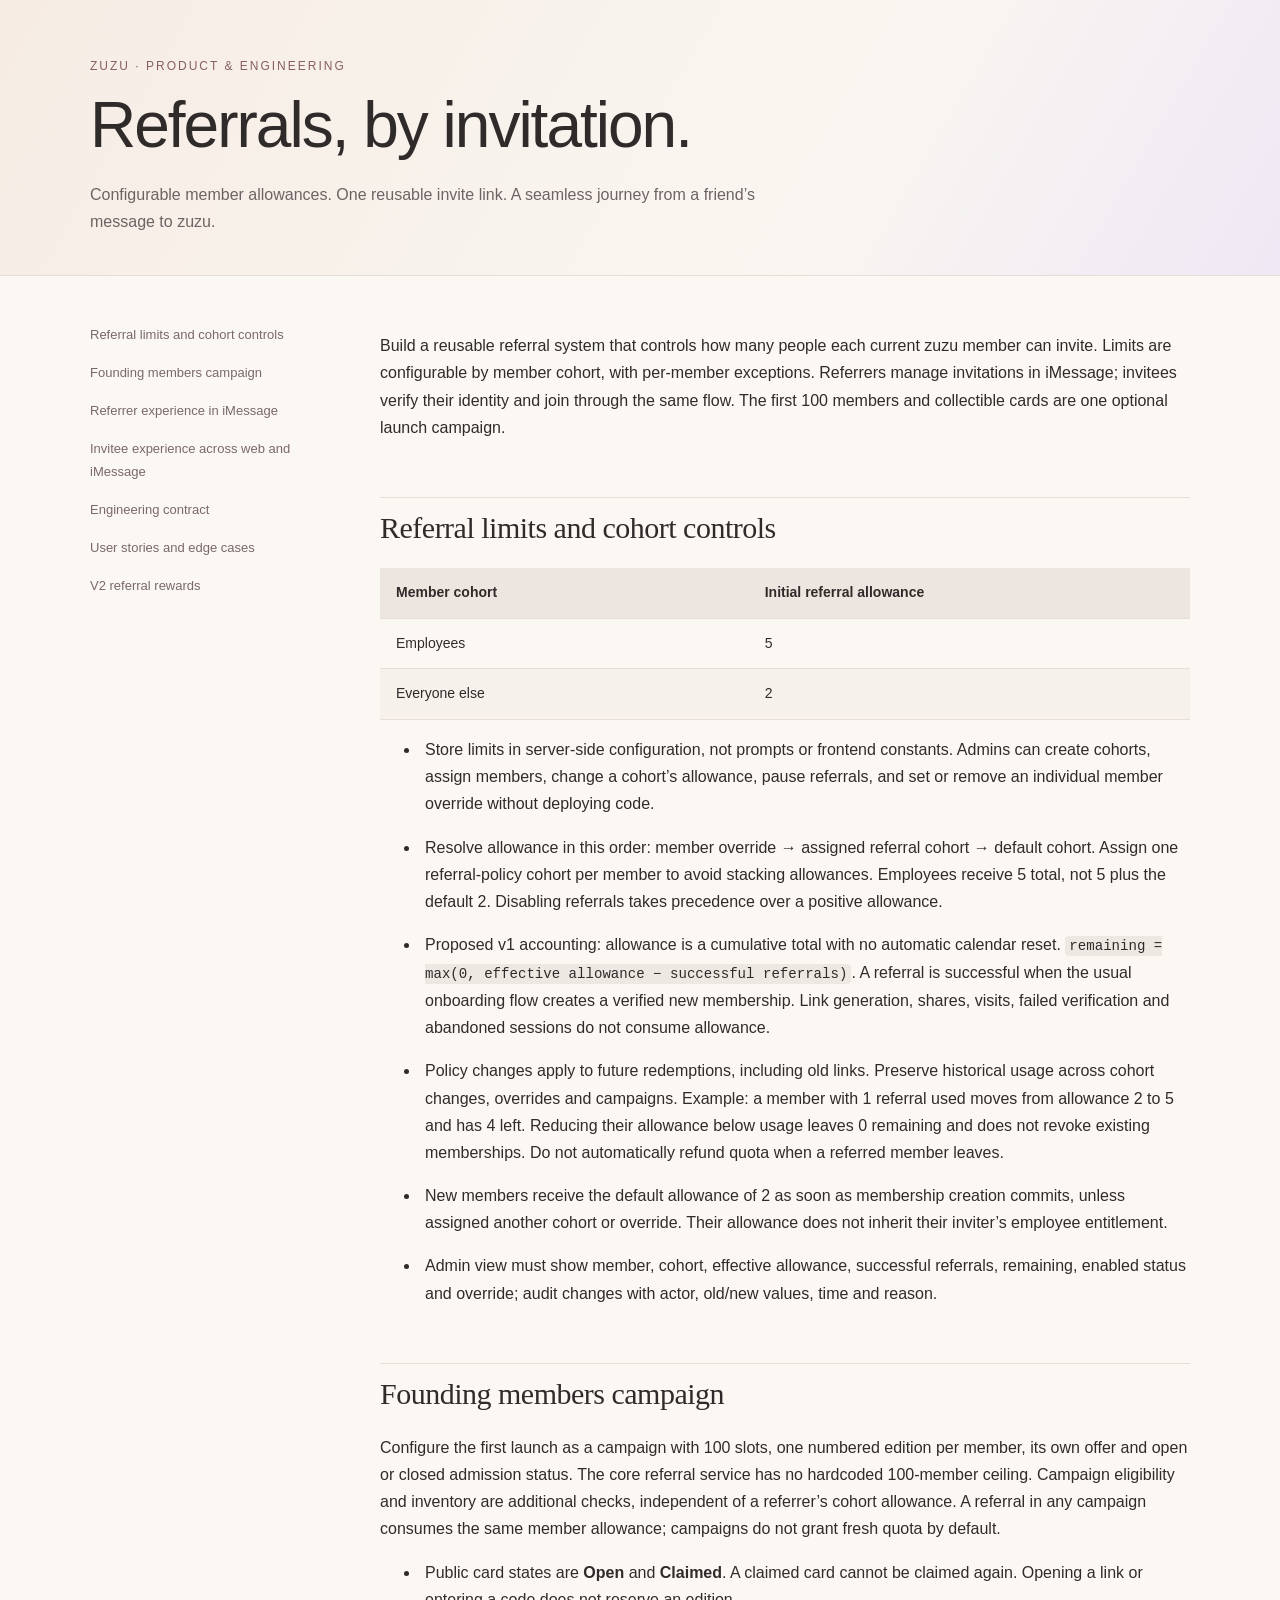
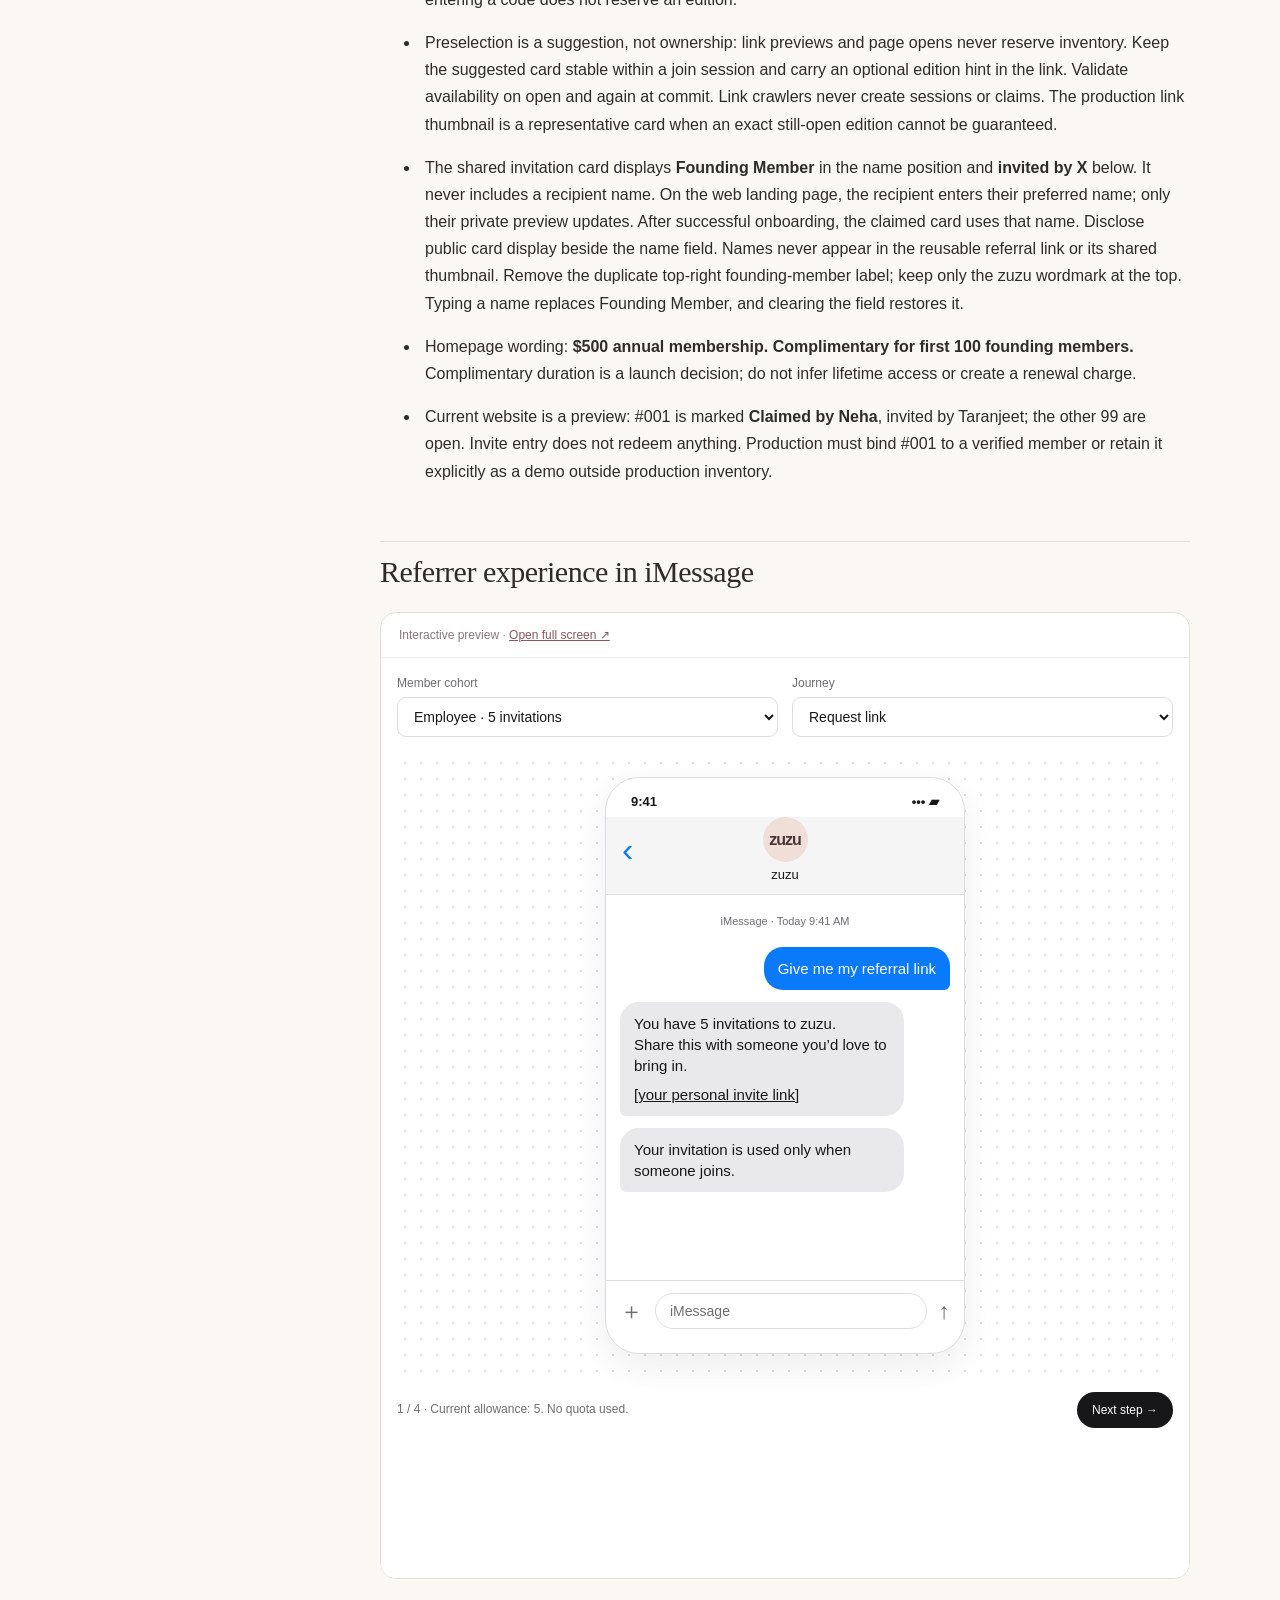
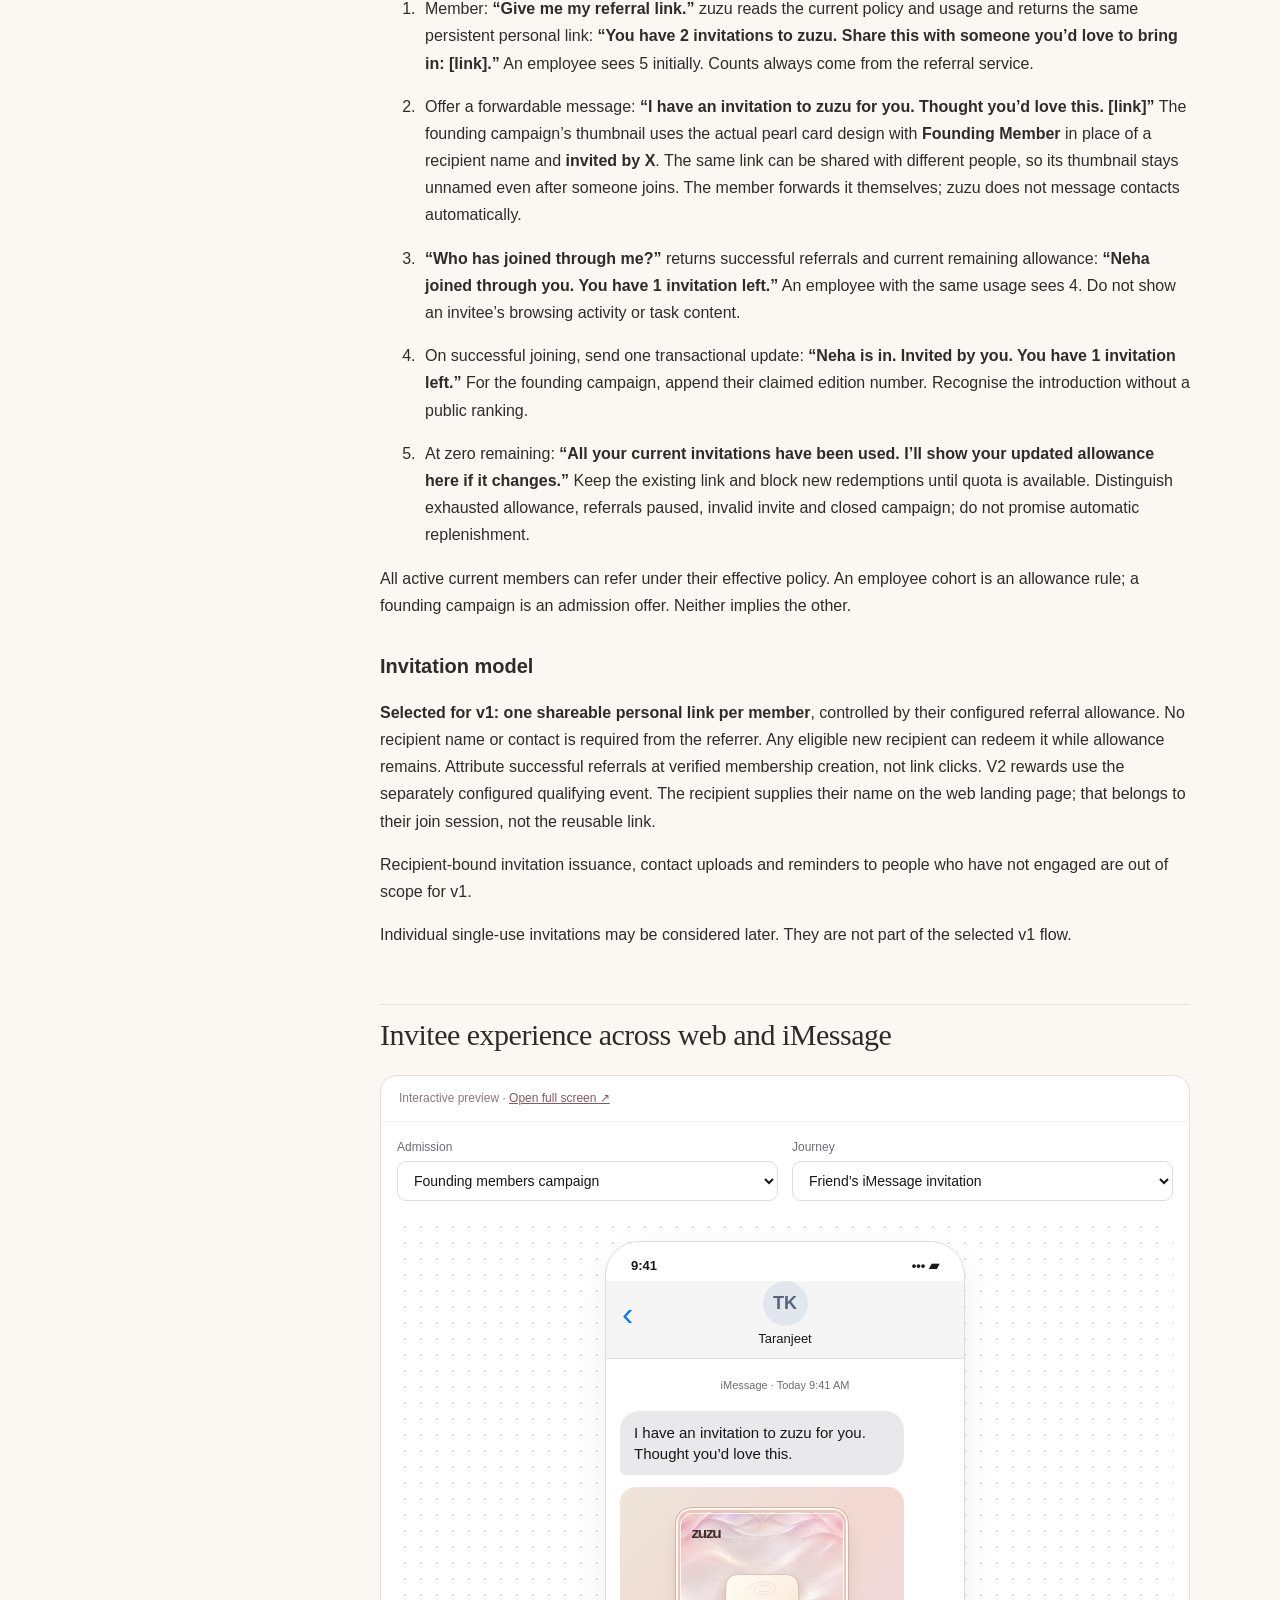
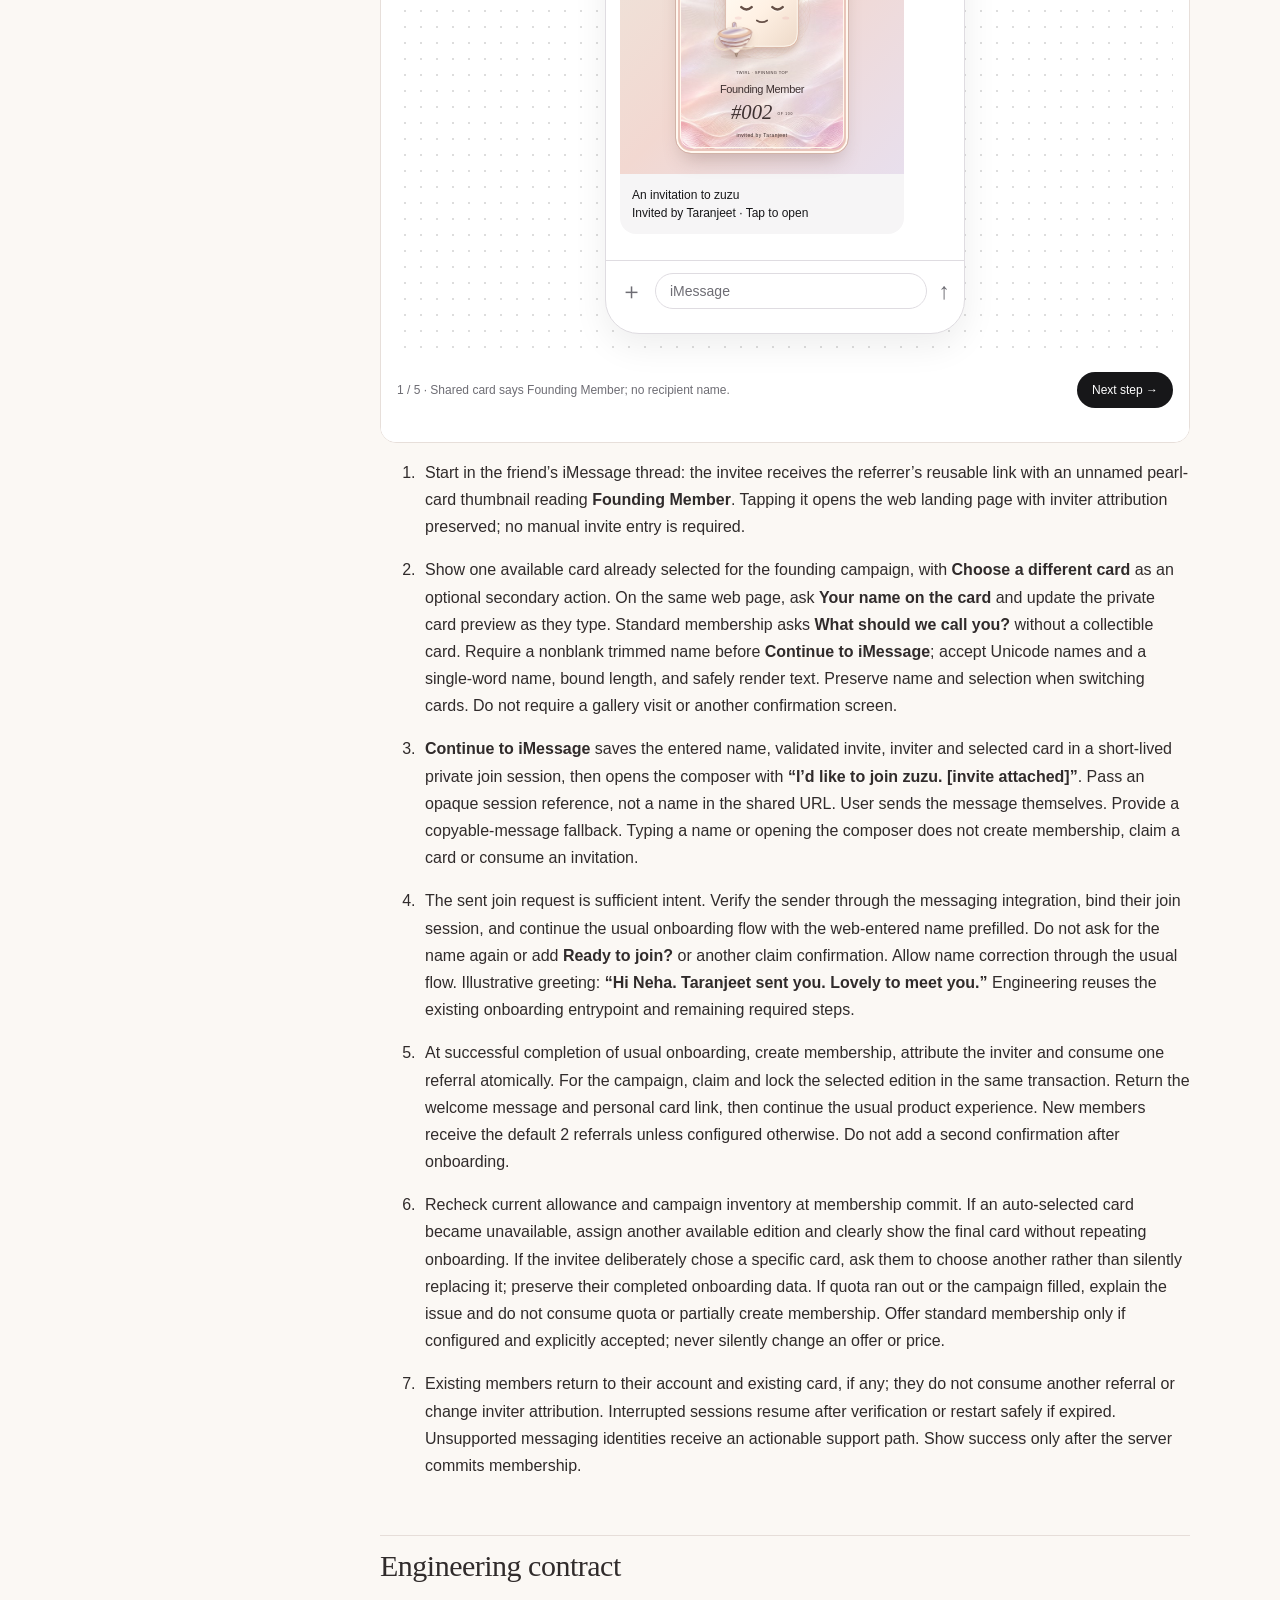
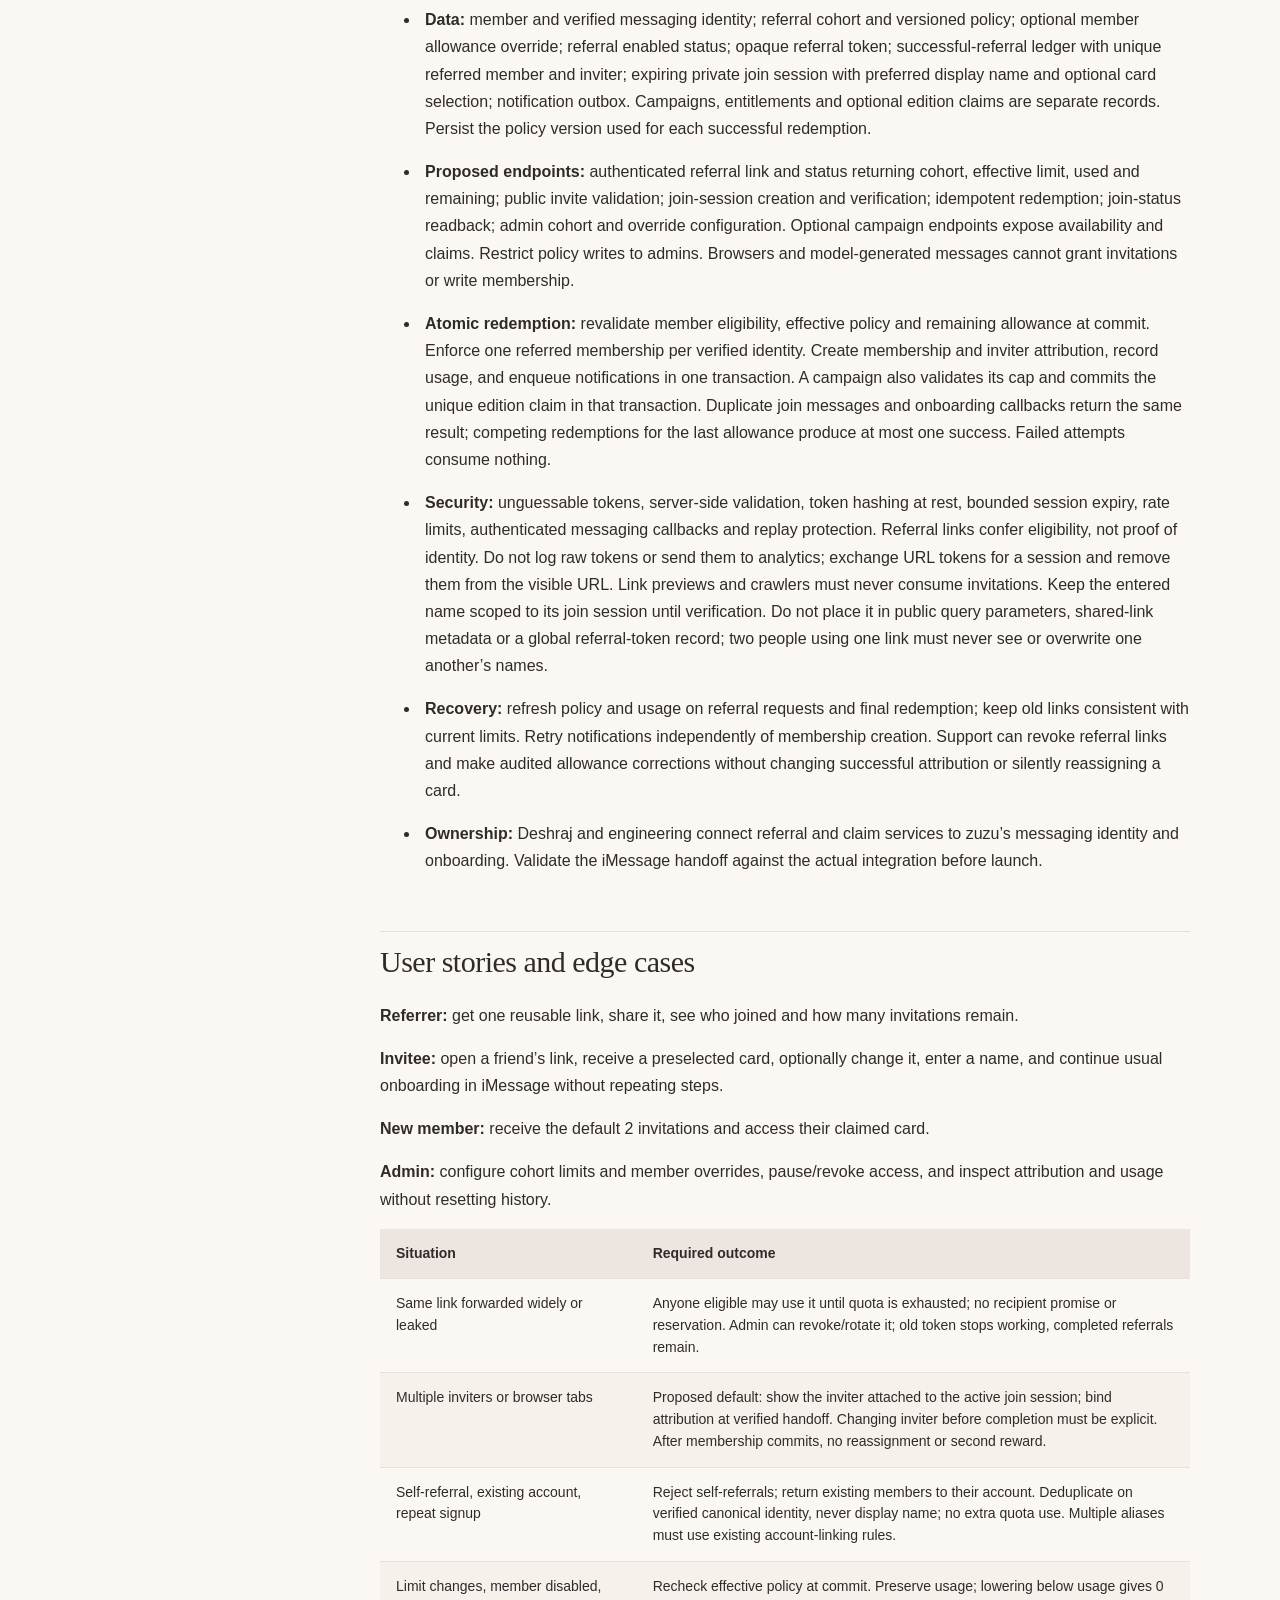
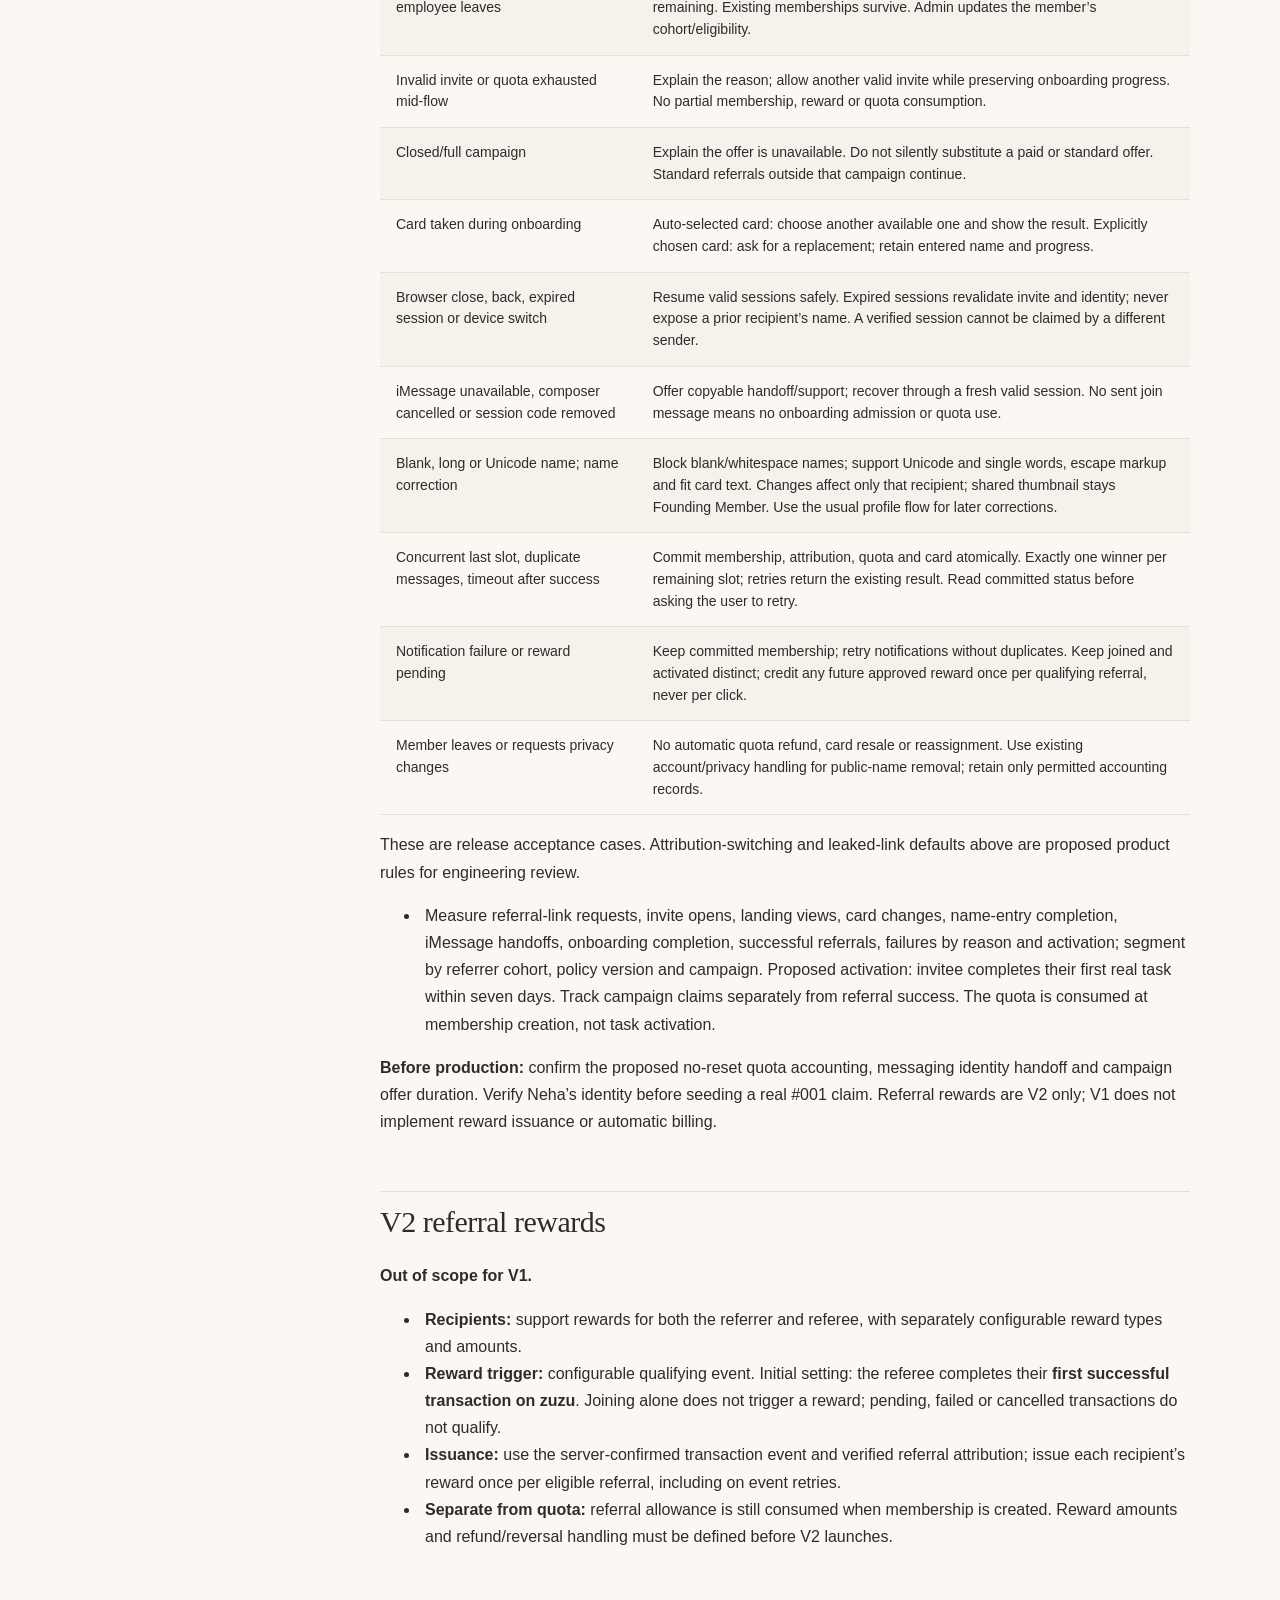
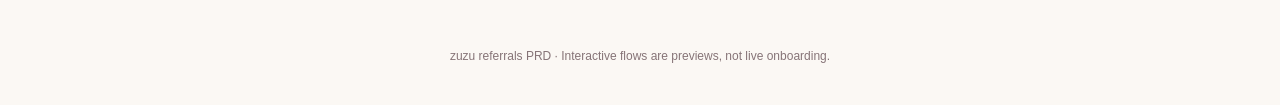
<file: index.html>
<!doctype html><html lang="en"><head><meta charset="utf-8"><meta name="viewport" content="width=device-width, initial-scale=1"><meta name="robots" content="noindex,nofollow"><title>zuzu referrals PRD</title><style>*{box-sizing:border-box}html{scroll-behavior:smooth;scroll-padding-top:35px}body{margin:0;background:#fbf8f4;color:#302b2b;font:16px/1.7 -apple-system,BlinkMacSystemFont,Segoe UI,sans-serif}header{border-bottom:1px solid #e6ded9;padding:56px max(24px,calc((100vw - 1100px)/2)) 40px;background:linear-gradient(120deg,#f6ece4,#f9f6f1 65%,#eee8f4)}.eyebrow{font-size:12px;text-transform:uppercase;letter-spacing:2px;color:#875f62}h1{font-size:clamp(36px,6vw,64px);letter-spacing:-2px;line-height:1.1;margin:14px 0 20px;font-weight:500}header p{max-width:690px;margin:0;color:#6e6364}.layout{display:grid;grid-template-columns:230px minmax(0,810px);gap:60px;max-width:1150px;padding:40px 25px;margin:auto}aside{position:sticky;top:32px;align-self:start;font-size:13px}aside a{display:block;padding:8px 0;color:#7a686b;text-decoration:none}main{min-width:0}h2{font:500 30px/1.2 Georgia,serif;letter-spacing:-.5px;margin:56px 0 22px;padding-top:12px;border-top:1px solid #e6ded9}h3{font-size:20px;margin:30px 0 15px}p,ul,ol{margin:16px 0}li{padding-left:5px}strong{font-weight:600}a{color:#86595f}code{background:#eee8e3;padding:2px 4px;border-radius:4px;font-size:.88em}.table{overflow:auto}table{border-collapse:collapse;width:100%;font-size:14px;line-height:1.55}th{text-align:left;background:#ede5df}td,th{padding:14px 16px;vertical-align:top;border-bottom:1px solid #e7dfda}td:first-child{min-width:160px}tr:nth-child(even){background:#f6f1eb}.mock{background:white;border:1px solid #e7dfda;border-radius:16px;overflow:hidden}.mock-label{padding:12px 18px;font-size:12px;color:#8c777b;border-bottom:1px solid #eee}iframe{display:block;width:100%;height:920px;border:0;background:white}footer{padding:40px;text-align:center;color:#867477;font-size:12px}@media(max-width:800px){.layout{display:block;padding:24px 18px}aside{position:static;display:flex;gap:16px;overflow:auto;border-bottom:1px solid #ddd;padding-bottom:12px}aside a{min-width:150px}iframe{height:860px}h2{font-size:28px}header{padding:36px 22px}td,th{padding:12px}}</style></head><body><header><div class="eyebrow">zuzu · Product & engineering</div><h1>Referrals, by invitation.</h1><p>Configurable member allowances. One reusable invite link. A seamless journey from a friend’s message to zuzu.</p></header><div class="layout"><aside><a href="#referral-limits-and-cohort-controls">Referral limits and cohort controls</a><a href="#founding-members-campaign">Founding members campaign</a><a href="#referrer-experience-in-imessage">Referrer experience in iMessage</a><a href="#invitee-experience-across-web-and-imessage">Invitee experience across web and iMessage</a><a href="#engineering-contract">Engineering contract</a><a href="#user-stories-and-edge-cases">User stories and edge cases</a><a href="#v2-referral-rewards">V2 referral rewards</a></aside><main><p>Build a reusable referral system that controls how many people each current zuzu member can invite. Limits are configurable by member cohort, with per-member exceptions. Referrers manage invitations in iMessage; invitees verify their identity and join through the same flow. The first 100 members and collectible cards are one optional launch campaign.</p><h2 id="referral-limits-and-cohort-controls">Referral limits and cohort controls</h2><div class="table"><table><thead><tr><th>Member cohort</th><th>Initial referral allowance</th></tr></thead><tbody><tr><td>Employees</td><td>5</td></tr><tr><td>Everyone else</td><td>2</td></tr></tbody></table></div><ul><li>Store limits in server-side configuration, not prompts or frontend constants. Admins can create cohorts, assign members, change a cohort’s allowance, pause referrals, and set or remove an individual member override without deploying code.</li></ul><ul><li>Resolve allowance in this order: member override → assigned referral cohort → default cohort. Assign one referral-policy cohort per member to avoid stacking allowances. Employees receive 5 total, not 5 plus the default 2. Disabling referrals takes precedence over a positive allowance.</li></ul><ul><li>Proposed v1 accounting: allowance is a cumulative total with no automatic calendar reset. <code>remaining = max(0, effective allowance − successful referrals)</code>. A referral is successful when the usual onboarding flow creates a verified new membership. Link generation, shares, visits, failed verification and abandoned sessions do not consume allowance.</li></ul><ul><li>Policy changes apply to future redemptions, including old links. Preserve historical usage across cohort changes, overrides and campaigns. Example: a member with 1 referral used moves from allowance 2 to 5 and has 4 left. Reducing their allowance below usage leaves 0 remaining and does not revoke existing memberships. Do not automatically refund quota when a referred member leaves.</li></ul><ul><li>New members receive the default allowance of 2 as soon as membership creation commits, unless assigned another cohort or override. Their allowance does not inherit their inviter’s employee entitlement.</li></ul><ul><li>Admin view must show member, cohort, effective allowance, successful referrals, remaining, enabled status and override; audit changes with actor, old/new values, time and reason.</li></ul><h2 id="founding-members-campaign">Founding members campaign</h2><p>Configure the first launch as a campaign with 100 slots, one numbered edition per member, its own offer and open or closed admission status. The core referral service has no hardcoded 100-member ceiling. Campaign eligibility and inventory are additional checks, independent of a referrer’s cohort allowance. A referral in any campaign consumes the same member allowance; campaigns do not grant fresh quota by default.</p><ul><li>Public card states are <strong>Open</strong> and <strong>Claimed</strong>. A claimed card cannot be claimed again. Opening a link or entering a code does not reserve an edition.</li></ul><ul><li>Preselection is a suggestion, not ownership: link previews and page opens never reserve inventory. Keep the suggested card stable within a join session and carry an optional edition hint in the link. Validate availability on open and again at commit. Link crawlers never create sessions or claims. The production link thumbnail is a representative card when an exact still-open edition cannot be guaranteed.</li></ul><ul><li>The shared invitation card displays <strong>Founding Member</strong> in the name position and <strong>invited by X</strong> below. It never includes a recipient name. On the web landing page, the recipient enters their preferred name; only their private preview updates. After successful onboarding, the claimed card uses that name. Disclose public card display beside the name field. Names never appear in the reusable referral link or its shared thumbnail. Remove the duplicate top-right founding-member label; keep only the zuzu wordmark at the top. Typing a name replaces Founding Member, and clearing the field restores it.</li></ul><ul><li>Homepage wording: <strong>$500 annual membership. Complimentary for first 100 founding members.</strong> Complimentary duration is a launch decision; do not infer lifetime access or create a renewal charge.</li></ul><ul><li>Current website is a preview: #001 is marked <strong>Claimed by Neha</strong>, invited by Taranjeet; the other 99 are open. Invite entry does not redeem anything. Production must bind #001 to a verified member or retain it explicitly as a demo outside production inventory.</li></ul><h2 id="referrer-experience-in-imessage">Referrer experience in iMessage</h2><div class="mock"><div class="mock-label">Interactive preview · <a href="referrer.html" target="_blank">Open full screen ↗</a></div><iframe title="referrer interactive journey" src="referrer.html" loading="lazy"></iframe></div><ol start="1"><li>Member: <strong>“Give me my referral link.”</strong> zuzu reads the current policy and usage and returns the same persistent personal link: <strong>“You have 2 invitations to zuzu. Share this with someone you’d love to bring in: [link].”</strong> An employee sees 5 initially. Counts always come from the referral service.</li></ol><ol start="2"><li>Offer a forwardable message: <strong>“I have an invitation to zuzu for you. Thought you’d love this. [link]”</strong> The founding campaign’s thumbnail uses the actual pearl card design with <strong>Founding Member</strong> in place of a recipient name and <strong>invited by X</strong>. The same link can be shared with different people, so its thumbnail stays unnamed even after someone joins. The member forwards it themselves; zuzu does not message contacts automatically.</li></ol><ol start="3"><li><strong>“Who has joined through me?”</strong> returns successful referrals and current remaining allowance: <strong>“Neha joined through you. You have 1 invitation left.”</strong> An employee with the same usage sees 4. Do not show an invitee’s browsing activity or task content.</li></ol><ol start="4"><li>On successful joining, send one transactional update: <strong>“Neha is in. Invited by you. You have 1 invitation left.”</strong> For the founding campaign, append their claimed edition number. Recognise the introduction without a public ranking.</li></ol><ol start="5"><li>At zero remaining: <strong>“All your current invitations have been used. I’ll show your updated allowance here if it changes.”</strong> Keep the existing link and block new redemptions until quota is available. Distinguish exhausted allowance, referrals paused, invalid invite and closed campaign; do not promise automatic replenishment.</li></ol><p>All active current members can refer under their effective policy. An employee cohort is an allowance rule; a founding campaign is an admission offer. Neither implies the other.</p><h3 id="invitation-model">Invitation model</h3><p><strong>Selected for v1: one shareable personal link per member</strong>, controlled by their configured referral allowance. No recipient name or contact is required from the referrer. Any eligible new recipient can redeem it while allowance remains. Attribute successful referrals at verified membership creation, not link clicks. V2 rewards use the separately configured qualifying event. The recipient supplies their name on the web landing page; that belongs to their join session, not the reusable link.</p><p>Recipient-bound invitation issuance, contact uploads and reminders to people who have not engaged are out of scope for v1.</p><p>Individual single-use invitations may be considered later. They are not part of the selected v1 flow.</p><h2 id="invitee-experience-across-web-and-imessage">Invitee experience across web and iMessage</h2><div class="mock"><div class="mock-label">Interactive preview · <a href="invitee.html" target="_blank">Open full screen ↗</a></div><iframe title="invitee interactive journey" src="invitee.html" loading="lazy"></iframe></div><ol start="1"><li>Start in the friend’s iMessage thread: the invitee receives the referrer’s reusable link with an unnamed pearl-card thumbnail reading <strong>Founding Member</strong>. Tapping it opens the web landing page with inviter attribution preserved; no manual invite entry is required.</li></ol><ol start="2"><li>Show one available card already selected for the founding campaign, with <strong>Choose a different card</strong> as an optional secondary action. On the same web page, ask <strong>Your name on the card</strong> and update the private card preview as they type. Standard membership asks <strong>What should we call you?</strong> without a collectible card. Require a nonblank trimmed name before <strong>Continue to iMessage</strong>; accept Unicode names and a single-word name, bound length, and safely render text. Preserve name and selection when switching cards. Do not require a gallery visit or another confirmation screen.</li></ol><ol start="3"><li><strong>Continue to iMessage</strong> saves the entered name, validated invite, inviter and selected card in a short-lived private join session, then opens the composer with <strong>“I’d like to join zuzu. [invite attached]”</strong>. Pass an opaque session reference, not a name in the shared URL. User sends the message themselves. Provide a copyable-message fallback. Typing a name or opening the composer does not create membership, claim a card or consume an invitation.</li></ol><ol start="4"><li>The sent join request is sufficient intent. Verify the sender through the messaging integration, bind their join session, and continue the usual onboarding flow with the web-entered name prefilled. Do not ask for the name again or add <strong>Ready to join?</strong> or another claim confirmation. Allow name correction through the usual flow. Illustrative greeting: <strong>“Hi Neha. Taranjeet sent you. Lovely to meet you.”</strong> Engineering reuses the existing onboarding entrypoint and remaining required steps.</li></ol><ol start="5"><li>At successful completion of usual onboarding, create membership, attribute the inviter and consume one referral atomically. For the campaign, claim and lock the selected edition in the same transaction. Return the welcome message and personal card link, then continue the usual product experience. New members receive the default 2 referrals unless configured otherwise. Do not add a second confirmation after onboarding.</li></ol><ol start="6"><li>Recheck current allowance and campaign inventory at membership commit. If an auto-selected card became unavailable, assign another available edition and clearly show the final card without repeating onboarding. If the invitee deliberately chose a specific card, ask them to choose another rather than silently replacing it; preserve their completed onboarding data. If quota ran out or the campaign filled, explain the issue and do not consume quota or partially create membership. Offer standard membership only if configured and explicitly accepted; never silently change an offer or price.</li></ol><ol start="7"><li>Existing members return to their account and existing card, if any; they do not consume another referral or change inviter attribution. Interrupted sessions resume after verification or restart safely if expired. Unsupported messaging identities receive an actionable support path. Show success only after the server commits membership.</li></ol><h2 id="engineering-contract">Engineering contract</h2><ul><li><strong>Data:</strong> member and verified messaging identity; referral cohort and versioned policy; optional member allowance override; referral enabled status; opaque referral token; successful-referral ledger with unique referred member and inviter; expiring private join session with preferred display name and optional card selection; notification outbox. Campaigns, entitlements and optional edition claims are separate records. Persist the policy version used for each successful redemption.</li></ul><ul><li><strong>Proposed endpoints:</strong> authenticated referral link and status returning cohort, effective limit, used and remaining; public invite validation; join-session creation and verification; idempotent redemption; join-status readback; admin cohort and override configuration. Optional campaign endpoints expose availability and claims. Restrict policy writes to admins. Browsers and model-generated messages cannot grant invitations or write membership.</li></ul><ul><li><strong>Atomic redemption:</strong> revalidate member eligibility, effective policy and remaining allowance at commit. Enforce one referred membership per verified identity. Create membership and inviter attribution, record usage, and enqueue notifications in one transaction. A campaign also validates its cap and commits the unique edition claim in that transaction. Duplicate join messages and onboarding callbacks return the same result; competing redemptions for the last allowance produce at most one success. Failed attempts consume nothing.</li></ul><ul><li><strong>Security:</strong> unguessable tokens, server-side validation, token hashing at rest, bounded session expiry, rate limits, authenticated messaging callbacks and replay protection. Referral links confer eligibility, not proof of identity. Do not log raw tokens or send them to analytics; exchange URL tokens for a session and remove them from the visible URL. Link previews and crawlers must never consume invitations. Keep the entered name scoped to its join session until verification. Do not place it in public query parameters, shared-link metadata or a global referral-token record; two people using one link must never see or overwrite one another’s names.</li></ul><ul><li><strong>Recovery:</strong> refresh policy and usage on referral requests and final redemption; keep old links consistent with current limits. Retry notifications independently of membership creation. Support can revoke referral links and make audited allowance corrections without changing successful attribution or silently reassigning a card.</li></ul><ul><li><strong>Ownership:</strong> Deshraj and engineering connect referral and claim services to zuzu’s messaging identity and onboarding. Validate the iMessage handoff against the actual integration before launch.</li></ul><h2 id="user-stories-and-edge-cases">User stories and edge cases</h2><p><strong>Referrer:</strong> get one reusable link, share it, see who joined and how many invitations remain.</p><p><strong>Invitee:</strong> open a friend’s link, receive a preselected card, optionally change it, enter a name, and continue usual onboarding in iMessage without repeating steps.</p><p><strong>New member:</strong> receive the default 2 invitations and access their claimed card.</p><p><strong>Admin:</strong> configure cohort limits and member overrides, pause/revoke access, and inspect attribution and usage without resetting history.</p><div class="table"><table><thead><tr><th>Situation</th><th>Required outcome</th></tr></thead><tbody><tr><td>Same link forwarded widely or leaked</td><td>Anyone eligible may use it until quota is exhausted; no recipient promise or reservation. Admin can revoke/rotate it; old token stops working, completed referrals remain.</td></tr><tr><td>Multiple inviters or browser tabs</td><td>Proposed default: show the inviter attached to the active join session; bind attribution at verified handoff. Changing inviter before completion must be explicit. After membership commits, no reassignment or second reward.</td></tr><tr><td>Self-referral, existing account, repeat signup</td><td>Reject self-referrals; return existing members to their account. Deduplicate on verified canonical identity, never display name; no extra quota use. Multiple aliases must use existing account-linking rules.</td></tr><tr><td>Limit changes, member disabled, employee leaves</td><td>Recheck effective policy at commit. Preserve usage; lowering below usage gives 0 remaining. Existing memberships survive. Admin updates the member’s cohort/eligibility.</td></tr><tr><td>Invalid invite or quota exhausted mid-flow</td><td>Explain the reason; allow another valid invite while preserving onboarding progress. No partial membership, reward or quota consumption.</td></tr><tr><td>Closed/full campaign</td><td>Explain the offer is unavailable. Do not silently substitute a paid or standard offer. Standard referrals outside that campaign continue.</td></tr><tr><td>Card taken during onboarding</td><td>Auto-selected card: choose another available one and show the result. Explicitly chosen card: ask for a replacement; retain entered name and progress.</td></tr><tr><td>Browser close, back, expired session or device switch</td><td>Resume valid sessions safely. Expired sessions revalidate invite and identity; never expose a prior recipient’s name. A verified session cannot be claimed by a different sender.</td></tr><tr><td>iMessage unavailable, composer cancelled or session code removed</td><td>Offer copyable handoff/support; recover through a fresh valid session. No sent join message means no onboarding admission or quota use.</td></tr><tr><td>Blank, long or Unicode name; name correction</td><td>Block blank/whitespace names; support Unicode and single words, escape markup and fit card text. Changes affect only that recipient; shared thumbnail stays Founding Member. Use the usual profile flow for later corrections.</td></tr><tr><td>Concurrent last slot, duplicate messages, timeout after success</td><td>Commit membership, attribution, quota and card atomically. Exactly one winner per remaining slot; retries return the existing result. Read committed status before asking the user to retry.</td></tr><tr><td>Notification failure or reward pending</td><td>Keep committed membership; retry notifications without duplicates. Keep joined and activated distinct; credit any future approved reward once per qualifying referral, never per click.</td></tr><tr><td>Member leaves or requests privacy changes</td><td>No automatic quota refund, card resale or reassignment. Use existing account/privacy handling for public-name removal; retain only permitted accounting records.</td></tr></tbody></table></div><p>These are release acceptance cases. Attribution-switching and leaked-link defaults above are proposed product rules for engineering review.</p><ul><li>Measure referral-link requests, invite opens, landing views, card changes, name-entry completion, iMessage handoffs, onboarding completion, successful referrals, failures by reason and activation; segment by referrer cohort, policy version and campaign. Proposed activation: invitee completes their first real task within seven days. Track campaign claims separately from referral success. The quota is consumed at membership creation, not task activation.</li></ul><p><strong>Before production:</strong> confirm the proposed no-reset quota accounting, messaging identity handoff and campaign offer duration. Verify Neha’s identity before seeding a real #001 claim. Referral rewards are V2 only; V1 does not implement reward issuance or automatic billing.</p><h2 id="v2-referral-rewards">V2 referral rewards</h2><p><strong>Out of scope for V1.</strong></p><ul><li><strong>Recipients:</strong> support rewards for both the referrer and referee, with separately configurable reward types and amounts.</li><li><strong>Reward trigger:</strong> configurable qualifying event. Initial setting: the referee completes their <strong>first successful transaction on zuzu</strong>. Joining alone does not trigger a reward; pending, failed or cancelled transactions do not qualify.</li><li><strong>Issuance:</strong> use the server-confirmed transaction event and verified referral attribution; issue each recipient’s reward once per eligible referral, including on event retries.</li><li><strong>Separate from quota:</strong> referral allowance is still consumed when membership is created. Reward amounts and refund/reversal handling must be defined before V2 launches.</li></ul></main></div><footer>zuzu referrals PRD · Interactive flows are previews, not live onboarding.</footer></body></html>
</file>
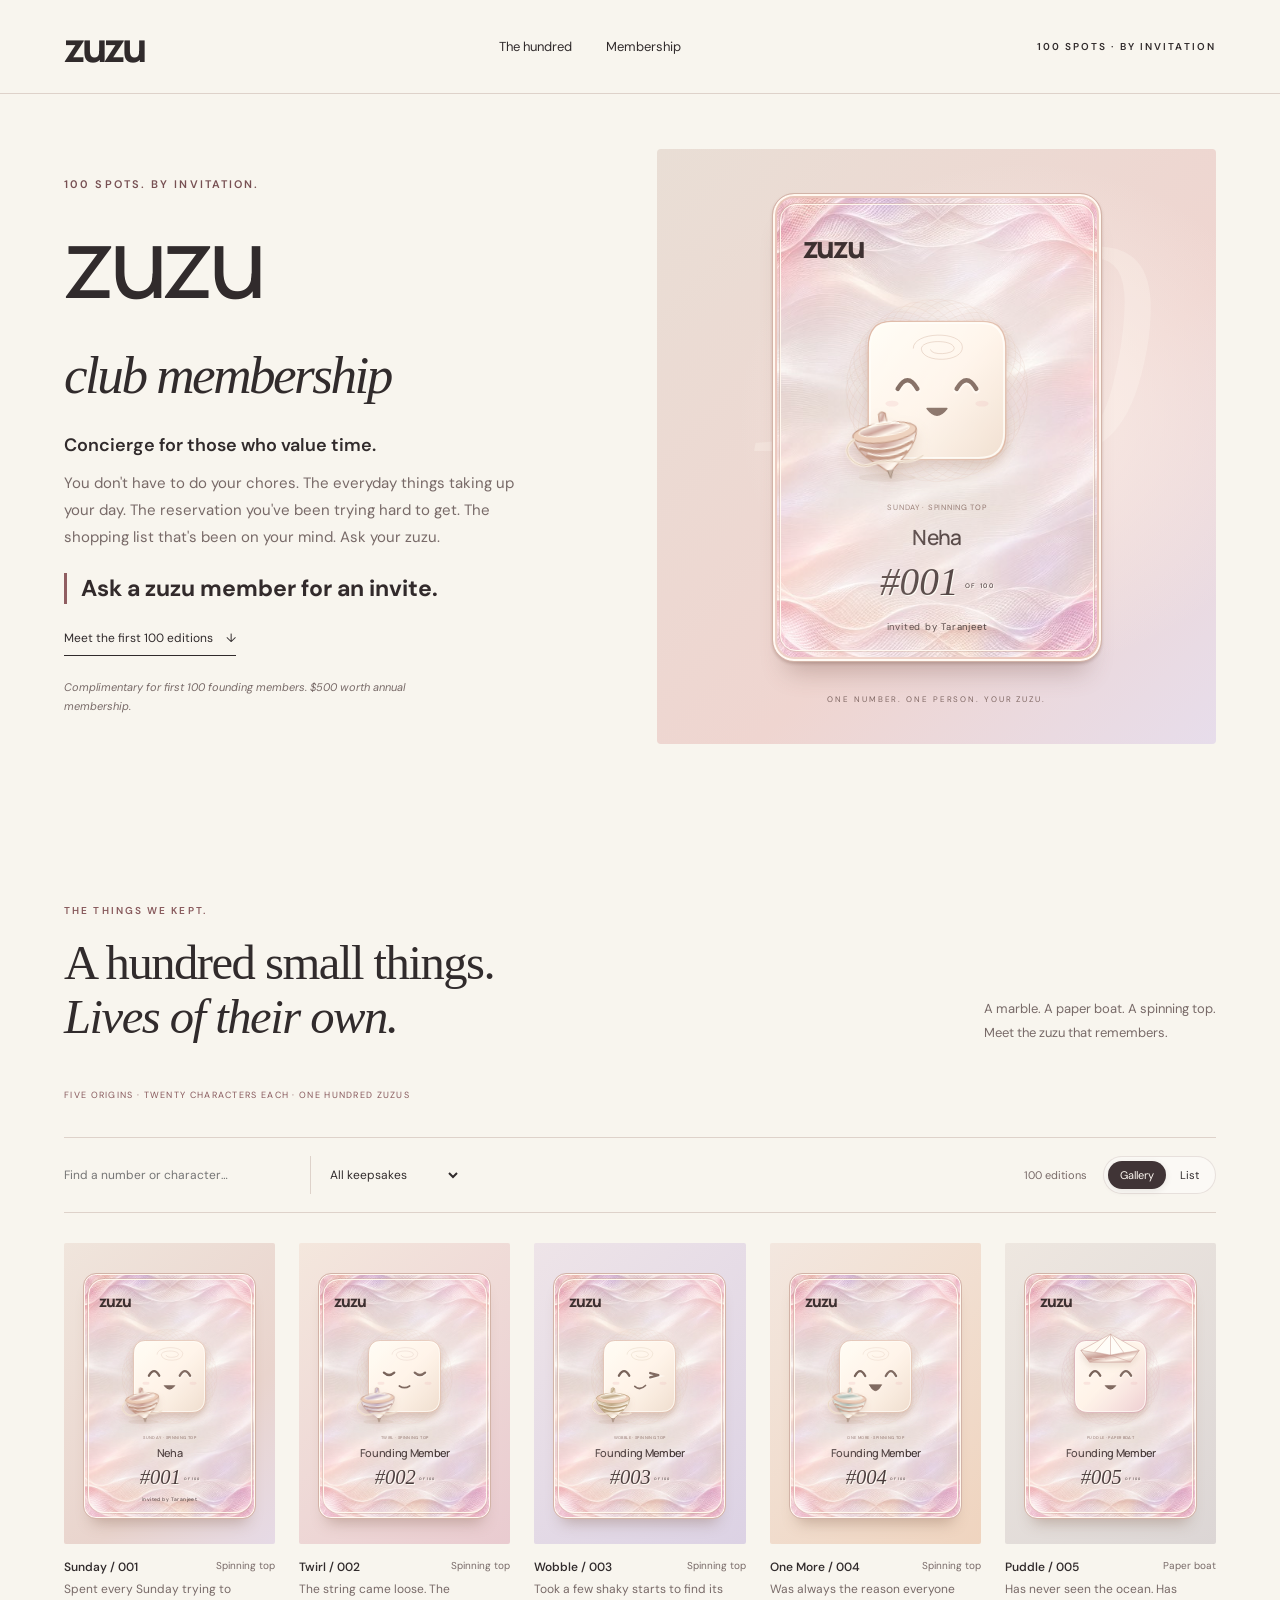
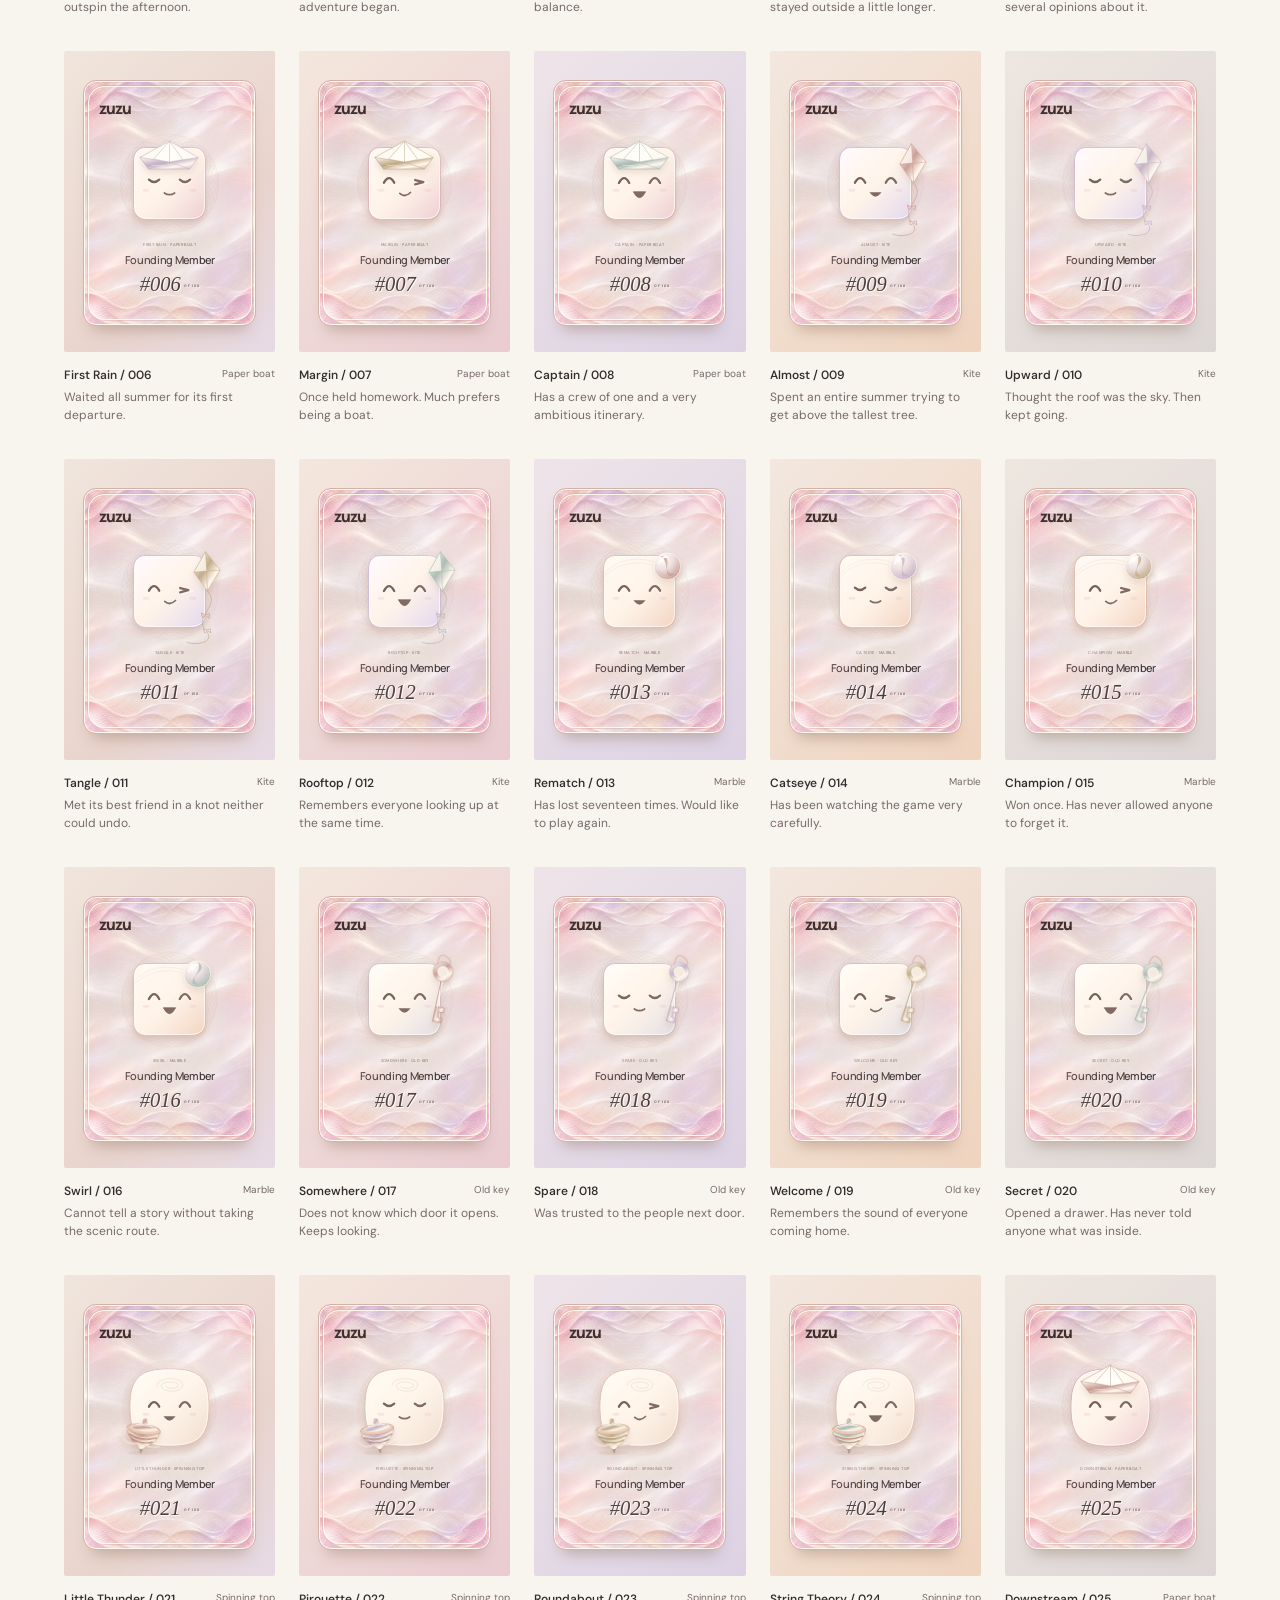
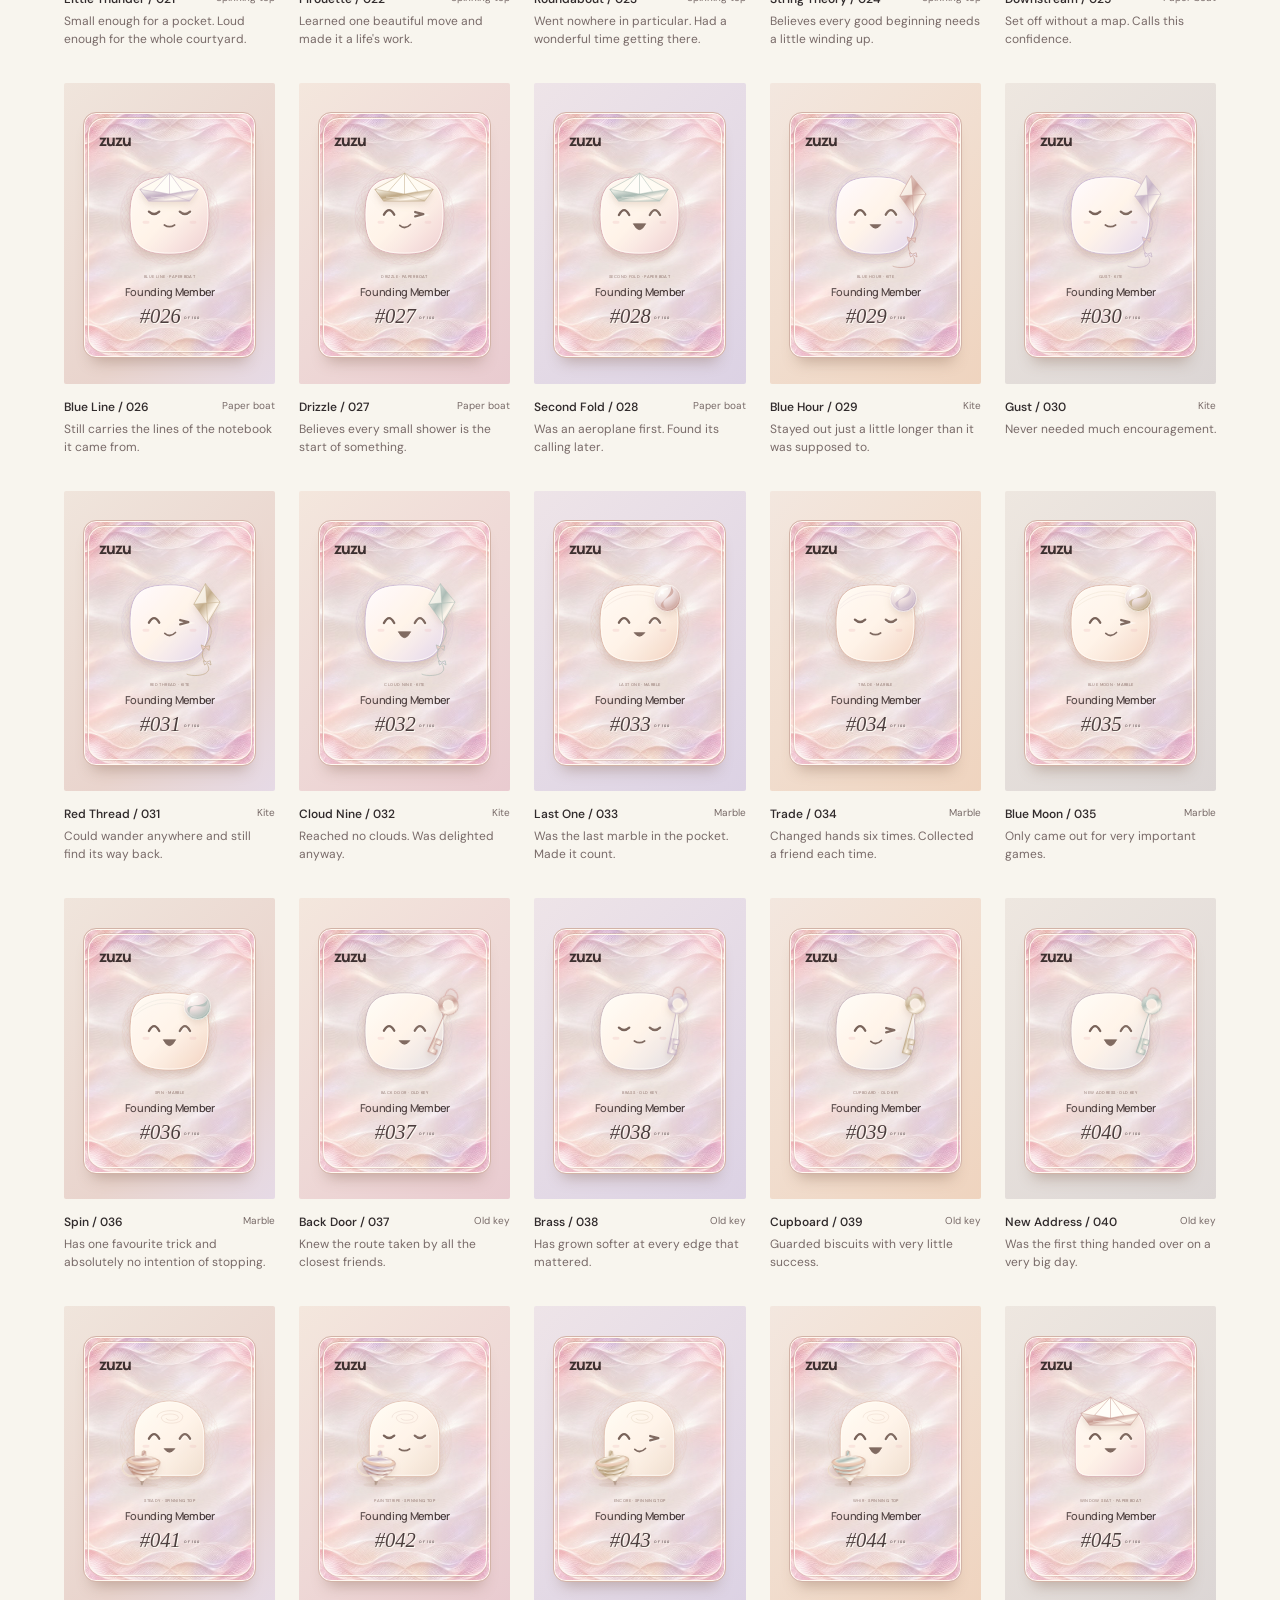
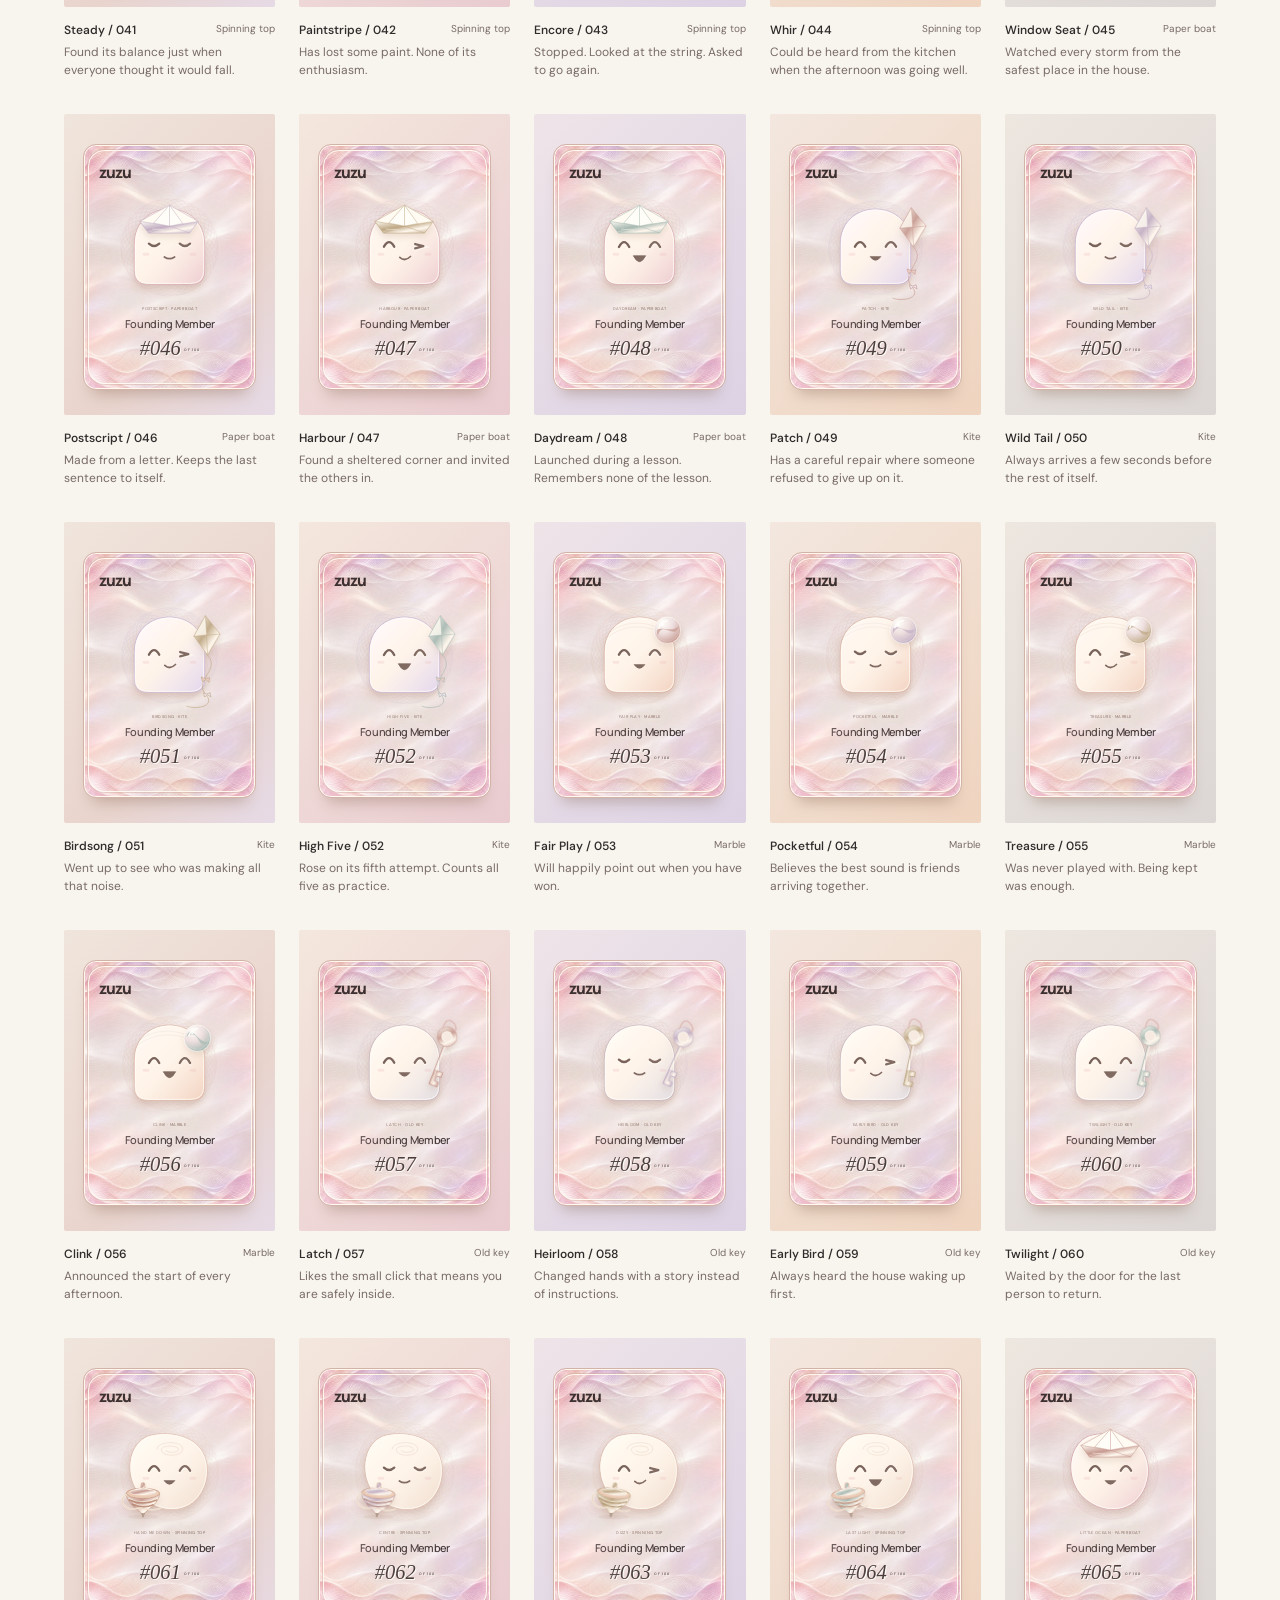
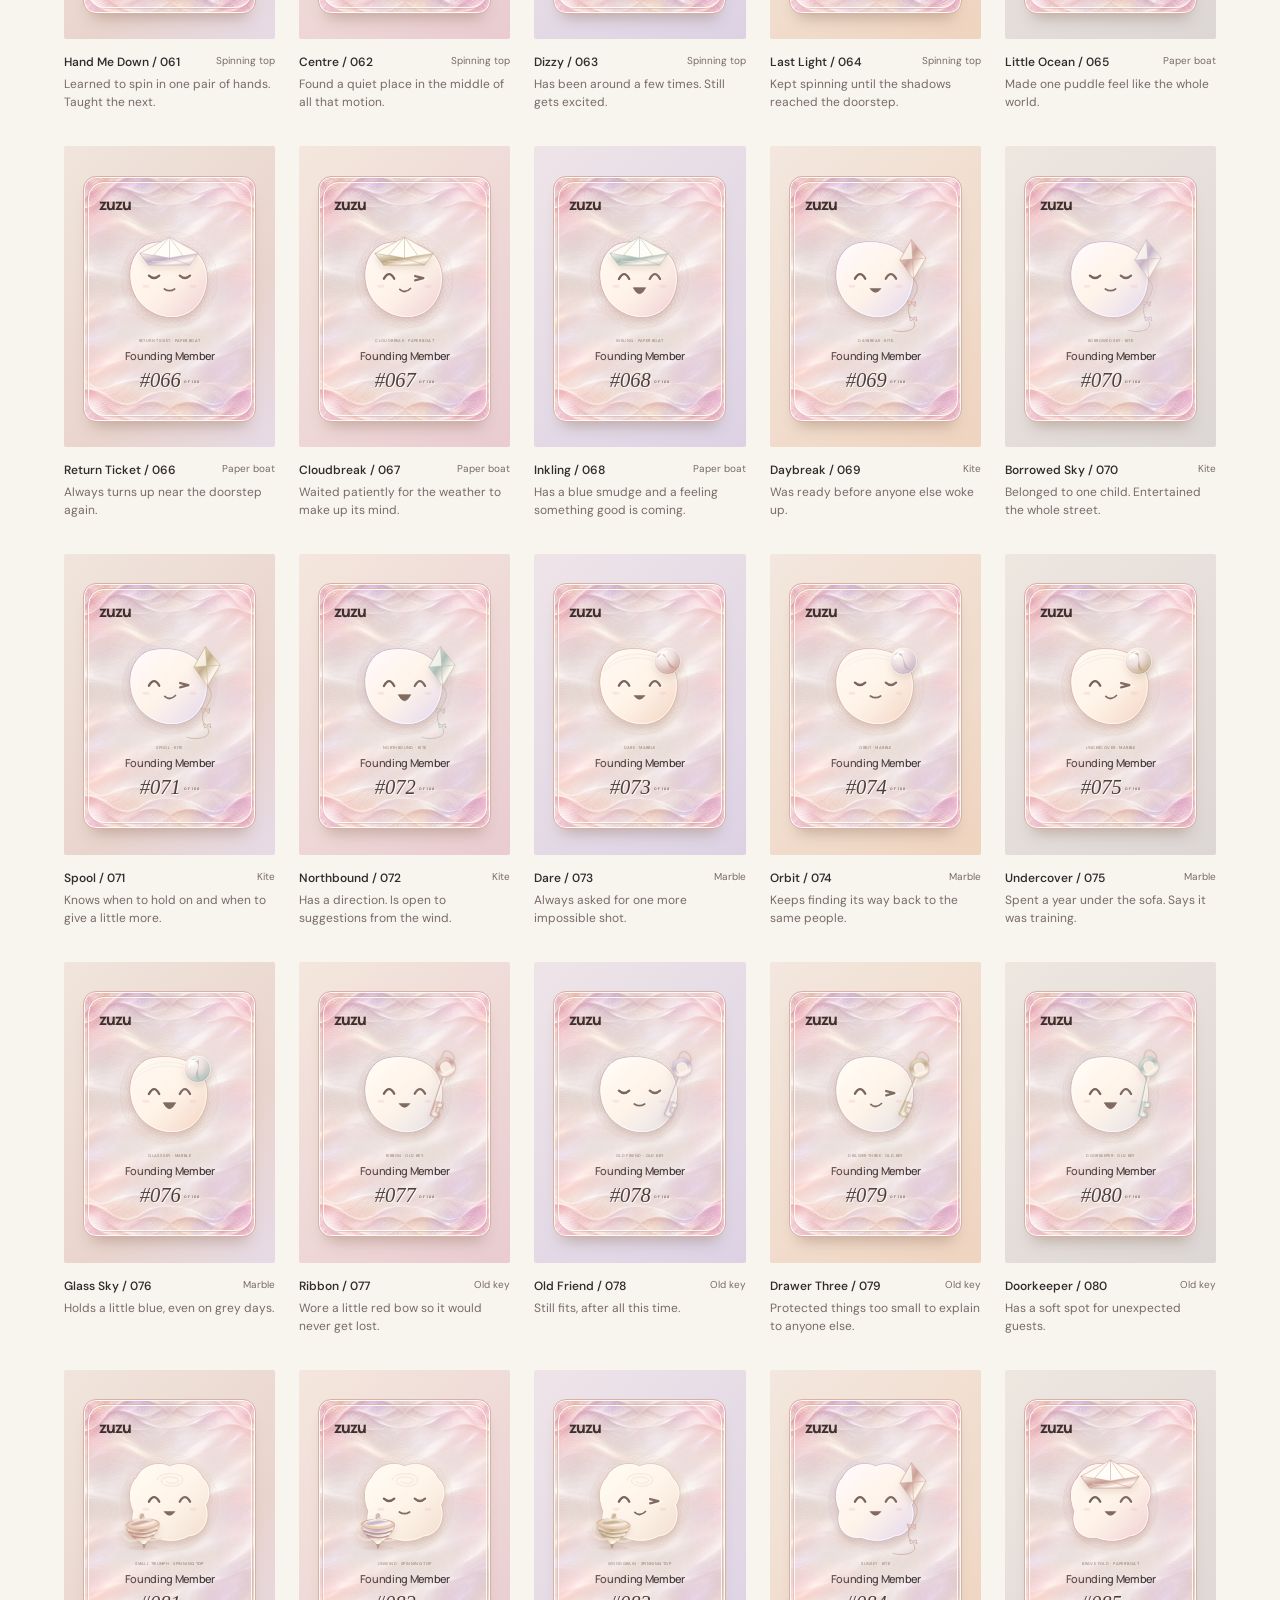
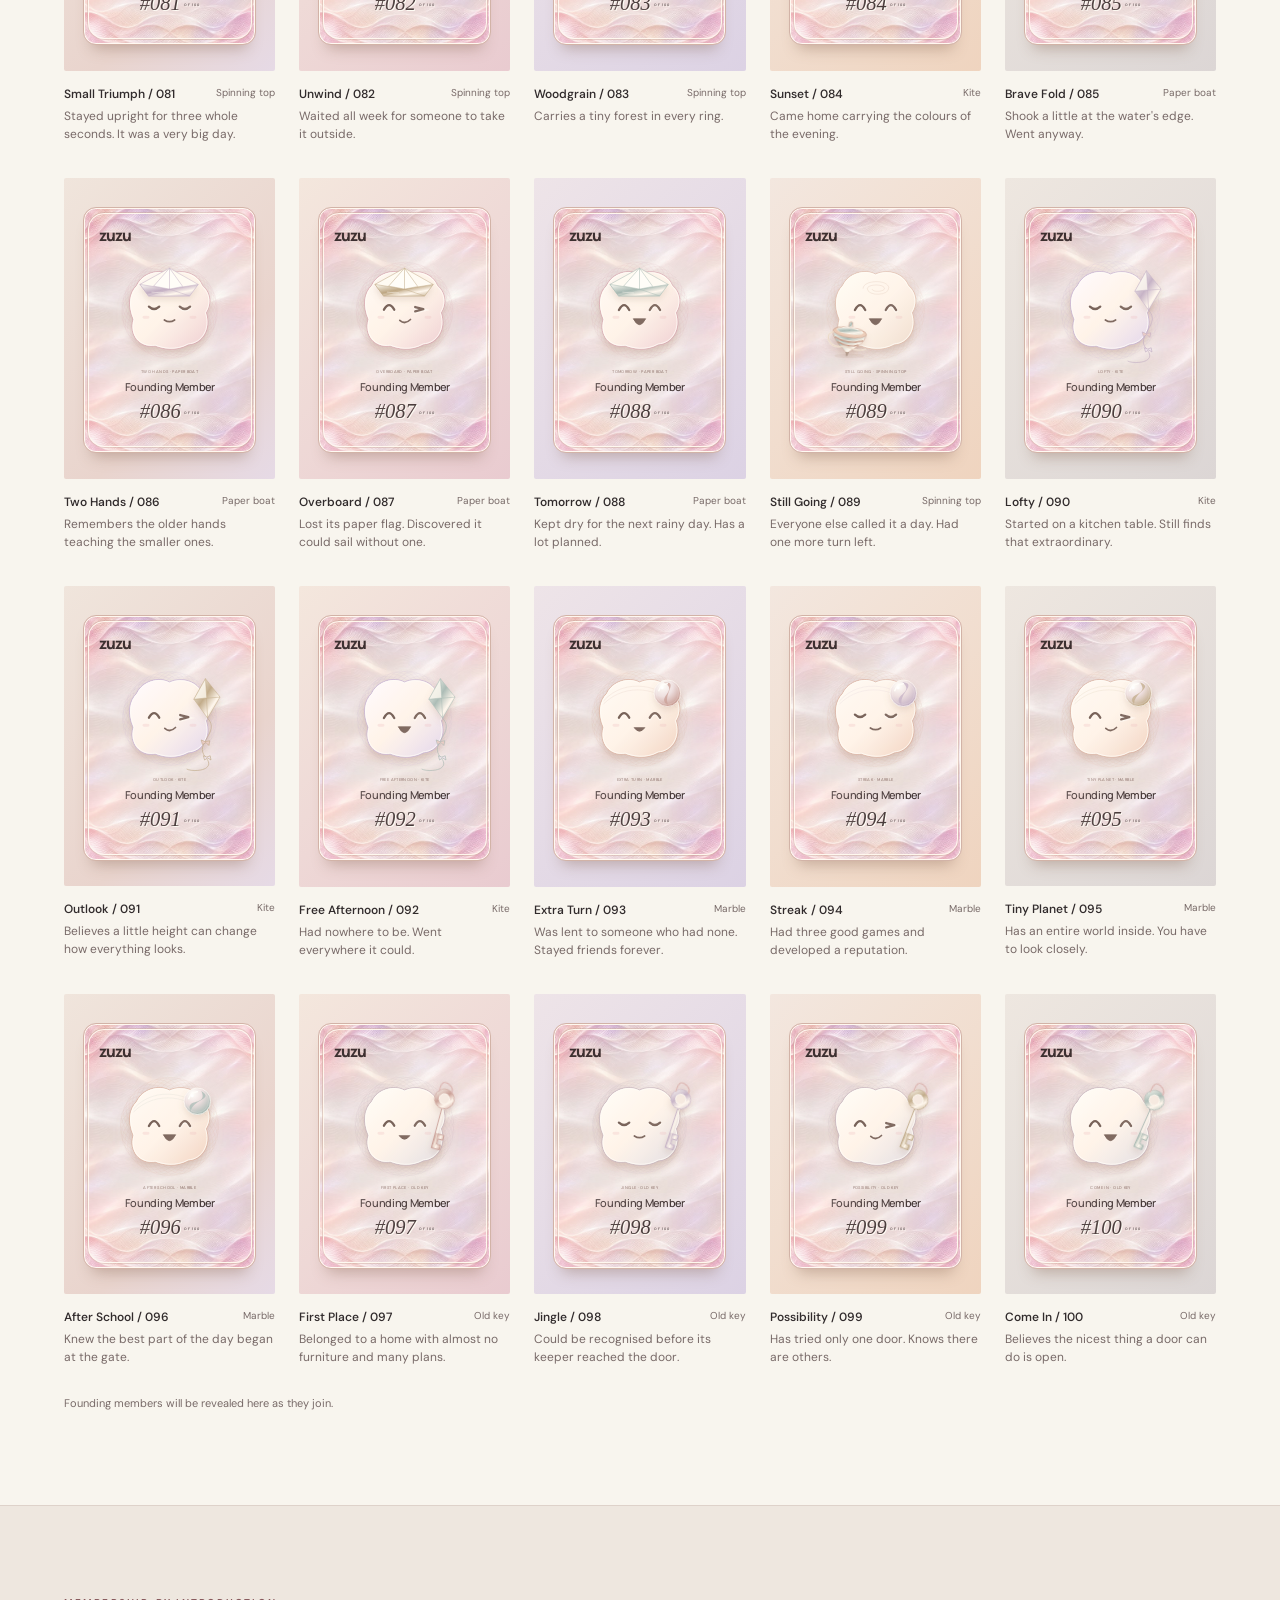
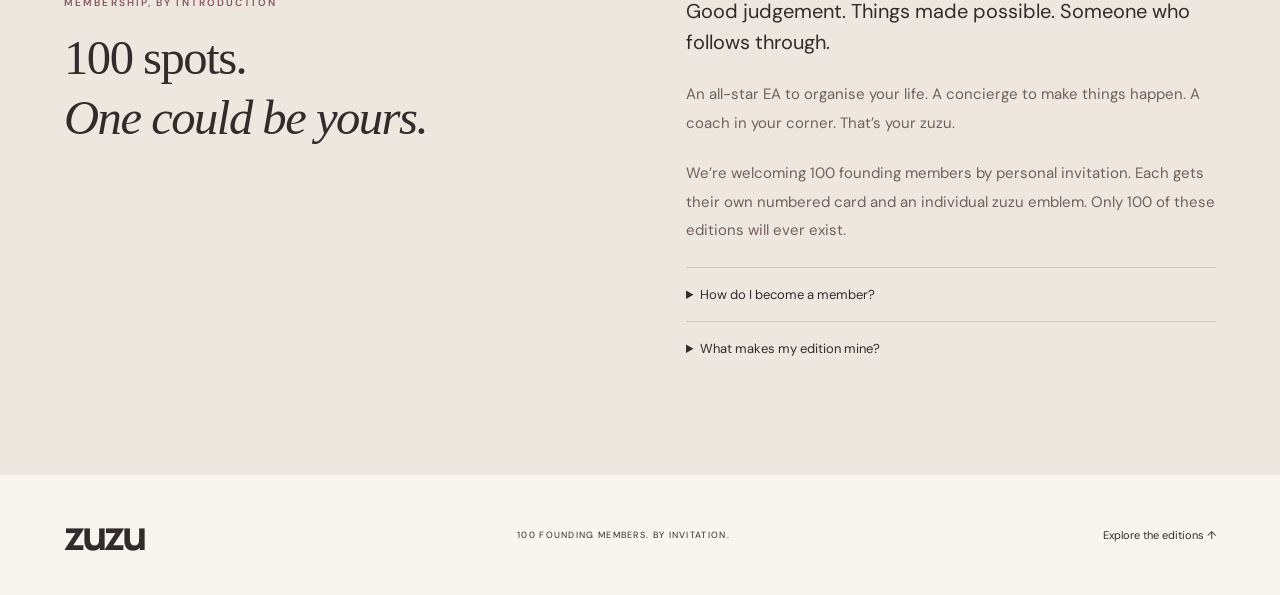
<file: founding-gallery/index.html>
<!doctype html>
<html lang="en"><head><meta charset="utf-8"><meta name="viewport" content="width=device-width,initial-scale=1"><meta name="theme-color" content="#f8f3ec"><meta name="description" content="zuzu club membership. Concierge for those who value time. 100 spots. By invitation."><meta property="og:title" content="zuzu club membership — 100 spots. By invitation."><meta property="og:description" content="Concierge for those who value time. 100 spots. By invitation."><title>zuzu club membership — 100 spots. By invitation.</title><link rel="icon" href="emblems/zuzu-001.svg" type="image/svg+xml"><link rel="stylesheet" href="style.css"><script src="gallery.js" defer></script></head>
<body><a class="skip" href="#collection">Skip to the collection</a><header><a href="#" class="wordmark" aria-label="Zuzu home">zuzu</a><nav aria-label="Main"><a href="#collection">The hundred</a><a href="#beginning">Membership</a></nav><span class="nav-edition">100 SPOTS · BY INVITATION</span></header>
<main><section class="membership-hero"><div class="intro"><p class="eyebrow">100 SPOTS. BY INVITATION.</p><h1>zuzu<br><em>club membership</em></h1><p class="hero-promise">Concierge for those who value time.</p><p class="vision">You don't have to do your chores. The everyday things taking up your day. The reservation you've been trying hard to get. The shopping list that's been on your mind. Ask your zuzu.</p><p class="invitation-copy" style="border-inline-start:3px solid #905e61;padding-inline-start:14px;color:#322a2b;font-size:clamp(18px,2vw,23px);line-height:1.35;margin:0 0 22px"><strong>Ask a zuzu member for an invite.</strong></p><a class="text-link" href="#collection">Meet the first 100 editions <span>↓</span></a><p class="membership-price"><em>Complimentary for first 100 founding members. $500 worth annual membership.</em></p></div><section class="showcase" aria-label="One of 100 founding member cards"><div class="edition-watermark" aria-hidden="true">100</div><div class="card-stage" id="card-stage"><div class="hero-wrap"><div id="portrait-card" class="tilt-shell"><div class="member-card vertical" aria-label="Founding edition 001"><div class="card-top"><span class="card-wordmark">zuzu</span></div><img class="card-art" src="emblems/zuzu-001.svg" alt="Sunday, Spinning top zuzu" loading="lazy"><div class="card-memory">Sunday · Spinning top</div><div class="card-name">Neha</div><div class="card-number">#001<small>OF 100</small></div><div class="card-by">invited by Taranjeet</div></div></div></div></div><p class="edition-caption">ONE NUMBER. ONE PERSON. YOUR ZUZU.</p></section></section>
<section class="collection section" id="collection"><div class="section-heading"><div><p class="eyebrow">THE THINGS WE KEPT.</p><h2>A hundred small things.<br><em>Lives of their own.</em></h2></div><p>A marble. A paper boat. A spinning top.<br>Meet the zuzu that remembers.</p></div><div class="collection-lore"><span>FIVE ORIGINS · TWENTY CHARACTERS EACH · ONE HUNDRED ZUZUS</span></div><div class="collection-tools"><div class="filter-wrap"><label class="sr-only" for="search">Find an edition</label><input id="search" type="search" placeholder="Find a number or character…"><label class="sr-only" for="family">Filter by keepsake</label><select id="family"><option value="all">All keepsakes</option><option value="Lattu">Lattu · spinning tops</option><option>Paper Boats</option><option>Kites</option><option>Marbles</option><option>Old Keys</option></select></div><div class="tool-right"><span id="result-count" aria-live="polite">100 editions</span><div class="segmented small" aria-label="Collection view"><button data-view="grid" aria-pressed="true">Gallery</button><button data-view="list" aria-pressed="false">List</button></div></div></div><div id="collection-grid" class="collection-grid"><article class="edition" data-number="1" data-family="Lattu" data-search="sunday spinning top neha"><div class="tile-art"><div class="member-card vertical" aria-label="Founding edition 001"><div class="card-top"><span class="card-wordmark">zuzu</span></div><img class="card-art" src="emblems/zuzu-001.svg" alt="Sunday, Spinning top zuzu" loading="lazy"><div class="card-memory">Sunday · Spinning top</div><div class="card-name">Neha</div><div class="card-number">#001<small>OF 100</small></div><div class="card-by">invited by Taranjeet</div></div></div><div class="tile-caption"><div class="tile-meta"><strong>Sunday / 001</strong><span>Spinning top</span></div><p class="tile-story">Spent every Sunday trying to outspin the afternoon.</p></div></article>
<article class="edition" data-number="2" data-family="Lattu" data-search="twirl spinning top "><div class="tile-art"><div class="member-card vertical" aria-label="Founding edition 002"><div class="card-top"><span class="card-wordmark">zuzu</span></div><img class="card-art" src="emblems/zuzu-002.svg" alt="Twirl, Spinning top zuzu" loading="lazy"><div class="card-memory">Twirl · Spinning top</div><div class="card-name">Founding Member</div><div class="card-number">#002<small>OF 100</small></div></div></div><div class="tile-caption"><div class="tile-meta"><strong>Twirl / 002</strong><span>Spinning top</span></div><p class="tile-story">The string came loose. The adventure began.</p></div></article>
<article class="edition" data-number="3" data-family="Lattu" data-search="wobble spinning top "><div class="tile-art"><div class="member-card vertical" aria-label="Founding edition 003"><div class="card-top"><span class="card-wordmark">zuzu</span></div><img class="card-art" src="emblems/zuzu-003.svg" alt="Wobble, Spinning top zuzu" loading="lazy"><div class="card-memory">Wobble · Spinning top</div><div class="card-name">Founding Member</div><div class="card-number">#003<small>OF 100</small></div></div></div><div class="tile-caption"><div class="tile-meta"><strong>Wobble / 003</strong><span>Spinning top</span></div><p class="tile-story">Took a few shaky starts to find its balance.</p></div></article>
<article class="edition" data-number="4" data-family="Lattu" data-search="one more spinning top "><div class="tile-art"><div class="member-card vertical" aria-label="Founding edition 004"><div class="card-top"><span class="card-wordmark">zuzu</span></div><img class="card-art" src="emblems/zuzu-004.svg" alt="One More, Spinning top zuzu" loading="lazy"><div class="card-memory">One More · Spinning top</div><div class="card-name">Founding Member</div><div class="card-number">#004<small>OF 100</small></div></div></div><div class="tile-caption"><div class="tile-meta"><strong>One More / 004</strong><span>Spinning top</span></div><p class="tile-story">Was always the reason everyone stayed outside a little longer.</p></div></article>
<article class="edition" data-number="5" data-family="Paper Boats" data-search="puddle paper boat "><div class="tile-art"><div class="member-card vertical" aria-label="Founding edition 005"><div class="card-top"><span class="card-wordmark">zuzu</span></div><img class="card-art" src="emblems/zuzu-005.svg" alt="Puddle, Paper boat zuzu" loading="lazy"><div class="card-memory">Puddle · Paper boat</div><div class="card-name">Founding Member</div><div class="card-number">#005<small>OF 100</small></div></div></div><div class="tile-caption"><div class="tile-meta"><strong>Puddle / 005</strong><span>Paper boat</span></div><p class="tile-story">Has never seen the ocean. Has several opinions about it.</p></div></article>
<article class="edition" data-number="6" data-family="Paper Boats" data-search="first rain paper boat "><div class="tile-art"><div class="member-card vertical" aria-label="Founding edition 006"><div class="card-top"><span class="card-wordmark">zuzu</span></div><img class="card-art" src="emblems/zuzu-006.svg" alt="First Rain, Paper boat zuzu" loading="lazy"><div class="card-memory">First Rain · Paper boat</div><div class="card-name">Founding Member</div><div class="card-number">#006<small>OF 100</small></div></div></div><div class="tile-caption"><div class="tile-meta"><strong>First Rain / 006</strong><span>Paper boat</span></div><p class="tile-story">Waited all summer for its first departure.</p></div></article>
<article class="edition" data-number="7" data-family="Paper Boats" data-search="margin paper boat "><div class="tile-art"><div class="member-card vertical" aria-label="Founding edition 007"><div class="card-top"><span class="card-wordmark">zuzu</span></div><img class="card-art" src="emblems/zuzu-007.svg" alt="Margin, Paper boat zuzu" loading="lazy"><div class="card-memory">Margin · Paper boat</div><div class="card-name">Founding Member</div><div class="card-number">#007<small>OF 100</small></div></div></div><div class="tile-caption"><div class="tile-meta"><strong>Margin / 007</strong><span>Paper boat</span></div><p class="tile-story">Once held homework. Much prefers being a boat.</p></div></article>
<article class="edition" data-number="8" data-family="Paper Boats" data-search="captain paper boat "><div class="tile-art"><div class="member-card vertical" aria-label="Founding edition 008"><div class="card-top"><span class="card-wordmark">zuzu</span></div><img class="card-art" src="emblems/zuzu-008.svg" alt="Captain, Paper boat zuzu" loading="lazy"><div class="card-memory">Captain · Paper boat</div><div class="card-name">Founding Member</div><div class="card-number">#008<small>OF 100</small></div></div></div><div class="tile-caption"><div class="tile-meta"><strong>Captain / 008</strong><span>Paper boat</span></div><p class="tile-story">Has a crew of one and a very ambitious itinerary.</p></div></article>
<article class="edition" data-number="9" data-family="Kites" data-search="almost kite "><div class="tile-art"><div class="member-card vertical" aria-label="Founding edition 009"><div class="card-top"><span class="card-wordmark">zuzu</span></div><img class="card-art" src="emblems/zuzu-009.svg" alt="Almost, Kite zuzu" loading="lazy"><div class="card-memory">Almost · Kite</div><div class="card-name">Founding Member</div><div class="card-number">#009<small>OF 100</small></div></div></div><div class="tile-caption"><div class="tile-meta"><strong>Almost / 009</strong><span>Kite</span></div><p class="tile-story">Spent an entire summer trying to get above the tallest tree.</p></div></article>
<article class="edition" data-number="10" data-family="Kites" data-search="upward kite "><div class="tile-art"><div class="member-card vertical" aria-label="Founding edition 010"><div class="card-top"><span class="card-wordmark">zuzu</span></div><img class="card-art" src="emblems/zuzu-010.svg" alt="Upward, Kite zuzu" loading="lazy"><div class="card-memory">Upward · Kite</div><div class="card-name">Founding Member</div><div class="card-number">#010<small>OF 100</small></div></div></div><div class="tile-caption"><div class="tile-meta"><strong>Upward / 010</strong><span>Kite</span></div><p class="tile-story">Thought the roof was the sky. Then kept going.</p></div></article>
<article class="edition" data-number="11" data-family="Kites" data-search="tangle kite "><div class="tile-art"><div class="member-card vertical" aria-label="Founding edition 011"><div class="card-top"><span class="card-wordmark">zuzu</span></div><img class="card-art" src="emblems/zuzu-011.svg" alt="Tangle, Kite zuzu" loading="lazy"><div class="card-memory">Tangle · Kite</div><div class="card-name">Founding Member</div><div class="card-number">#011<small>OF 100</small></div></div></div><div class="tile-caption"><div class="tile-meta"><strong>Tangle / 011</strong><span>Kite</span></div><p class="tile-story">Met its best friend in a knot neither could undo.</p></div></article>
<article class="edition" data-number="12" data-family="Kites" data-search="rooftop kite "><div class="tile-art"><div class="member-card vertical" aria-label="Founding edition 012"><div class="card-top"><span class="card-wordmark">zuzu</span></div><img class="card-art" src="emblems/zuzu-012.svg" alt="Rooftop, Kite zuzu" loading="lazy"><div class="card-memory">Rooftop · Kite</div><div class="card-name">Founding Member</div><div class="card-number">#012<small>OF 100</small></div></div></div><div class="tile-caption"><div class="tile-meta"><strong>Rooftop / 012</strong><span>Kite</span></div><p class="tile-story">Remembers everyone looking up at the same time.</p></div></article>
<article class="edition" data-number="13" data-family="Marbles" data-search="rematch marble "><div class="tile-art"><div class="member-card vertical" aria-label="Founding edition 013"><div class="card-top"><span class="card-wordmark">zuzu</span></div><img class="card-art" src="emblems/zuzu-013.svg" alt="Rematch, Marble zuzu" loading="lazy"><div class="card-memory">Rematch · Marble</div><div class="card-name">Founding Member</div><div class="card-number">#013<small>OF 100</small></div></div></div><div class="tile-caption"><div class="tile-meta"><strong>Rematch / 013</strong><span>Marble</span></div><p class="tile-story">Has lost seventeen times. Would like to play again.</p></div></article>
<article class="edition" data-number="14" data-family="Marbles" data-search="catseye marble "><div class="tile-art"><div class="member-card vertical" aria-label="Founding edition 014"><div class="card-top"><span class="card-wordmark">zuzu</span></div><img class="card-art" src="emblems/zuzu-014.svg" alt="Catseye, Marble zuzu" loading="lazy"><div class="card-memory">Catseye · Marble</div><div class="card-name">Founding Member</div><div class="card-number">#014<small>OF 100</small></div></div></div><div class="tile-caption"><div class="tile-meta"><strong>Catseye / 014</strong><span>Marble</span></div><p class="tile-story">Has been watching the game very carefully.</p></div></article>
<article class="edition" data-number="15" data-family="Marbles" data-search="champion marble "><div class="tile-art"><div class="member-card vertical" aria-label="Founding edition 015"><div class="card-top"><span class="card-wordmark">zuzu</span></div><img class="card-art" src="emblems/zuzu-015.svg" alt="Champion, Marble zuzu" loading="lazy"><div class="card-memory">Champion · Marble</div><div class="card-name">Founding Member</div><div class="card-number">#015<small>OF 100</small></div></div></div><div class="tile-caption"><div class="tile-meta"><strong>Champion / 015</strong><span>Marble</span></div><p class="tile-story">Won once. Has never allowed anyone to forget it.</p></div></article>
<article class="edition" data-number="16" data-family="Marbles" data-search="swirl marble "><div class="tile-art"><div class="member-card vertical" aria-label="Founding edition 016"><div class="card-top"><span class="card-wordmark">zuzu</span></div><img class="card-art" src="emblems/zuzu-016.svg" alt="Swirl, Marble zuzu" loading="lazy"><div class="card-memory">Swirl · Marble</div><div class="card-name">Founding Member</div><div class="card-number">#016<small>OF 100</small></div></div></div><div class="tile-caption"><div class="tile-meta"><strong>Swirl / 016</strong><span>Marble</span></div><p class="tile-story">Cannot tell a story without taking the scenic route.</p></div></article>
<article class="edition" data-number="17" data-family="Old Keys" data-search="somewhere old key "><div class="tile-art"><div class="member-card vertical" aria-label="Founding edition 017"><div class="card-top"><span class="card-wordmark">zuzu</span></div><img class="card-art" src="emblems/zuzu-017.svg" alt="Somewhere, Old key zuzu" loading="lazy"><div class="card-memory">Somewhere · Old key</div><div class="card-name">Founding Member</div><div class="card-number">#017<small>OF 100</small></div></div></div><div class="tile-caption"><div class="tile-meta"><strong>Somewhere / 017</strong><span>Old key</span></div><p class="tile-story">Does not know which door it opens. Keeps looking.</p></div></article>
<article class="edition" data-number="18" data-family="Old Keys" data-search="spare old key "><div class="tile-art"><div class="member-card vertical" aria-label="Founding edition 018"><div class="card-top"><span class="card-wordmark">zuzu</span></div><img class="card-art" src="emblems/zuzu-018.svg" alt="Spare, Old key zuzu" loading="lazy"><div class="card-memory">Spare · Old key</div><div class="card-name">Founding Member</div><div class="card-number">#018<small>OF 100</small></div></div></div><div class="tile-caption"><div class="tile-meta"><strong>Spare / 018</strong><span>Old key</span></div><p class="tile-story">Was trusted to the people next door.</p></div></article>
<article class="edition" data-number="19" data-family="Old Keys" data-search="welcome old key "><div class="tile-art"><div class="member-card vertical" aria-label="Founding edition 019"><div class="card-top"><span class="card-wordmark">zuzu</span></div><img class="card-art" src="emblems/zuzu-019.svg" alt="Welcome, Old key zuzu" loading="lazy"><div class="card-memory">Welcome · Old key</div><div class="card-name">Founding Member</div><div class="card-number">#019<small>OF 100</small></div></div></div><div class="tile-caption"><div class="tile-meta"><strong>Welcome / 019</strong><span>Old key</span></div><p class="tile-story">Remembers the sound of everyone coming home.</p></div></article>
<article class="edition" data-number="20" data-family="Old Keys" data-search="secret old key "><div class="tile-art"><div class="member-card vertical" aria-label="Founding edition 020"><div class="card-top"><span class="card-wordmark">zuzu</span></div><img class="card-art" src="emblems/zuzu-020.svg" alt="Secret, Old key zuzu" loading="lazy"><div class="card-memory">Secret · Old key</div><div class="card-name">Founding Member</div><div class="card-number">#020<small>OF 100</small></div></div></div><div class="tile-caption"><div class="tile-meta"><strong>Secret / 020</strong><span>Old key</span></div><p class="tile-story">Opened a drawer. Has never told anyone what was inside.</p></div></article>
<article class="edition" data-number="21" data-family="Lattu" data-search="little thunder spinning top "><div class="tile-art"><div class="member-card vertical" aria-label="Founding edition 021"><div class="card-top"><span class="card-wordmark">zuzu</span></div><img class="card-art" src="emblems/zuzu-021.svg" alt="Little Thunder, Spinning top zuzu" loading="lazy"><div class="card-memory">Little Thunder · Spinning top</div><div class="card-name">Founding Member</div><div class="card-number">#021<small>OF 100</small></div></div></div><div class="tile-caption"><div class="tile-meta"><strong>Little Thunder / 021</strong><span>Spinning top</span></div><p class="tile-story">Small enough for a pocket. Loud enough for the whole courtyard.</p></div></article>
<article class="edition" data-number="22" data-family="Lattu" data-search="pirouette spinning top "><div class="tile-art"><div class="member-card vertical" aria-label="Founding edition 022"><div class="card-top"><span class="card-wordmark">zuzu</span></div><img class="card-art" src="emblems/zuzu-022.svg" alt="Pirouette, Spinning top zuzu" loading="lazy"><div class="card-memory">Pirouette · Spinning top</div><div class="card-name">Founding Member</div><div class="card-number">#022<small>OF 100</small></div></div></div><div class="tile-caption"><div class="tile-meta"><strong>Pirouette / 022</strong><span>Spinning top</span></div><p class="tile-story">Learned one beautiful move and made it a life&#x27;s work.</p></div></article>
<article class="edition" data-number="23" data-family="Lattu" data-search="roundabout spinning top "><div class="tile-art"><div class="member-card vertical" aria-label="Founding edition 023"><div class="card-top"><span class="card-wordmark">zuzu</span></div><img class="card-art" src="emblems/zuzu-023.svg" alt="Roundabout, Spinning top zuzu" loading="lazy"><div class="card-memory">Roundabout · Spinning top</div><div class="card-name">Founding Member</div><div class="card-number">#023<small>OF 100</small></div></div></div><div class="tile-caption"><div class="tile-meta"><strong>Roundabout / 023</strong><span>Spinning top</span></div><p class="tile-story">Went nowhere in particular. Had a wonderful time getting there.</p></div></article>
<article class="edition" data-number="24" data-family="Lattu" data-search="string theory spinning top "><div class="tile-art"><div class="member-card vertical" aria-label="Founding edition 024"><div class="card-top"><span class="card-wordmark">zuzu</span></div><img class="card-art" src="emblems/zuzu-024.svg" alt="String Theory, Spinning top zuzu" loading="lazy"><div class="card-memory">String Theory · Spinning top</div><div class="card-name">Founding Member</div><div class="card-number">#024<small>OF 100</small></div></div></div><div class="tile-caption"><div class="tile-meta"><strong>String Theory / 024</strong><span>Spinning top</span></div><p class="tile-story">Believes every good beginning needs a little winding up.</p></div></article>
<article class="edition" data-number="25" data-family="Paper Boats" data-search="downstream paper boat "><div class="tile-art"><div class="member-card vertical" aria-label="Founding edition 025"><div class="card-top"><span class="card-wordmark">zuzu</span></div><img class="card-art" src="emblems/zuzu-025.svg" alt="Downstream, Paper boat zuzu" loading="lazy"><div class="card-memory">Downstream · Paper boat</div><div class="card-name">Founding Member</div><div class="card-number">#025<small>OF 100</small></div></div></div><div class="tile-caption"><div class="tile-meta"><strong>Downstream / 025</strong><span>Paper boat</span></div><p class="tile-story">Set off without a map. Calls this confidence.</p></div></article>
<article class="edition" data-number="26" data-family="Paper Boats" data-search="blue line paper boat "><div class="tile-art"><div class="member-card vertical" aria-label="Founding edition 026"><div class="card-top"><span class="card-wordmark">zuzu</span></div><img class="card-art" src="emblems/zuzu-026.svg" alt="Blue Line, Paper boat zuzu" loading="lazy"><div class="card-memory">Blue Line · Paper boat</div><div class="card-name">Founding Member</div><div class="card-number">#026<small>OF 100</small></div></div></div><div class="tile-caption"><div class="tile-meta"><strong>Blue Line / 026</strong><span>Paper boat</span></div><p class="tile-story">Still carries the lines of the notebook it came from.</p></div></article>
<article class="edition" data-number="27" data-family="Paper Boats" data-search="drizzle paper boat "><div class="tile-art"><div class="member-card vertical" aria-label="Founding edition 027"><div class="card-top"><span class="card-wordmark">zuzu</span></div><img class="card-art" src="emblems/zuzu-027.svg" alt="Drizzle, Paper boat zuzu" loading="lazy"><div class="card-memory">Drizzle · Paper boat</div><div class="card-name">Founding Member</div><div class="card-number">#027<small>OF 100</small></div></div></div><div class="tile-caption"><div class="tile-meta"><strong>Drizzle / 027</strong><span>Paper boat</span></div><p class="tile-story">Believes every small shower is the start of something.</p></div></article>
<article class="edition" data-number="28" data-family="Paper Boats" data-search="second fold paper boat "><div class="tile-art"><div class="member-card vertical" aria-label="Founding edition 028"><div class="card-top"><span class="card-wordmark">zuzu</span></div><img class="card-art" src="emblems/zuzu-028.svg" alt="Second Fold, Paper boat zuzu" loading="lazy"><div class="card-memory">Second Fold · Paper boat</div><div class="card-name">Founding Member</div><div class="card-number">#028<small>OF 100</small></div></div></div><div class="tile-caption"><div class="tile-meta"><strong>Second Fold / 028</strong><span>Paper boat</span></div><p class="tile-story">Was an aeroplane first. Found its calling later.</p></div></article>
<article class="edition" data-number="29" data-family="Kites" data-search="blue hour kite "><div class="tile-art"><div class="member-card vertical" aria-label="Founding edition 029"><div class="card-top"><span class="card-wordmark">zuzu</span></div><img class="card-art" src="emblems/zuzu-029.svg" alt="Blue Hour, Kite zuzu" loading="lazy"><div class="card-memory">Blue Hour · Kite</div><div class="card-name">Founding Member</div><div class="card-number">#029<small>OF 100</small></div></div></div><div class="tile-caption"><div class="tile-meta"><strong>Blue Hour / 029</strong><span>Kite</span></div><p class="tile-story">Stayed out just a little longer than it was supposed to.</p></div></article>
<article class="edition" data-number="30" data-family="Kites" data-search="gust kite "><div class="tile-art"><div class="member-card vertical" aria-label="Founding edition 030"><div class="card-top"><span class="card-wordmark">zuzu</span></div><img class="card-art" src="emblems/zuzu-030.svg" alt="Gust, Kite zuzu" loading="lazy"><div class="card-memory">Gust · Kite</div><div class="card-name">Founding Member</div><div class="card-number">#030<small>OF 100</small></div></div></div><div class="tile-caption"><div class="tile-meta"><strong>Gust / 030</strong><span>Kite</span></div><p class="tile-story">Never needed much encouragement.</p></div></article>
<article class="edition" data-number="31" data-family="Kites" data-search="red thread kite "><div class="tile-art"><div class="member-card vertical" aria-label="Founding edition 031"><div class="card-top"><span class="card-wordmark">zuzu</span></div><img class="card-art" src="emblems/zuzu-031.svg" alt="Red Thread, Kite zuzu" loading="lazy"><div class="card-memory">Red Thread · Kite</div><div class="card-name">Founding Member</div><div class="card-number">#031<small>OF 100</small></div></div></div><div class="tile-caption"><div class="tile-meta"><strong>Red Thread / 031</strong><span>Kite</span></div><p class="tile-story">Could wander anywhere and still find its way back.</p></div></article>
<article class="edition" data-number="32" data-family="Kites" data-search="cloud nine kite "><div class="tile-art"><div class="member-card vertical" aria-label="Founding edition 032"><div class="card-top"><span class="card-wordmark">zuzu</span></div><img class="card-art" src="emblems/zuzu-032.svg" alt="Cloud Nine, Kite zuzu" loading="lazy"><div class="card-memory">Cloud Nine · Kite</div><div class="card-name">Founding Member</div><div class="card-number">#032<small>OF 100</small></div></div></div><div class="tile-caption"><div class="tile-meta"><strong>Cloud Nine / 032</strong><span>Kite</span></div><p class="tile-story">Reached no clouds. Was delighted anyway.</p></div></article>
<article class="edition" data-number="33" data-family="Marbles" data-search="last one marble "><div class="tile-art"><div class="member-card vertical" aria-label="Founding edition 033"><div class="card-top"><span class="card-wordmark">zuzu</span></div><img class="card-art" src="emblems/zuzu-033.svg" alt="Last One, Marble zuzu" loading="lazy"><div class="card-memory">Last One · Marble</div><div class="card-name">Founding Member</div><div class="card-number">#033<small>OF 100</small></div></div></div><div class="tile-caption"><div class="tile-meta"><strong>Last One / 033</strong><span>Marble</span></div><p class="tile-story">Was the last marble in the pocket. Made it count.</p></div></article>
<article class="edition" data-number="34" data-family="Marbles" data-search="trade marble "><div class="tile-art"><div class="member-card vertical" aria-label="Founding edition 034"><div class="card-top"><span class="card-wordmark">zuzu</span></div><img class="card-art" src="emblems/zuzu-034.svg" alt="Trade, Marble zuzu" loading="lazy"><div class="card-memory">Trade · Marble</div><div class="card-name">Founding Member</div><div class="card-number">#034<small>OF 100</small></div></div></div><div class="tile-caption"><div class="tile-meta"><strong>Trade / 034</strong><span>Marble</span></div><p class="tile-story">Changed hands six times. Collected a friend each time.</p></div></article>
<article class="edition" data-number="35" data-family="Marbles" data-search="blue moon marble "><div class="tile-art"><div class="member-card vertical" aria-label="Founding edition 035"><div class="card-top"><span class="card-wordmark">zuzu</span></div><img class="card-art" src="emblems/zuzu-035.svg" alt="Blue Moon, Marble zuzu" loading="lazy"><div class="card-memory">Blue Moon · Marble</div><div class="card-name">Founding Member</div><div class="card-number">#035<small>OF 100</small></div></div></div><div class="tile-caption"><div class="tile-meta"><strong>Blue Moon / 035</strong><span>Marble</span></div><p class="tile-story">Only came out for very important games.</p></div></article>
<article class="edition" data-number="36" data-family="Marbles" data-search="spin marble "><div class="tile-art"><div class="member-card vertical" aria-label="Founding edition 036"><div class="card-top"><span class="card-wordmark">zuzu</span></div><img class="card-art" src="emblems/zuzu-036.svg" alt="Spin, Marble zuzu" loading="lazy"><div class="card-memory">Spin · Marble</div><div class="card-name">Founding Member</div><div class="card-number">#036<small>OF 100</small></div></div></div><div class="tile-caption"><div class="tile-meta"><strong>Spin / 036</strong><span>Marble</span></div><p class="tile-story">Has one favourite trick and absolutely no intention of stopping.</p></div></article>
<article class="edition" data-number="37" data-family="Old Keys" data-search="back door old key "><div class="tile-art"><div class="member-card vertical" aria-label="Founding edition 037"><div class="card-top"><span class="card-wordmark">zuzu</span></div><img class="card-art" src="emblems/zuzu-037.svg" alt="Back Door, Old key zuzu" loading="lazy"><div class="card-memory">Back Door · Old key</div><div class="card-name">Founding Member</div><div class="card-number">#037<small>OF 100</small></div></div></div><div class="tile-caption"><div class="tile-meta"><strong>Back Door / 037</strong><span>Old key</span></div><p class="tile-story">Knew the route taken by all the closest friends.</p></div></article>
<article class="edition" data-number="38" data-family="Old Keys" data-search="brass old key "><div class="tile-art"><div class="member-card vertical" aria-label="Founding edition 038"><div class="card-top"><span class="card-wordmark">zuzu</span></div><img class="card-art" src="emblems/zuzu-038.svg" alt="Brass, Old key zuzu" loading="lazy"><div class="card-memory">Brass · Old key</div><div class="card-name">Founding Member</div><div class="card-number">#038<small>OF 100</small></div></div></div><div class="tile-caption"><div class="tile-meta"><strong>Brass / 038</strong><span>Old key</span></div><p class="tile-story">Has grown softer at every edge that mattered.</p></div></article>
<article class="edition" data-number="39" data-family="Old Keys" data-search="cupboard old key "><div class="tile-art"><div class="member-card vertical" aria-label="Founding edition 039"><div class="card-top"><span class="card-wordmark">zuzu</span></div><img class="card-art" src="emblems/zuzu-039.svg" alt="Cupboard, Old key zuzu" loading="lazy"><div class="card-memory">Cupboard · Old key</div><div class="card-name">Founding Member</div><div class="card-number">#039<small>OF 100</small></div></div></div><div class="tile-caption"><div class="tile-meta"><strong>Cupboard / 039</strong><span>Old key</span></div><p class="tile-story">Guarded biscuits with very little success.</p></div></article>
<article class="edition" data-number="40" data-family="Old Keys" data-search="new address old key "><div class="tile-art"><div class="member-card vertical" aria-label="Founding edition 040"><div class="card-top"><span class="card-wordmark">zuzu</span></div><img class="card-art" src="emblems/zuzu-040.svg" alt="New Address, Old key zuzu" loading="lazy"><div class="card-memory">New Address · Old key</div><div class="card-name">Founding Member</div><div class="card-number">#040<small>OF 100</small></div></div></div><div class="tile-caption"><div class="tile-meta"><strong>New Address / 040</strong><span>Old key</span></div><p class="tile-story">Was the first thing handed over on a very big day.</p></div></article>
<article class="edition" data-number="41" data-family="Lattu" data-search="steady spinning top "><div class="tile-art"><div class="member-card vertical" aria-label="Founding edition 041"><div class="card-top"><span class="card-wordmark">zuzu</span></div><img class="card-art" src="emblems/zuzu-041.svg" alt="Steady, Spinning top zuzu" loading="lazy"><div class="card-memory">Steady · Spinning top</div><div class="card-name">Founding Member</div><div class="card-number">#041<small>OF 100</small></div></div></div><div class="tile-caption"><div class="tile-meta"><strong>Steady / 041</strong><span>Spinning top</span></div><p class="tile-story">Found its balance just when everyone thought it would fall.</p></div></article>
<article class="edition" data-number="42" data-family="Lattu" data-search="paintstripe spinning top "><div class="tile-art"><div class="member-card vertical" aria-label="Founding edition 042"><div class="card-top"><span class="card-wordmark">zuzu</span></div><img class="card-art" src="emblems/zuzu-042.svg" alt="Paintstripe, Spinning top zuzu" loading="lazy"><div class="card-memory">Paintstripe · Spinning top</div><div class="card-name">Founding Member</div><div class="card-number">#042<small>OF 100</small></div></div></div><div class="tile-caption"><div class="tile-meta"><strong>Paintstripe / 042</strong><span>Spinning top</span></div><p class="tile-story">Has lost some paint. None of its enthusiasm.</p></div></article>
<article class="edition" data-number="43" data-family="Lattu" data-search="encore spinning top "><div class="tile-art"><div class="member-card vertical" aria-label="Founding edition 043"><div class="card-top"><span class="card-wordmark">zuzu</span></div><img class="card-art" src="emblems/zuzu-043.svg" alt="Encore, Spinning top zuzu" loading="lazy"><div class="card-memory">Encore · Spinning top</div><div class="card-name">Founding Member</div><div class="card-number">#043<small>OF 100</small></div></div></div><div class="tile-caption"><div class="tile-meta"><strong>Encore / 043</strong><span>Spinning top</span></div><p class="tile-story">Stopped. Looked at the string. Asked to go again.</p></div></article>
<article class="edition" data-number="44" data-family="Lattu" data-search="whir spinning top "><div class="tile-art"><div class="member-card vertical" aria-label="Founding edition 044"><div class="card-top"><span class="card-wordmark">zuzu</span></div><img class="card-art" src="emblems/zuzu-044.svg" alt="Whir, Spinning top zuzu" loading="lazy"><div class="card-memory">Whir · Spinning top</div><div class="card-name">Founding Member</div><div class="card-number">#044<small>OF 100</small></div></div></div><div class="tile-caption"><div class="tile-meta"><strong>Whir / 044</strong><span>Spinning top</span></div><p class="tile-story">Could be heard from the kitchen when the afternoon was going well.</p></div></article>
<article class="edition" data-number="45" data-family="Paper Boats" data-search="window seat paper boat "><div class="tile-art"><div class="member-card vertical" aria-label="Founding edition 045"><div class="card-top"><span class="card-wordmark">zuzu</span></div><img class="card-art" src="emblems/zuzu-045.svg" alt="Window Seat, Paper boat zuzu" loading="lazy"><div class="card-memory">Window Seat · Paper boat</div><div class="card-name">Founding Member</div><div class="card-number">#045<small>OF 100</small></div></div></div><div class="tile-caption"><div class="tile-meta"><strong>Window Seat / 045</strong><span>Paper boat</span></div><p class="tile-story">Watched every storm from the safest place in the house.</p></div></article>
<article class="edition" data-number="46" data-family="Paper Boats" data-search="postscript paper boat "><div class="tile-art"><div class="member-card vertical" aria-label="Founding edition 046"><div class="card-top"><span class="card-wordmark">zuzu</span></div><img class="card-art" src="emblems/zuzu-046.svg" alt="Postscript, Paper boat zuzu" loading="lazy"><div class="card-memory">Postscript · Paper boat</div><div class="card-name">Founding Member</div><div class="card-number">#046<small>OF 100</small></div></div></div><div class="tile-caption"><div class="tile-meta"><strong>Postscript / 046</strong><span>Paper boat</span></div><p class="tile-story">Made from a letter. Keeps the last sentence to itself.</p></div></article>
<article class="edition" data-number="47" data-family="Paper Boats" data-search="harbour paper boat "><div class="tile-art"><div class="member-card vertical" aria-label="Founding edition 047"><div class="card-top"><span class="card-wordmark">zuzu</span></div><img class="card-art" src="emblems/zuzu-047.svg" alt="Harbour, Paper boat zuzu" loading="lazy"><div class="card-memory">Harbour · Paper boat</div><div class="card-name">Founding Member</div><div class="card-number">#047<small>OF 100</small></div></div></div><div class="tile-caption"><div class="tile-meta"><strong>Harbour / 047</strong><span>Paper boat</span></div><p class="tile-story">Found a sheltered corner and invited the others in.</p></div></article>
<article class="edition" data-number="48" data-family="Paper Boats" data-search="daydream paper boat "><div class="tile-art"><div class="member-card vertical" aria-label="Founding edition 048"><div class="card-top"><span class="card-wordmark">zuzu</span></div><img class="card-art" src="emblems/zuzu-048.svg" alt="Daydream, Paper boat zuzu" loading="lazy"><div class="card-memory">Daydream · Paper boat</div><div class="card-name">Founding Member</div><div class="card-number">#048<small>OF 100</small></div></div></div><div class="tile-caption"><div class="tile-meta"><strong>Daydream / 048</strong><span>Paper boat</span></div><p class="tile-story">Launched during a lesson. Remembers none of the lesson.</p></div></article>
<article class="edition" data-number="49" data-family="Kites" data-search="patch kite "><div class="tile-art"><div class="member-card vertical" aria-label="Founding edition 049"><div class="card-top"><span class="card-wordmark">zuzu</span></div><img class="card-art" src="emblems/zuzu-049.svg" alt="Patch, Kite zuzu" loading="lazy"><div class="card-memory">Patch · Kite</div><div class="card-name">Founding Member</div><div class="card-number">#049<small>OF 100</small></div></div></div><div class="tile-caption"><div class="tile-meta"><strong>Patch / 049</strong><span>Kite</span></div><p class="tile-story">Has a careful repair where someone refused to give up on it.</p></div></article>
<article class="edition" data-number="50" data-family="Kites" data-search="wild tail kite "><div class="tile-art"><div class="member-card vertical" aria-label="Founding edition 050"><div class="card-top"><span class="card-wordmark">zuzu</span></div><img class="card-art" src="emblems/zuzu-050.svg" alt="Wild Tail, Kite zuzu" loading="lazy"><div class="card-memory">Wild Tail · Kite</div><div class="card-name">Founding Member</div><div class="card-number">#050<small>OF 100</small></div></div></div><div class="tile-caption"><div class="tile-meta"><strong>Wild Tail / 050</strong><span>Kite</span></div><p class="tile-story">Always arrives a few seconds before the rest of itself.</p></div></article>
<article class="edition" data-number="51" data-family="Kites" data-search="birdsong kite "><div class="tile-art"><div class="member-card vertical" aria-label="Founding edition 051"><div class="card-top"><span class="card-wordmark">zuzu</span></div><img class="card-art" src="emblems/zuzu-051.svg" alt="Birdsong, Kite zuzu" loading="lazy"><div class="card-memory">Birdsong · Kite</div><div class="card-name">Founding Member</div><div class="card-number">#051<small>OF 100</small></div></div></div><div class="tile-caption"><div class="tile-meta"><strong>Birdsong / 051</strong><span>Kite</span></div><p class="tile-story">Went up to see who was making all that noise.</p></div></article>
<article class="edition" data-number="52" data-family="Kites" data-search="high five kite "><div class="tile-art"><div class="member-card vertical" aria-label="Founding edition 052"><div class="card-top"><span class="card-wordmark">zuzu</span></div><img class="card-art" src="emblems/zuzu-052.svg" alt="High Five, Kite zuzu" loading="lazy"><div class="card-memory">High Five · Kite</div><div class="card-name">Founding Member</div><div class="card-number">#052<small>OF 100</small></div></div></div><div class="tile-caption"><div class="tile-meta"><strong>High Five / 052</strong><span>Kite</span></div><p class="tile-story">Rose on its fifth attempt. Counts all five as practice.</p></div></article>
<article class="edition" data-number="53" data-family="Marbles" data-search="fair play marble "><div class="tile-art"><div class="member-card vertical" aria-label="Founding edition 053"><div class="card-top"><span class="card-wordmark">zuzu</span></div><img class="card-art" src="emblems/zuzu-053.svg" alt="Fair Play, Marble zuzu" loading="lazy"><div class="card-memory">Fair Play · Marble</div><div class="card-name">Founding Member</div><div class="card-number">#053<small>OF 100</small></div></div></div><div class="tile-caption"><div class="tile-meta"><strong>Fair Play / 053</strong><span>Marble</span></div><p class="tile-story">Will happily point out when you have won.</p></div></article>
<article class="edition" data-number="54" data-family="Marbles" data-search="pocketful marble "><div class="tile-art"><div class="member-card vertical" aria-label="Founding edition 054"><div class="card-top"><span class="card-wordmark">zuzu</span></div><img class="card-art" src="emblems/zuzu-054.svg" alt="Pocketful, Marble zuzu" loading="lazy"><div class="card-memory">Pocketful · Marble</div><div class="card-name">Founding Member</div><div class="card-number">#054<small>OF 100</small></div></div></div><div class="tile-caption"><div class="tile-meta"><strong>Pocketful / 054</strong><span>Marble</span></div><p class="tile-story">Believes the best sound is friends arriving together.</p></div></article>
<article class="edition" data-number="55" data-family="Marbles" data-search="treasure marble "><div class="tile-art"><div class="member-card vertical" aria-label="Founding edition 055"><div class="card-top"><span class="card-wordmark">zuzu</span></div><img class="card-art" src="emblems/zuzu-055.svg" alt="Treasure, Marble zuzu" loading="lazy"><div class="card-memory">Treasure · Marble</div><div class="card-name">Founding Member</div><div class="card-number">#055<small>OF 100</small></div></div></div><div class="tile-caption"><div class="tile-meta"><strong>Treasure / 055</strong><span>Marble</span></div><p class="tile-story">Was never played with. Being kept was enough.</p></div></article>
<article class="edition" data-number="56" data-family="Marbles" data-search="clink marble "><div class="tile-art"><div class="member-card vertical" aria-label="Founding edition 056"><div class="card-top"><span class="card-wordmark">zuzu</span></div><img class="card-art" src="emblems/zuzu-056.svg" alt="Clink, Marble zuzu" loading="lazy"><div class="card-memory">Clink · Marble</div><div class="card-name">Founding Member</div><div class="card-number">#056<small>OF 100</small></div></div></div><div class="tile-caption"><div class="tile-meta"><strong>Clink / 056</strong><span>Marble</span></div><p class="tile-story">Announced the start of every afternoon.</p></div></article>
<article class="edition" data-number="57" data-family="Old Keys" data-search="latch old key "><div class="tile-art"><div class="member-card vertical" aria-label="Founding edition 057"><div class="card-top"><span class="card-wordmark">zuzu</span></div><img class="card-art" src="emblems/zuzu-057.svg" alt="Latch, Old key zuzu" loading="lazy"><div class="card-memory">Latch · Old key</div><div class="card-name">Founding Member</div><div class="card-number">#057<small>OF 100</small></div></div></div><div class="tile-caption"><div class="tile-meta"><strong>Latch / 057</strong><span>Old key</span></div><p class="tile-story">Likes the small click that means you are safely inside.</p></div></article>
<article class="edition" data-number="58" data-family="Old Keys" data-search="heirloom old key "><div class="tile-art"><div class="member-card vertical" aria-label="Founding edition 058"><div class="card-top"><span class="card-wordmark">zuzu</span></div><img class="card-art" src="emblems/zuzu-058.svg" alt="Heirloom, Old key zuzu" loading="lazy"><div class="card-memory">Heirloom · Old key</div><div class="card-name">Founding Member</div><div class="card-number">#058<small>OF 100</small></div></div></div><div class="tile-caption"><div class="tile-meta"><strong>Heirloom / 058</strong><span>Old key</span></div><p class="tile-story">Changed hands with a story instead of instructions.</p></div></article>
<article class="edition" data-number="59" data-family="Old Keys" data-search="early bird old key "><div class="tile-art"><div class="member-card vertical" aria-label="Founding edition 059"><div class="card-top"><span class="card-wordmark">zuzu</span></div><img class="card-art" src="emblems/zuzu-059.svg" alt="Early Bird, Old key zuzu" loading="lazy"><div class="card-memory">Early Bird · Old key</div><div class="card-name">Founding Member</div><div class="card-number">#059<small>OF 100</small></div></div></div><div class="tile-caption"><div class="tile-meta"><strong>Early Bird / 059</strong><span>Old key</span></div><p class="tile-story">Always heard the house waking up first.</p></div></article>
<article class="edition" data-number="60" data-family="Old Keys" data-search="twilight old key "><div class="tile-art"><div class="member-card vertical" aria-label="Founding edition 060"><div class="card-top"><span class="card-wordmark">zuzu</span></div><img class="card-art" src="emblems/zuzu-060.svg" alt="Twilight, Old key zuzu" loading="lazy"><div class="card-memory">Twilight · Old key</div><div class="card-name">Founding Member</div><div class="card-number">#060<small>OF 100</small></div></div></div><div class="tile-caption"><div class="tile-meta"><strong>Twilight / 060</strong><span>Old key</span></div><p class="tile-story">Waited by the door for the last person to return.</p></div></article>
<article class="edition" data-number="61" data-family="Lattu" data-search="hand me down spinning top "><div class="tile-art"><div class="member-card vertical" aria-label="Founding edition 061"><div class="card-top"><span class="card-wordmark">zuzu</span></div><img class="card-art" src="emblems/zuzu-061.svg" alt="Hand Me Down, Spinning top zuzu" loading="lazy"><div class="card-memory">Hand Me Down · Spinning top</div><div class="card-name">Founding Member</div><div class="card-number">#061<small>OF 100</small></div></div></div><div class="tile-caption"><div class="tile-meta"><strong>Hand Me Down / 061</strong><span>Spinning top</span></div><p class="tile-story">Learned to spin in one pair of hands. Taught the next.</p></div></article>
<article class="edition" data-number="62" data-family="Lattu" data-search="centre spinning top "><div class="tile-art"><div class="member-card vertical" aria-label="Founding edition 062"><div class="card-top"><span class="card-wordmark">zuzu</span></div><img class="card-art" src="emblems/zuzu-062.svg" alt="Centre, Spinning top zuzu" loading="lazy"><div class="card-memory">Centre · Spinning top</div><div class="card-name">Founding Member</div><div class="card-number">#062<small>OF 100</small></div></div></div><div class="tile-caption"><div class="tile-meta"><strong>Centre / 062</strong><span>Spinning top</span></div><p class="tile-story">Found a quiet place in the middle of all that motion.</p></div></article>
<article class="edition" data-number="63" data-family="Lattu" data-search="dizzy spinning top "><div class="tile-art"><div class="member-card vertical" aria-label="Founding edition 063"><div class="card-top"><span class="card-wordmark">zuzu</span></div><img class="card-art" src="emblems/zuzu-063.svg" alt="Dizzy, Spinning top zuzu" loading="lazy"><div class="card-memory">Dizzy · Spinning top</div><div class="card-name">Founding Member</div><div class="card-number">#063<small>OF 100</small></div></div></div><div class="tile-caption"><div class="tile-meta"><strong>Dizzy / 063</strong><span>Spinning top</span></div><p class="tile-story">Has been around a few times. Still gets excited.</p></div></article>
<article class="edition" data-number="64" data-family="Lattu" data-search="last light spinning top "><div class="tile-art"><div class="member-card vertical" aria-label="Founding edition 064"><div class="card-top"><span class="card-wordmark">zuzu</span></div><img class="card-art" src="emblems/zuzu-064.svg" alt="Last Light, Spinning top zuzu" loading="lazy"><div class="card-memory">Last Light · Spinning top</div><div class="card-name">Founding Member</div><div class="card-number">#064<small>OF 100</small></div></div></div><div class="tile-caption"><div class="tile-meta"><strong>Last Light / 064</strong><span>Spinning top</span></div><p class="tile-story">Kept spinning until the shadows reached the doorstep.</p></div></article>
<article class="edition" data-number="65" data-family="Paper Boats" data-search="little ocean paper boat "><div class="tile-art"><div class="member-card vertical" aria-label="Founding edition 065"><div class="card-top"><span class="card-wordmark">zuzu</span></div><img class="card-art" src="emblems/zuzu-065.svg" alt="Little Ocean, Paper boat zuzu" loading="lazy"><div class="card-memory">Little Ocean · Paper boat</div><div class="card-name">Founding Member</div><div class="card-number">#065<small>OF 100</small></div></div></div><div class="tile-caption"><div class="tile-meta"><strong>Little Ocean / 065</strong><span>Paper boat</span></div><p class="tile-story">Made one puddle feel like the whole world.</p></div></article>
<article class="edition" data-number="66" data-family="Paper Boats" data-search="return ticket paper boat "><div class="tile-art"><div class="member-card vertical" aria-label="Founding edition 066"><div class="card-top"><span class="card-wordmark">zuzu</span></div><img class="card-art" src="emblems/zuzu-066.svg" alt="Return Ticket, Paper boat zuzu" loading="lazy"><div class="card-memory">Return Ticket · Paper boat</div><div class="card-name">Founding Member</div><div class="card-number">#066<small>OF 100</small></div></div></div><div class="tile-caption"><div class="tile-meta"><strong>Return Ticket / 066</strong><span>Paper boat</span></div><p class="tile-story">Always turns up near the doorstep again.</p></div></article>
<article class="edition" data-number="67" data-family="Paper Boats" data-search="cloudbreak paper boat "><div class="tile-art"><div class="member-card vertical" aria-label="Founding edition 067"><div class="card-top"><span class="card-wordmark">zuzu</span></div><img class="card-art" src="emblems/zuzu-067.svg" alt="Cloudbreak, Paper boat zuzu" loading="lazy"><div class="card-memory">Cloudbreak · Paper boat</div><div class="card-name">Founding Member</div><div class="card-number">#067<small>OF 100</small></div></div></div><div class="tile-caption"><div class="tile-meta"><strong>Cloudbreak / 067</strong><span>Paper boat</span></div><p class="tile-story">Waited patiently for the weather to make up its mind.</p></div></article>
<article class="edition" data-number="68" data-family="Paper Boats" data-search="inkling paper boat "><div class="tile-art"><div class="member-card vertical" aria-label="Founding edition 068"><div class="card-top"><span class="card-wordmark">zuzu</span></div><img class="card-art" src="emblems/zuzu-068.svg" alt="Inkling, Paper boat zuzu" loading="lazy"><div class="card-memory">Inkling · Paper boat</div><div class="card-name">Founding Member</div><div class="card-number">#068<small>OF 100</small></div></div></div><div class="tile-caption"><div class="tile-meta"><strong>Inkling / 068</strong><span>Paper boat</span></div><p class="tile-story">Has a blue smudge and a feeling something good is coming.</p></div></article>
<article class="edition" data-number="69" data-family="Kites" data-search="daybreak kite "><div class="tile-art"><div class="member-card vertical" aria-label="Founding edition 069"><div class="card-top"><span class="card-wordmark">zuzu</span></div><img class="card-art" src="emblems/zuzu-069.svg" alt="Daybreak, Kite zuzu" loading="lazy"><div class="card-memory">Daybreak · Kite</div><div class="card-name">Founding Member</div><div class="card-number">#069<small>OF 100</small></div></div></div><div class="tile-caption"><div class="tile-meta"><strong>Daybreak / 069</strong><span>Kite</span></div><p class="tile-story">Was ready before anyone else woke up.</p></div></article>
<article class="edition" data-number="70" data-family="Kites" data-search="borrowed sky kite "><div class="tile-art"><div class="member-card vertical" aria-label="Founding edition 070"><div class="card-top"><span class="card-wordmark">zuzu</span></div><img class="card-art" src="emblems/zuzu-070.svg" alt="Borrowed Sky, Kite zuzu" loading="lazy"><div class="card-memory">Borrowed Sky · Kite</div><div class="card-name">Founding Member</div><div class="card-number">#070<small>OF 100</small></div></div></div><div class="tile-caption"><div class="tile-meta"><strong>Borrowed Sky / 070</strong><span>Kite</span></div><p class="tile-story">Belonged to one child. Entertained the whole street.</p></div></article>
<article class="edition" data-number="71" data-family="Kites" data-search="spool kite "><div class="tile-art"><div class="member-card vertical" aria-label="Founding edition 071"><div class="card-top"><span class="card-wordmark">zuzu</span></div><img class="card-art" src="emblems/zuzu-071.svg" alt="Spool, Kite zuzu" loading="lazy"><div class="card-memory">Spool · Kite</div><div class="card-name">Founding Member</div><div class="card-number">#071<small>OF 100</small></div></div></div><div class="tile-caption"><div class="tile-meta"><strong>Spool / 071</strong><span>Kite</span></div><p class="tile-story">Knows when to hold on and when to give a little more.</p></div></article>
<article class="edition" data-number="72" data-family="Kites" data-search="northbound kite "><div class="tile-art"><div class="member-card vertical" aria-label="Founding edition 072"><div class="card-top"><span class="card-wordmark">zuzu</span></div><img class="card-art" src="emblems/zuzu-072.svg" alt="Northbound, Kite zuzu" loading="lazy"><div class="card-memory">Northbound · Kite</div><div class="card-name">Founding Member</div><div class="card-number">#072<small>OF 100</small></div></div></div><div class="tile-caption"><div class="tile-meta"><strong>Northbound / 072</strong><span>Kite</span></div><p class="tile-story">Has a direction. Is open to suggestions from the wind.</p></div></article>
<article class="edition" data-number="73" data-family="Marbles" data-search="dare marble "><div class="tile-art"><div class="member-card vertical" aria-label="Founding edition 073"><div class="card-top"><span class="card-wordmark">zuzu</span></div><img class="card-art" src="emblems/zuzu-073.svg" alt="Dare, Marble zuzu" loading="lazy"><div class="card-memory">Dare · Marble</div><div class="card-name">Founding Member</div><div class="card-number">#073<small>OF 100</small></div></div></div><div class="tile-caption"><div class="tile-meta"><strong>Dare / 073</strong><span>Marble</span></div><p class="tile-story">Always asked for one more impossible shot.</p></div></article>
<article class="edition" data-number="74" data-family="Marbles" data-search="orbit marble "><div class="tile-art"><div class="member-card vertical" aria-label="Founding edition 074"><div class="card-top"><span class="card-wordmark">zuzu</span></div><img class="card-art" src="emblems/zuzu-074.svg" alt="Orbit, Marble zuzu" loading="lazy"><div class="card-memory">Orbit · Marble</div><div class="card-name">Founding Member</div><div class="card-number">#074<small>OF 100</small></div></div></div><div class="tile-caption"><div class="tile-meta"><strong>Orbit / 074</strong><span>Marble</span></div><p class="tile-story">Keeps finding its way back to the same people.</p></div></article>
<article class="edition" data-number="75" data-family="Marbles" data-search="undercover marble "><div class="tile-art"><div class="member-card vertical" aria-label="Founding edition 075"><div class="card-top"><span class="card-wordmark">zuzu</span></div><img class="card-art" src="emblems/zuzu-075.svg" alt="Undercover, Marble zuzu" loading="lazy"><div class="card-memory">Undercover · Marble</div><div class="card-name">Founding Member</div><div class="card-number">#075<small>OF 100</small></div></div></div><div class="tile-caption"><div class="tile-meta"><strong>Undercover / 075</strong><span>Marble</span></div><p class="tile-story">Spent a year under the sofa. Says it was training.</p></div></article>
<article class="edition" data-number="76" data-family="Marbles" data-search="glass sky marble "><div class="tile-art"><div class="member-card vertical" aria-label="Founding edition 076"><div class="card-top"><span class="card-wordmark">zuzu</span></div><img class="card-art" src="emblems/zuzu-076.svg" alt="Glass Sky, Marble zuzu" loading="lazy"><div class="card-memory">Glass Sky · Marble</div><div class="card-name">Founding Member</div><div class="card-number">#076<small>OF 100</small></div></div></div><div class="tile-caption"><div class="tile-meta"><strong>Glass Sky / 076</strong><span>Marble</span></div><p class="tile-story">Holds a little blue, even on grey days.</p></div></article>
<article class="edition" data-number="77" data-family="Old Keys" data-search="ribbon old key "><div class="tile-art"><div class="member-card vertical" aria-label="Founding edition 077"><div class="card-top"><span class="card-wordmark">zuzu</span></div><img class="card-art" src="emblems/zuzu-077.svg" alt="Ribbon, Old key zuzu" loading="lazy"><div class="card-memory">Ribbon · Old key</div><div class="card-name">Founding Member</div><div class="card-number">#077<small>OF 100</small></div></div></div><div class="tile-caption"><div class="tile-meta"><strong>Ribbon / 077</strong><span>Old key</span></div><p class="tile-story">Wore a little red bow so it would never get lost.</p></div></article>
<article class="edition" data-number="78" data-family="Old Keys" data-search="old friend old key "><div class="tile-art"><div class="member-card vertical" aria-label="Founding edition 078"><div class="card-top"><span class="card-wordmark">zuzu</span></div><img class="card-art" src="emblems/zuzu-078.svg" alt="Old Friend, Old key zuzu" loading="lazy"><div class="card-memory">Old Friend · Old key</div><div class="card-name">Founding Member</div><div class="card-number">#078<small>OF 100</small></div></div></div><div class="tile-caption"><div class="tile-meta"><strong>Old Friend / 078</strong><span>Old key</span></div><p class="tile-story">Still fits, after all this time.</p></div></article>
<article class="edition" data-number="79" data-family="Old Keys" data-search="drawer three old key "><div class="tile-art"><div class="member-card vertical" aria-label="Founding edition 079"><div class="card-top"><span class="card-wordmark">zuzu</span></div><img class="card-art" src="emblems/zuzu-079.svg" alt="Drawer Three, Old key zuzu" loading="lazy"><div class="card-memory">Drawer Three · Old key</div><div class="card-name">Founding Member</div><div class="card-number">#079<small>OF 100</small></div></div></div><div class="tile-caption"><div class="tile-meta"><strong>Drawer Three / 079</strong><span>Old key</span></div><p class="tile-story">Protected things too small to explain to anyone else.</p></div></article>
<article class="edition" data-number="80" data-family="Old Keys" data-search="doorkeeper old key "><div class="tile-art"><div class="member-card vertical" aria-label="Founding edition 080"><div class="card-top"><span class="card-wordmark">zuzu</span></div><img class="card-art" src="emblems/zuzu-080.svg" alt="Doorkeeper, Old key zuzu" loading="lazy"><div class="card-memory">Doorkeeper · Old key</div><div class="card-name">Founding Member</div><div class="card-number">#080<small>OF 100</small></div></div></div><div class="tile-caption"><div class="tile-meta"><strong>Doorkeeper / 080</strong><span>Old key</span></div><p class="tile-story">Has a soft spot for unexpected guests.</p></div></article>
<article class="edition" data-number="81" data-family="Lattu" data-search="small triumph spinning top "><div class="tile-art"><div class="member-card vertical" aria-label="Founding edition 081"><div class="card-top"><span class="card-wordmark">zuzu</span></div><img class="card-art" src="emblems/zuzu-081.svg" alt="Small Triumph, Spinning top zuzu" loading="lazy"><div class="card-memory">Small Triumph · Spinning top</div><div class="card-name">Founding Member</div><div class="card-number">#081<small>OF 100</small></div></div></div><div class="tile-caption"><div class="tile-meta"><strong>Small Triumph / 081</strong><span>Spinning top</span></div><p class="tile-story">Stayed upright for three whole seconds. It was a very big day.</p></div></article>
<article class="edition" data-number="82" data-family="Lattu" data-search="unwind spinning top "><div class="tile-art"><div class="member-card vertical" aria-label="Founding edition 082"><div class="card-top"><span class="card-wordmark">zuzu</span></div><img class="card-art" src="emblems/zuzu-082.svg" alt="Unwind, Spinning top zuzu" loading="lazy"><div class="card-memory">Unwind · Spinning top</div><div class="card-name">Founding Member</div><div class="card-number">#082<small>OF 100</small></div></div></div><div class="tile-caption"><div class="tile-meta"><strong>Unwind / 082</strong><span>Spinning top</span></div><p class="tile-story">Waited all week for someone to take it outside.</p></div></article>
<article class="edition" data-number="83" data-family="Lattu" data-search="woodgrain spinning top "><div class="tile-art"><div class="member-card vertical" aria-label="Founding edition 083"><div class="card-top"><span class="card-wordmark">zuzu</span></div><img class="card-art" src="emblems/zuzu-083.svg" alt="Woodgrain, Spinning top zuzu" loading="lazy"><div class="card-memory">Woodgrain · Spinning top</div><div class="card-name">Founding Member</div><div class="card-number">#083<small>OF 100</small></div></div></div><div class="tile-caption"><div class="tile-meta"><strong>Woodgrain / 083</strong><span>Spinning top</span></div><p class="tile-story">Carries a tiny forest in every ring.</p></div></article>
<article class="edition" data-number="84" data-family="Kites" data-search="sunset kite "><div class="tile-art"><div class="member-card vertical" aria-label="Founding edition 084"><div class="card-top"><span class="card-wordmark">zuzu</span></div><img class="card-art" src="emblems/zuzu-084.svg" alt="Sunset, Kite zuzu" loading="lazy"><div class="card-memory">Sunset · Kite</div><div class="card-name">Founding Member</div><div class="card-number">#084<small>OF 100</small></div></div></div><div class="tile-caption"><div class="tile-meta"><strong>Sunset / 084</strong><span>Kite</span></div><p class="tile-story">Came home carrying the colours of the evening.</p></div></article>
<article class="edition" data-number="85" data-family="Paper Boats" data-search="brave fold paper boat "><div class="tile-art"><div class="member-card vertical" aria-label="Founding edition 085"><div class="card-top"><span class="card-wordmark">zuzu</span></div><img class="card-art" src="emblems/zuzu-085.svg" alt="Brave Fold, Paper boat zuzu" loading="lazy"><div class="card-memory">Brave Fold · Paper boat</div><div class="card-name">Founding Member</div><div class="card-number">#085<small>OF 100</small></div></div></div><div class="tile-caption"><div class="tile-meta"><strong>Brave Fold / 085</strong><span>Paper boat</span></div><p class="tile-story">Shook a little at the water&#x27;s edge. Went anyway.</p></div></article>
<article class="edition" data-number="86" data-family="Paper Boats" data-search="two hands paper boat "><div class="tile-art"><div class="member-card vertical" aria-label="Founding edition 086"><div class="card-top"><span class="card-wordmark">zuzu</span></div><img class="card-art" src="emblems/zuzu-086.svg" alt="Two Hands, Paper boat zuzu" loading="lazy"><div class="card-memory">Two Hands · Paper boat</div><div class="card-name">Founding Member</div><div class="card-number">#086<small>OF 100</small></div></div></div><div class="tile-caption"><div class="tile-meta"><strong>Two Hands / 086</strong><span>Paper boat</span></div><p class="tile-story">Remembers the older hands teaching the smaller ones.</p></div></article>
<article class="edition" data-number="87" data-family="Paper Boats" data-search="overboard paper boat "><div class="tile-art"><div class="member-card vertical" aria-label="Founding edition 087"><div class="card-top"><span class="card-wordmark">zuzu</span></div><img class="card-art" src="emblems/zuzu-087.svg" alt="Overboard, Paper boat zuzu" loading="lazy"><div class="card-memory">Overboard · Paper boat</div><div class="card-name">Founding Member</div><div class="card-number">#087<small>OF 100</small></div></div></div><div class="tile-caption"><div class="tile-meta"><strong>Overboard / 087</strong><span>Paper boat</span></div><p class="tile-story">Lost its paper flag. Discovered it could sail without one.</p></div></article>
<article class="edition" data-number="88" data-family="Paper Boats" data-search="tomorrow paper boat "><div class="tile-art"><div class="member-card vertical" aria-label="Founding edition 088"><div class="card-top"><span class="card-wordmark">zuzu</span></div><img class="card-art" src="emblems/zuzu-088.svg" alt="Tomorrow, Paper boat zuzu" loading="lazy"><div class="card-memory">Tomorrow · Paper boat</div><div class="card-name">Founding Member</div><div class="card-number">#088<small>OF 100</small></div></div></div><div class="tile-caption"><div class="tile-meta"><strong>Tomorrow / 088</strong><span>Paper boat</span></div><p class="tile-story">Kept dry for the next rainy day. Has a lot planned.</p></div></article>
<article class="edition" data-number="89" data-family="Lattu" data-search="still going spinning top "><div class="tile-art"><div class="member-card vertical" aria-label="Founding edition 089"><div class="card-top"><span class="card-wordmark">zuzu</span></div><img class="card-art" src="emblems/zuzu-089.svg" alt="Still Going, Spinning top zuzu" loading="lazy"><div class="card-memory">Still Going · Spinning top</div><div class="card-name">Founding Member</div><div class="card-number">#089<small>OF 100</small></div></div></div><div class="tile-caption"><div class="tile-meta"><strong>Still Going / 089</strong><span>Spinning top</span></div><p class="tile-story">Everyone else called it a day. Had one more turn left.</p></div></article>
<article class="edition" data-number="90" data-family="Kites" data-search="lofty kite "><div class="tile-art"><div class="member-card vertical" aria-label="Founding edition 090"><div class="card-top"><span class="card-wordmark">zuzu</span></div><img class="card-art" src="emblems/zuzu-090.svg" alt="Lofty, Kite zuzu" loading="lazy"><div class="card-memory">Lofty · Kite</div><div class="card-name">Founding Member</div><div class="card-number">#090<small>OF 100</small></div></div></div><div class="tile-caption"><div class="tile-meta"><strong>Lofty / 090</strong><span>Kite</span></div><p class="tile-story">Started on a kitchen table. Still finds that extraordinary.</p></div></article>
<article class="edition" data-number="91" data-family="Kites" data-search="outlook kite "><div class="tile-art"><div class="member-card vertical" aria-label="Founding edition 091"><div class="card-top"><span class="card-wordmark">zuzu</span></div><img class="card-art" src="emblems/zuzu-091.svg" alt="Outlook, Kite zuzu" loading="lazy"><div class="card-memory">Outlook · Kite</div><div class="card-name">Founding Member</div><div class="card-number">#091<small>OF 100</small></div></div></div><div class="tile-caption"><div class="tile-meta"><strong>Outlook / 091</strong><span>Kite</span></div><p class="tile-story">Believes a little height can change how everything looks.</p></div></article>
<article class="edition" data-number="92" data-family="Kites" data-search="free afternoon kite "><div class="tile-art"><div class="member-card vertical" aria-label="Founding edition 092"><div class="card-top"><span class="card-wordmark">zuzu</span></div><img class="card-art" src="emblems/zuzu-092.svg" alt="Free Afternoon, Kite zuzu" loading="lazy"><div class="card-memory">Free Afternoon · Kite</div><div class="card-name">Founding Member</div><div class="card-number">#092<small>OF 100</small></div></div></div><div class="tile-caption"><div class="tile-meta"><strong>Free Afternoon / 092</strong><span>Kite</span></div><p class="tile-story">Had nowhere to be. Went everywhere it could.</p></div></article>
<article class="edition" data-number="93" data-family="Marbles" data-search="extra turn marble "><div class="tile-art"><div class="member-card vertical" aria-label="Founding edition 093"><div class="card-top"><span class="card-wordmark">zuzu</span></div><img class="card-art" src="emblems/zuzu-093.svg" alt="Extra Turn, Marble zuzu" loading="lazy"><div class="card-memory">Extra Turn · Marble</div><div class="card-name">Founding Member</div><div class="card-number">#093<small>OF 100</small></div></div></div><div class="tile-caption"><div class="tile-meta"><strong>Extra Turn / 093</strong><span>Marble</span></div><p class="tile-story">Was lent to someone who had none. Stayed friends forever.</p></div></article>
<article class="edition" data-number="94" data-family="Marbles" data-search="streak marble "><div class="tile-art"><div class="member-card vertical" aria-label="Founding edition 094"><div class="card-top"><span class="card-wordmark">zuzu</span></div><img class="card-art" src="emblems/zuzu-094.svg" alt="Streak, Marble zuzu" loading="lazy"><div class="card-memory">Streak · Marble</div><div class="card-name">Founding Member</div><div class="card-number">#094<small>OF 100</small></div></div></div><div class="tile-caption"><div class="tile-meta"><strong>Streak / 094</strong><span>Marble</span></div><p class="tile-story">Had three good games and developed a reputation.</p></div></article>
<article class="edition" data-number="95" data-family="Marbles" data-search="tiny planet marble "><div class="tile-art"><div class="member-card vertical" aria-label="Founding edition 095"><div class="card-top"><span class="card-wordmark">zuzu</span></div><img class="card-art" src="emblems/zuzu-095.svg" alt="Tiny Planet, Marble zuzu" loading="lazy"><div class="card-memory">Tiny Planet · Marble</div><div class="card-name">Founding Member</div><div class="card-number">#095<small>OF 100</small></div></div></div><div class="tile-caption"><div class="tile-meta"><strong>Tiny Planet / 095</strong><span>Marble</span></div><p class="tile-story">Has an entire world inside. You have to look closely.</p></div></article>
<article class="edition" data-number="96" data-family="Marbles" data-search="after school marble "><div class="tile-art"><div class="member-card vertical" aria-label="Founding edition 096"><div class="card-top"><span class="card-wordmark">zuzu</span></div><img class="card-art" src="emblems/zuzu-096.svg" alt="After School, Marble zuzu" loading="lazy"><div class="card-memory">After School · Marble</div><div class="card-name">Founding Member</div><div class="card-number">#096<small>OF 100</small></div></div></div><div class="tile-caption"><div class="tile-meta"><strong>After School / 096</strong><span>Marble</span></div><p class="tile-story">Knew the best part of the day began at the gate.</p></div></article>
<article class="edition" data-number="97" data-family="Old Keys" data-search="first place old key "><div class="tile-art"><div class="member-card vertical" aria-label="Founding edition 097"><div class="card-top"><span class="card-wordmark">zuzu</span></div><img class="card-art" src="emblems/zuzu-097.svg" alt="First Place, Old key zuzu" loading="lazy"><div class="card-memory">First Place · Old key</div><div class="card-name">Founding Member</div><div class="card-number">#097<small>OF 100</small></div></div></div><div class="tile-caption"><div class="tile-meta"><strong>First Place / 097</strong><span>Old key</span></div><p class="tile-story">Belonged to a home with almost no furniture and many plans.</p></div></article>
<article class="edition" data-number="98" data-family="Old Keys" data-search="jingle old key "><div class="tile-art"><div class="member-card vertical" aria-label="Founding edition 098"><div class="card-top"><span class="card-wordmark">zuzu</span></div><img class="card-art" src="emblems/zuzu-098.svg" alt="Jingle, Old key zuzu" loading="lazy"><div class="card-memory">Jingle · Old key</div><div class="card-name">Founding Member</div><div class="card-number">#098<small>OF 100</small></div></div></div><div class="tile-caption"><div class="tile-meta"><strong>Jingle / 098</strong><span>Old key</span></div><p class="tile-story">Could be recognised before its keeper reached the door.</p></div></article>
<article class="edition" data-number="99" data-family="Old Keys" data-search="possibility old key "><div class="tile-art"><div class="member-card vertical" aria-label="Founding edition 099"><div class="card-top"><span class="card-wordmark">zuzu</span></div><img class="card-art" src="emblems/zuzu-099.svg" alt="Possibility, Old key zuzu" loading="lazy"><div class="card-memory">Possibility · Old key</div><div class="card-name">Founding Member</div><div class="card-number">#099<small>OF 100</small></div></div></div><div class="tile-caption"><div class="tile-meta"><strong>Possibility / 099</strong><span>Old key</span></div><p class="tile-story">Has tried only one door. Knows there are others.</p></div></article>
<article class="edition" data-number="100" data-family="Old Keys" data-search="come in old key "><div class="tile-art"><div class="member-card vertical" aria-label="Founding edition 100"><div class="card-top"><span class="card-wordmark">zuzu</span></div><img class="card-art" src="emblems/zuzu-100.svg" alt="Come In, Old key zuzu" loading="lazy"><div class="card-memory">Come In · Old key</div><div class="card-name">Founding Member</div><div class="card-number">#100<small>OF 100</small></div></div></div><div class="tile-caption"><div class="tile-meta"><strong>Come In / 100</strong><span>Old key</span></div><p class="tile-story">Believes the nicest thing a door can do is open.</p></div></article></div><p id="no-results" hidden>No editions found. Try a different number or character.</p><p class="collection-note">Founding members will be revealed here as they join.</p></section>
<section class="beginning section" id="beginning"><div><p class="eyebrow">MEMBERSHIP, BY INTRODUCTION</p><h2>100 spots.<br><em>One could be yours.</em></h2></div><div class="story"><p class="story-lead">Good judgement. Things made possible. Someone who follows through.</p><p>An all-star EA to organise your life. A concierge to make things happen. A coach in your corner. That’s your zuzu.</p><p>We’re welcoming 100 founding members by personal invitation. Each gets their own numbered card and an individual zuzu emblem. Only 100 of these editions will ever exist.</p><details><summary>How do I become a member?</summary><p>Every invitation starts with someone on the zuzu team. Each can invite up to five people. If you know someone building zuzu, ask them for an introduction.</p></details><details><summary>What makes my edition mine?</summary><p>Your number, your individual zuzu, and the name of the person who invited you. One edition for each of the first 100 members.</p></details></div></section></main>
<footer><a href="#" class="wordmark">zuzu</a><p>100 FOUNDING MEMBERS. BY INVITATION.</p><a href="#collection">Explore the editions ↑</a></footer>
</body></html>
</file>
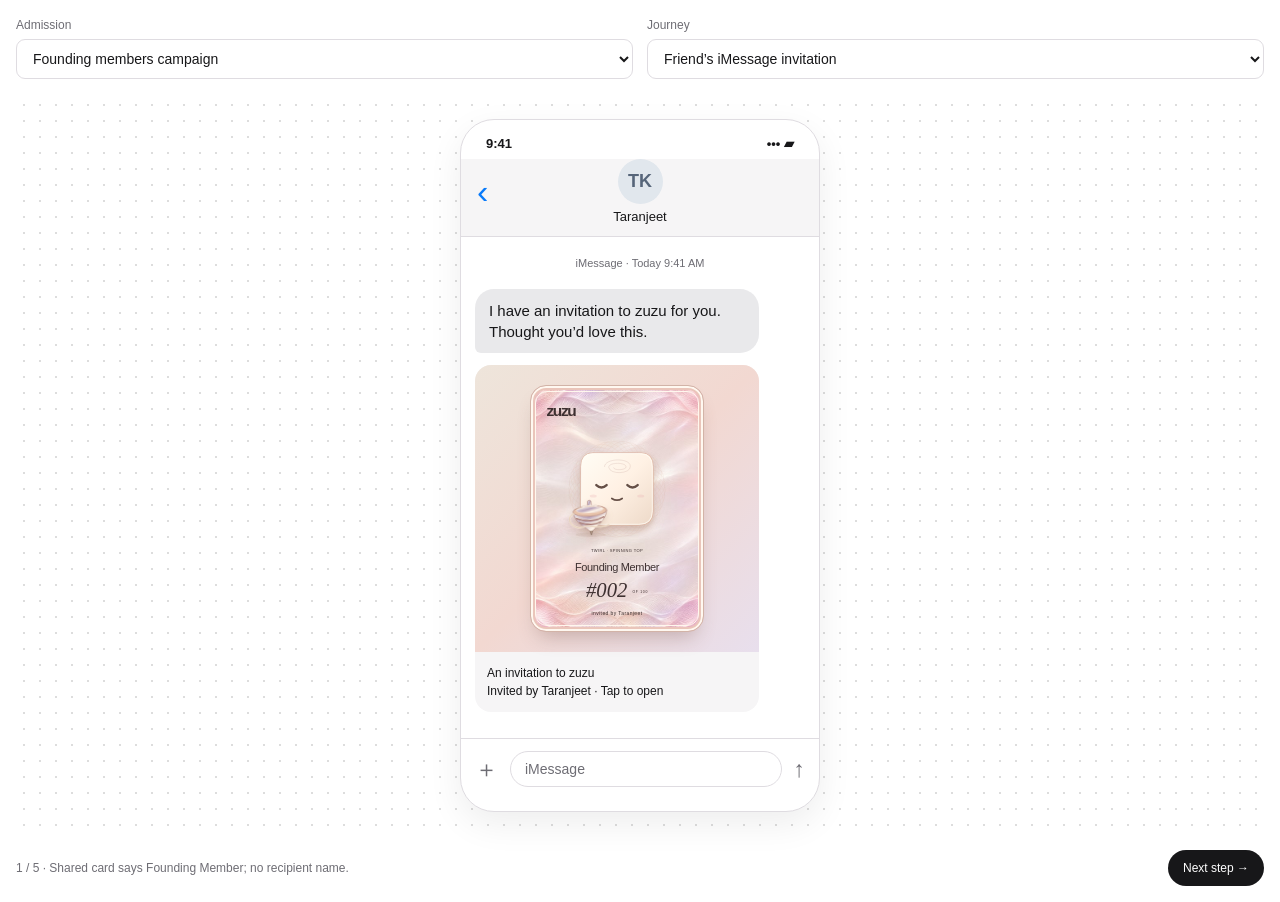
<file: invitee.html>
<!doctype html><html lang="en"><head><meta charset="utf-8"><meta name="viewport" content="width=device-width, initial-scale=1"><title>zuzu · invitee journey</title><style>body{margin:0;padding:16px;background:#fff;color-scheme:light}.viz-dotted-background{background-image:radial-gradient(#ddd 1px,transparent 1px);background-size:16px 16px}</style></head><body><div id="zuzu-invitee-mock" class="zuzu-journey">
  <div class="review-controls"><label>Admission <select id="join-campaign"><option value="founding">Founding members campaign</option><option value="standard">Standard membership</option></select></label><label>Journey <select id="join-step"><option value="0">Friend’s iMessage invitation</option><option value="1">Your card is picked</option><option value="2">Usual onboarding</option><option value="3">Welcome and own invites</option><option value="4">Invite unavailable</option></select></label></div>
  <div class="stage viz-dotted-background"><section class="phone" aria-label="Invitee journey mockup"><div class="statusbar"><span>9:41</span><span>••• ▰</span></div><header id="join-header"><span class="back">‹</span><div class="contact"><span class="avatar" id="join-avatar">TK</span><strong id="join-contact">Taranjeet</strong></div><span></span></header><div class="conversation" id="join-chat" aria-live="polite"></div><div class="composer" id="join-composer"><span>＋</span><span class="input">iMessage</span><span>↑</span></div></section></div>
  <div class="review-footer"><span id="join-caption"></span><button id="join-next" type="button">Next step →</button></div>
</div>
<style>
#zuzu-invitee-mock .name-label{display:block;text-align:left;font-size:12px;margin:14px 0 7px;color:var(--ink)}#zuzu-invitee-mock #display-name{width:100%;padding:12px;border:1px solid var(--line);border-radius:9px;background:var(--surface);color:var(--ink);font:16px -apple-system,sans-serif}#zuzu-invitee-mock .action:disabled{opacity:.4;cursor:default}#zuzu-invitee-mock .edition-person{top:71.5%;font-size:6.4cqw;overflow-wrap:anywhere;line-height:1.1;max-height:10%;overflow:hidden}
#zuzu-invitee-mock .offer{text-align:center;padding:0 8px 12px}#zuzu-invitee-mock .brand{font-size:30px;font-weight:600;letter-spacing:-2px;margin:0 0 15px}#zuzu-invitee-mock .eyebrow{font-size:10px;letter-spacing:1.4px;color:var(--rose);margin:8px 0 16px}#zuzu-invitee-mock .offer h2{font:italic 28px/1.15 Georgia,serif;margin:0 0 16px}#zuzu-invitee-mock .offer p{font-size:13px;line-height:1.5;margin:12px 0;color:var(--quiet)}#zuzu-invitee-mock .offer .tiny{font-size:11px}#zuzu-invitee-mock .action{border:0;border-radius:24px;background:var(--ink);color:var(--surface);padding:13px 18px;font-size:14px;width:100%;cursor:pointer;margin-top:8px}#zuzu-invitee-mock .offer .real-edition{width:174px}
</style>
<script>
(()=>{const root=document.getElementById('zuzu-invitee-mock'),campaign=root.querySelector('#join-campaign'),step=root.querySelector('#join-step'),chat=root.querySelector('#join-chat');let selected=2,picking=false,displayName='';
const cardTemplate="<div class=\"real-edition\" aria-label=\"zuzu founding edition __NUMBER__\"><div class=\"edition-top\"><b>zuzu</b></div><img class=\"edition-symbol\" src=\"__EMBLEM__\" alt=\"__CHARACTER__ zuzu\"><div class=\"edition-memory\">__CHARACTER__ \u00b7 __ORIGIN__</div><div class=\"edition-person\">__MEMBER__</div><div class=\"edition-no\">#__NUMBER__ <small>OF 100</small></div><div class=\"edition-inviter\">invited by Taranjeet</div></div>";const cardAssets={"2": "[data-uri]", "5": "[data-uri]"};
function edition(n,member="Founding Member"){const c=n===5?["Puddle","Paper boat"]:["Twirl","Spinning top"];return cardTemplate.replaceAll("__NUMBER__",String(n).padStart(3,"0")).replaceAll("__EMBLEM__",cardAssets[n]).replaceAll("__CHARACTER__",c[0]).replaceAll("__ORIGIN__",c[1]).replaceAll("__MEMBER__",member)}

const safe=value=>String(value).replace(/[&<>"']/g,c=>({'&':'&amp;','<':'&lt;','>':'&gt;','"':'&quot;',"'":'&#39;'}[c]));
const person=()=>safe(displayName.trim()||'Neha');
const bubble=(text,out=false)=>`<div class="bubble ${out?'outgoing':'incoming'}">${text}</div>`;
function cardLink(){return `<button class="card-link" id="open-invite" aria-label="Open Taranjeet’s invitation"><span class="card-thumb">${edition(selected)}</span><span class="meta">An invitation to zuzu<br>Invited by Taranjeet · Tap to open</span></button>`}
function render(){const f=campaign.value==='founding',s=Number(step.value);root.querySelector('#join-header').hidden=s===1;root.querySelector('#join-composer').hidden=s===1;root.querySelector('#join-contact').textContent=s===0?'Taranjeet':'zuzu';root.querySelector('#join-avatar').textContent=s===0?'TK':'zuzu';root.querySelector('#join-avatar').classList.toggle('person-avatar',s===0);let html=s===1?'':'<div class="time">iMessage · Today 9:41 AM</div>';
if(s===0)html+=bubble('I have an invitation to zuzu for you. Thought you’d love this.')+(f?cardLink():'<button class="card-link" id="open-invite"><span class="meta">An invitation to zuzu<br>Invited by Taranjeet · Tap to open</span></button>');
if(s===1)html='<div class="offer"><div class="brand">zuzu</div><p class="eyebrow">INVITED BY TARANJEET</p><h2>'+(f?'Make it yours.':'A little more life in your day.')+'</h2>'+(f?edition(selected,safe(displayName.trim()||'Founding Member'))+(picking?'<div class="card-picker"><button class="card-choice" data-pick="2">'+edition(2)+'Twirl · #002</button><button class="card-choice" data-pick="5">'+edition(5)+'Puddle · #005</button></div>':'<button class="optional" id="choose-card">Choose a different card</button>'):'<p>Concierge for those who value time.</p>')+'<form id="name-form"><label class="name-label" for="display-name">'+(f?'Your name on the card':'What should we call you?')+'</label><input id="display-name" name="name" autocomplete="given-name" maxlength="40" required placeholder="Enter your name" value="'+safe(displayName)+'"><button class="action" id="join-action" type="button" '+(!displayName.trim()?'disabled':'')+'>Continue to iMessage</button></form><p class="tiny">'+(f?'Your card name and inviter will appear in the collection once you join.':'Continue your setup with zuzu.')+'</p></div>';
if(s===2)html+=bubble('I’d like to join zuzu. [invite attached]',true)+bubble(`Hi ${person()}. Taranjeet sent you. Lovely to meet you.`)+bubble('Let’s get you set up.');
if(s===3)html+=bubble(f?`You’re in, ${person()}. #${String(selected).padStart(3,'0')} is yours.<span class="link">[your personal card link]</span>`:`You’re in, ${person()}.`)+bubble('What’s one thing you’d like off your plate today?')+bubble('Can I invite someone too?',true)+bubble('You have 2 invitations. Share this with someone you’d love to bring in.<span class="link">[your personal invite link]</span>');
if(s===4)html+=bubble('I’d like to join zuzu. [invite attached]',true)+bubble('This invitation has no places left. Nothing has been claimed.<p>If you have another invitation, send it here.</p>');
chat.innerHTML=html;root.querySelector('#join-caption').textContent=[f?'1 / 5 · Shared card says Founding Member; no recipient name.':'1 / 5 · Referral begins in the friend’s iMessage thread.',f?'2 / 5 · Enter a name to preview it. Card choice is optional.':'2 / 5 · Enter your name, then continue to iMessage.','3 / 5 · Name carries into usual onboarding; no repeated question.','4 / 5 · Onboarding complete. Inviter uses 1; new member gets 2.','5 / 5 · Invalid or exhausted invite never creates membership.'][s];root.querySelector('#join-next').disabled=s===4||(s===1&&!displayName.trim());const open=root.querySelector('#open-invite');if(open)open.onclick=next;const action=root.querySelector('#join-action');if(action)action.onclick=next;const form=root.querySelector('#name-form');if(form)form.onsubmit=e=>{e.preventDefault();next()};const input=root.querySelector('#display-name');if(input)input.onkeydown=e=>{if(e.key==='Enter'){e.preventDefault();next()}};if(input)input.oninput=()=>{displayName=input.value;const nameNode=root.querySelector('.offer>.real-edition .edition-person');if(nameNode)nameNode.textContent=displayName.trim()||'Founding Member';root.querySelector('#join-action').disabled=!displayName.trim();root.querySelector('#join-next').disabled=!displayName.trim();save()};const chooser=root.querySelector('#choose-card');if(chooser)chooser.onclick=()=>{picking=true;render()};root.querySelectorAll('[data-pick]').forEach(button=>button.onclick=()=>{selected=Number(button.dataset.pick);picking=false;render();save()});}
function save(){window.openai?.setWidgetState?.({modelContent:{campaign:campaign.value,step:Number(step.value),selected},privateContent:{displayName}})?.catch(()=>{});}
function next(){if(Number(step.value)===1&&!displayName.trim()){root.querySelector('#display-name')?.focus();return}step.value=String(Math.min(4,Number(step.value)+1));render();save()}
function restore(state){const s=state?.modelContent;if(s){campaign.value=s.campaign==='standard'?'standard':'founding';step.value=String(Math.max(0,Math.min(4,Number(s.step)||0)));selected=s.selected===5?5:2;}displayName=typeof state?.privateContent?.displayName==='string'?state.privateContent.displayName.slice(0,40):'';render();}
campaign.onchange=step.onchange=()=>{picking=false;render();save()};root.querySelector('#join-next').onclick=next;window.addEventListener('openai:set_globals',e=>{if(e.detail?.globals?.widgetState)restore(e.detail.globals.widgetState)});restore(window.openai?.widgetState);
})();
</script>

<style>
.zuzu-journey{font-family:-apple-system,BlinkMacSystemFont,'Helvetica Neue',Arial,sans-serif;color:light-dark(#262225,#f4edf1);color-scheme:light dark;--surface:light-dark(#fff,#171719);--subtle:light-dark(#f6f5f6,#222225);--incoming:light-dark(#e9e9eb,#333336);--ink:light-dark(#171719,#faf7f8);--quiet:light-dark(#6e6d74,#aaa7af);--line:light-dark(#dfdce1,#444148);--blue:#087afa;--rose:light-dark(#80585c,#edbdc4)}
.zuzu-journey *{box-sizing:border-box}.zuzu-journey [hidden]{display:none!important}.zuzu-journey .review-controls{display:flex;gap:14px;flex-wrap:wrap;margin-bottom:18px}.zuzu-journey label{font-size:12px;line-height:1.5;color:var(--quiet);flex:1;min-width:160px}.zuzu-journey select{display:block;width:100%;margin-top:5px;padding:10px 12px;border:1px solid var(--line);border-radius:9px;font-family:inherit;font-size:14px;background:var(--surface);color:var(--ink)}
.zuzu-journey .stage{padding:22px 12px;display:flex;justify-content:center;border-radius:16px}.zuzu-journey .phone{width:360px;max-width:100%;border:1px solid var(--line);border-radius:34px;background:var(--surface);box-shadow:0 12px 35px #00000012;overflow:hidden;color:var(--ink)}.zuzu-journey .statusbar{display:flex;justify-content:space-between;padding:16px 25px 8px;font-size:13px;font-weight:600}.zuzu-journey header{display:grid;grid-template-columns:40px 1fr 40px;align-items:center;padding:0 16px 12px;background:var(--subtle);border-bottom:1px solid var(--line)}.zuzu-journey .back{font-size:34px;color:var(--blue)}.zuzu-journey .contact{display:grid;justify-items:center;gap:5px;font-size:13px}.zuzu-journey .contact strong{font-weight:500}.zuzu-journey .avatar{display:grid;place-items:center;width:45px;height:45px;border-radius:50%;background:light-dark(#f0ded9,#584348);color:light-dark(#483436,#ffe8eb);font-size:16px;font-weight:600;letter-spacing:-1px}.zuzu-journey .conversation{padding:20px 14px 26px;min-height:385px;display:flex;flex-direction:column;gap:12px}.zuzu-journey .time{text-align:center;font-size:11px;color:var(--quiet);margin-bottom:8px}.zuzu-journey .bubble{max-width:86%;padding:11px 14px;border-radius:19px;font-size:15px;line-height:1.4;overflow-wrap:anywhere;background:var(--incoming);align-self:flex-start}.zuzu-journey .bubble p{margin:0}.zuzu-journey .bubble p+p{margin-top:10px}.zuzu-journey .bubble.outgoing{align-self:flex-end;background:var(--blue);color:#fff;border-bottom-right-radius:6px}.zuzu-journey .bubble.incoming{border-bottom-left-radius:6px}.zuzu-journey .delivered{text-align:right;font-size:11px;color:var(--quiet);margin-top:-7px}.zuzu-journey .link{display:block;color:inherit;text-decoration:underline;margin-top:8px}.zuzu-journey .link-card{border-radius:16px;overflow:hidden;background:light-dark(#f6e9e2,#4b383a);max-width:86%;align-self:flex-end}.zuzu-journey .link-card .art{padding:24px 20px;font:italic 29px/1.12 Georgia,serif;color:light-dark(#67464b,#f5d9dc)}.zuzu-journey .link-card .meta{background:var(--subtle);padding:12px;font-size:12px;color:var(--ink);line-height:1.5}.zuzu-journey .composer{display:flex;align-items:center;gap:12px;padding:12px 14px 24px;border-top:1px solid var(--line);color:var(--quiet);font-size:23px}.zuzu-journey .input{flex:1;border:1px solid var(--line);border-radius:24px;padding:9px 14px;font-size:14px}.zuzu-journey .review-footer{display:flex;align-items:center;justify-content:space-between;gap:16px;margin-top:16px;font-size:12px;line-height:1.6;color:var(--quiet)}.zuzu-journey .review-footer button{background:var(--ink);color:var(--surface);padding:11px 15px;border:0;border-radius:20px;white-space:nowrap;font-size:12px;cursor:pointer}.zuzu-journey button:focus-visible,.zuzu-journey select:focus-visible{outline:2px solid var(--blue);outline-offset:3px}.zuzu-journey button:disabled{opacity:.4;cursor:default}@media(max-width:420px){.zuzu-journey .review-controls{gap:10px}.zuzu-journey label{min-width:130px}.zuzu-journey .stage{padding:12px 0}.zuzu-journey .bubble{font-size:14px}.zuzu-journey .review-footer{align-items:start}.zuzu-journey .conversation{min-height:370px}}
</style>
<style>
.zuzu-journey .real-edition{container-type:inline-size;position:relative;isolation:isolate;width:174px;max-width:100%;aspect-ratio:.704;border-radius:16px;background:#eed8cf url('[data-uri]') center/cover;border:1px solid #d2b3a7;box-shadow:inset 0 0 0 2px #fff8f0,inset 0 0 0 4px #eac5ba,0 12px 20px -8px #6e4b4255;color:#3d3030;overflow:hidden;text-align:center;margin:auto}.zuzu-journey .real-edition:before{content:'';position:absolute;inset:2.1%;border:1px solid #fff7ed;border-radius:12px;pointer-events:none}.zuzu-journey .edition-top{position:absolute;left:9%;right:9%;top:7%;display:flex;justify-content:space-between;align-items:center}.zuzu-journey .edition-top b{font:800 9cqw/1 Arial,sans-serif;letter-spacing:-.8cqw}.zuzu-journey .edition-top span{font-size:2.3cqw;letter-spacing:.5cqw;font-weight:600}.zuzu-journey .edition-symbol{position:absolute;width:80%;left:10%;top:14%;filter:drop-shadow(0 5px 5px #b57b6930)}.zuzu-journey .edition-memory{position:absolute;top:66%;left:7%;right:7%;font-size:2.35cqw;letter-spacing:.22cqw;text-transform:uppercase}.zuzu-journey .edition-person{position:absolute;top:70%;left:8%;right:8%;font-size:6.4cqw;font-weight:500;letter-spacing:-.2cqw}.zuzu-journey .edition-no{position:absolute;top:79%;left:0;right:0;font:italic 12cqw/1 Georgia,serif}.zuzu-journey .edition-no small{font:500 2cqw Arial,sans-serif;letter-spacing:.4cqw;vertical-align:middle}.zuzu-journey .edition-inviter{position:absolute;bottom:6%;left:8%;right:8%;font-size:2.9cqw;letter-spacing:.24cqw}.zuzu-journey .card-thumb{display:block;padding:20px 24px;background:linear-gradient(135deg,#eee5db,#f2d8d1 50%,#e8dfed)}.zuzu-journey .card-link{border:0;padding:0;display:block;text-align:left;font:inherit;color:var(--ink);cursor:pointer;width:86%;max-width:285px;border-radius:16px;overflow:hidden;background:var(--subtle)}.zuzu-journey .card-link .meta{display:block;font-size:12px;line-height:1.5;padding:12px}.zuzu-journey .optional{background:none;border:0;color:var(--rose);font-size:13px;text-decoration:underline;padding:12px;cursor:pointer}.zuzu-journey .card-picker{display:flex;gap:12px;justify-content:center;flex-wrap:wrap;margin:14px 0}.zuzu-journey .card-choice{width:120px;border:1px solid var(--line);border-radius:12px;padding:8px;background:var(--surface);color:var(--ink);cursor:pointer;font-size:12px}.zuzu-journey .card-choice .real-edition{width:100px;margin-bottom:10px}.zuzu-journey .contact .person-avatar{letter-spacing:0;font-size:18px;background:light-dark(#e1e7ed,#3d4655);color:light-dark(#566579,#d5e1f1)}
</style>
</body></html>
</file>
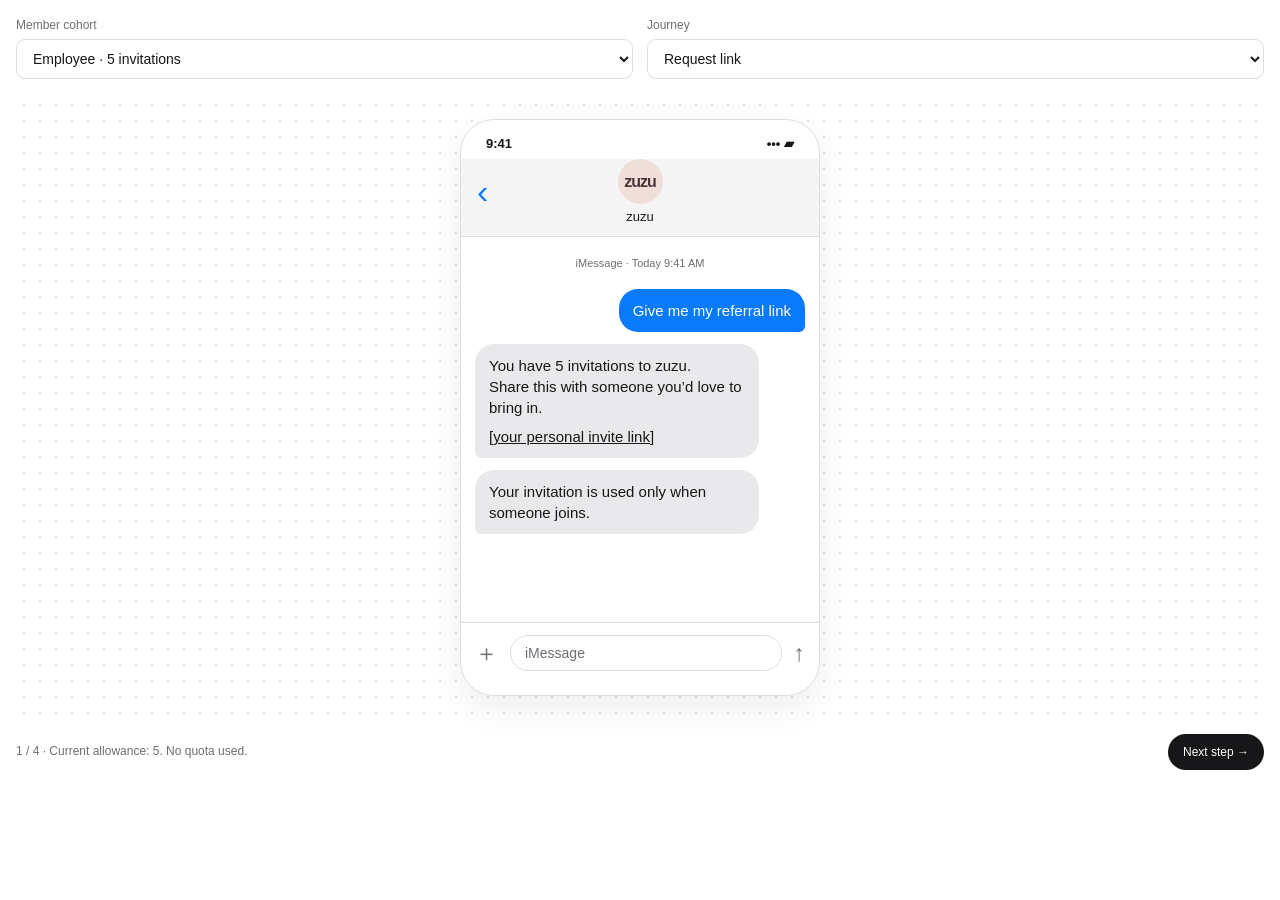
<file: referrer.html>
<!doctype html><html lang="en"><head><meta charset="utf-8"><meta name="viewport" content="width=device-width, initial-scale=1"><title>zuzu · referrer journey</title><style>body{margin:0;padding:16px;background:#fff;color-scheme:light}.viz-dotted-background{background-image:radial-gradient(#ddd 1px,transparent 1px);background-size:16px 16px}</style></head><body><div id="zuzu-referrer-mock" class="zuzu-journey">
  <div class="review-controls"><label>Member cohort <select id="ref-cohort"><option value="employee">Employee · 5 invitations</option><option value="member">Everyone else · 2 invitations</option></select></label><label>Journey <select id="ref-step"><option value="0">Request link</option><option value="1">Share personally</option><option value="2">Someone joins</option><option value="3">Allowance used</option></select></label></div>
  <div class="stage viz-dotted-background"><section class="phone" aria-label="Referrer iMessage mockup"><div class="statusbar"><span>9:41</span><span>••• ▰</span></div><header><span class="back">‹</span><div class="contact"><span class="avatar">zuzu</span><strong id="ref-contact">zuzu</strong></div><span></span></header><div class="conversation" id="ref-chat" aria-live="polite"></div><div class="composer"><span>＋</span><span class="input">iMessage</span><span>↑</span></div></section></div>
  <div class="review-footer"><span id="ref-caption"></span><button id="ref-next" type="button">Next step →</button></div>
</div>
<style>
.zuzu-journey{font-family:-apple-system,BlinkMacSystemFont,'Helvetica Neue',Arial,sans-serif;color:light-dark(#262225,#f4edf1);color-scheme:light dark;--surface:light-dark(#fff,#171719);--subtle:light-dark(#f6f5f6,#222225);--incoming:light-dark(#e9e9eb,#333336);--ink:light-dark(#171719,#faf7f8);--quiet:light-dark(#6e6d74,#aaa7af);--line:light-dark(#dfdce1,#444148);--blue:#087afa;--rose:light-dark(#80585c,#edbdc4)}
.zuzu-journey *{box-sizing:border-box}.zuzu-journey [hidden]{display:none!important}.zuzu-journey .review-controls{display:flex;gap:14px;flex-wrap:wrap;margin-bottom:18px}.zuzu-journey label{font-size:12px;line-height:1.5;color:var(--quiet);flex:1;min-width:160px}.zuzu-journey select{display:block;width:100%;margin-top:5px;padding:10px 12px;border:1px solid var(--line);border-radius:9px;font-family:inherit;font-size:14px;background:var(--surface);color:var(--ink)}
.zuzu-journey .stage{padding:22px 12px;display:flex;justify-content:center;border-radius:16px}.zuzu-journey .phone{width:360px;max-width:100%;border:1px solid var(--line);border-radius:34px;background:var(--surface);box-shadow:0 12px 35px #00000012;overflow:hidden;color:var(--ink)}.zuzu-journey .statusbar{display:flex;justify-content:space-between;padding:16px 25px 8px;font-size:13px;font-weight:600}.zuzu-journey header{display:grid;grid-template-columns:40px 1fr 40px;align-items:center;padding:0 16px 12px;background:var(--subtle);border-bottom:1px solid var(--line)}.zuzu-journey .back{font-size:34px;color:var(--blue)}.zuzu-journey .contact{display:grid;justify-items:center;gap:5px;font-size:13px}.zuzu-journey .contact strong{font-weight:500}.zuzu-journey .avatar{display:grid;place-items:center;width:45px;height:45px;border-radius:50%;background:light-dark(#f0ded9,#584348);color:light-dark(#483436,#ffe8eb);font-size:16px;font-weight:600;letter-spacing:-1px}.zuzu-journey .conversation{padding:20px 14px 26px;min-height:385px;display:flex;flex-direction:column;gap:12px}.zuzu-journey .time{text-align:center;font-size:11px;color:var(--quiet);margin-bottom:8px}.zuzu-journey .bubble{max-width:86%;padding:11px 14px;border-radius:19px;font-size:15px;line-height:1.4;overflow-wrap:anywhere;background:var(--incoming);align-self:flex-start}.zuzu-journey .bubble p{margin:0}.zuzu-journey .bubble p+p{margin-top:10px}.zuzu-journey .bubble.outgoing{align-self:flex-end;background:var(--blue);color:#fff;border-bottom-right-radius:6px}.zuzu-journey .bubble.incoming{border-bottom-left-radius:6px}.zuzu-journey .delivered{text-align:right;font-size:11px;color:var(--quiet);margin-top:-7px}.zuzu-journey .link{display:block;color:inherit;text-decoration:underline;margin-top:8px}.zuzu-journey .link-card{border-radius:16px;overflow:hidden;background:light-dark(#f6e9e2,#4b383a);max-width:86%;align-self:flex-end}.zuzu-journey .link-card .art{padding:24px 20px;font:italic 29px/1.12 Georgia,serif;color:light-dark(#67464b,#f5d9dc)}.zuzu-journey .link-card .meta{background:var(--subtle);padding:12px;font-size:12px;color:var(--ink);line-height:1.5}.zuzu-journey .composer{display:flex;align-items:center;gap:12px;padding:12px 14px 24px;border-top:1px solid var(--line);color:var(--quiet);font-size:23px}.zuzu-journey .input{flex:1;border:1px solid var(--line);border-radius:24px;padding:9px 14px;font-size:14px}.zuzu-journey .review-footer{display:flex;align-items:center;justify-content:space-between;gap:16px;margin-top:16px;font-size:12px;line-height:1.6;color:var(--quiet)}.zuzu-journey .review-footer button{background:var(--ink);color:var(--surface);padding:11px 15px;border:0;border-radius:20px;white-space:nowrap;font-size:12px;cursor:pointer}.zuzu-journey button:focus-visible,.zuzu-journey select:focus-visible{outline:2px solid var(--blue);outline-offset:3px}.zuzu-journey button:disabled{opacity:.4;cursor:default}@media(max-width:420px){.zuzu-journey .review-controls{gap:10px}.zuzu-journey label{min-width:130px}.zuzu-journey .stage{padding:12px 0}.zuzu-journey .bubble{font-size:14px}.zuzu-journey .review-footer{align-items:start}.zuzu-journey .conversation{min-height:370px}}
</style>
<script>
(()=>{const root=document.getElementById('zuzu-referrer-mock'),cohort=root.querySelector('#ref-cohort'),step=root.querySelector('#ref-step'),chat=root.querySelector('#ref-chat');
const cardTemplate="<div class=\"real-edition\" aria-label=\"zuzu founding edition __NUMBER__\"><div class=\"edition-top\"><b>zuzu</b></div><img class=\"edition-symbol\" src=\"__EMBLEM__\" alt=\"__CHARACTER__ zuzu\"><div class=\"edition-memory\">__CHARACTER__ \u00b7 __ORIGIN__</div><div class=\"edition-person\">__MEMBER__</div><div class=\"edition-no\">#__NUMBER__ <small>OF 100</small></div><div class=\"edition-inviter\">invited by Taranjeet</div></div>";const cardAssets={"2": "[data-uri]", "5": "[data-uri]"};
function edition(n,member="Founding Member"){const c=n===5?["Puddle","Paper boat"]:["Twirl","Spinning top"];return cardTemplate.replaceAll("__NUMBER__",String(n).padStart(3,"0")).replaceAll("__EMBLEM__",cardAssets[n]).replaceAll("__CHARACTER__",c[0]).replaceAll("__ORIGIN__",c[1]).replaceAll("__MEMBER__",member)}
const bubble=(text,out=false)=>`<div class="bubble ${out?'outgoing':'incoming'}">${text}</div>`;
function render(){const n=cohort.value==='employee'?5:2,s=Number(step.value);root.querySelector('#ref-contact').textContent=s===1?'Neha':'zuzu';root.querySelector('.avatar').textContent=s===1?'N':'zuzu';root.querySelector('.avatar').classList.toggle('person-avatar',s===1);let html='<div class="time">iMessage · Today 9:41 AM</div>';
if(s===0)html+=bubble('Give me my referral link',true)+bubble(`You have ${n} invitations to zuzu.<p>Share this with someone you’d love to bring in.</p><span class="link">[your personal invite link]</span>`)+bubble('Your invitation is used only when someone joins.');
if(s===1)html+=bubble('I have an invitation to zuzu for you. Thought you’d love this.',true)+'<div class="link-card"><div class="card-thumb">'+edition(2)+'</div><div class="meta">zuzu membership<br>Invited by Taranjeet · [personal invite link]</div></div><div class="delivered">Delivered</div>'+bubble('Oh I’ve been wanting to try this. Thank you!');
if(s===2)html+=bubble(`Neha is in. Invited by you.<p>You have ${n-1} invitation${n-1===1?'':'s'} left.</p>`)+bubble('Who has joined through me?',true)+bubble(`Neha joined through your invitation.<p>${n-1} of your ${n} invitations remain.</p>`);
if(s===3)html+=bubble('Can I invite one more person?',true)+bubble(`All ${n} of your current invitations have been used.<p>I’ll show your updated allowance here if it changes.</p>`);
chat.innerHTML=html;root.querySelector('#ref-caption').textContent=[`1 / 4 · Current allowance: ${n}. No quota used.`,`2 / 4 · Member forwards the invitation themselves.`,`3 / 4 · One successful join consumes one invitation.`,`4 / 4 · Existing link remains; new joins are blocked.`][s];root.querySelector('#ref-next').disabled=s===3;}
function save(){window.openai?.setWidgetState?.({modelContent:{cohort:cohort.value,step:Number(step.value)}})?.catch(()=>{});}
function restore(state){const s=state?.modelContent;if(s){cohort.value=s.cohort==='member'?'member':'employee';step.value=String(Math.max(0,Math.min(3,Number(s.step)||0)));}render();}
cohort.onchange=step.onchange=()=>{render();save()};root.querySelector('#ref-next').onclick=()=>{step.value=String(Math.min(3,Number(step.value)+1));render();save()};window.addEventListener('openai:set_globals',e=>{if(e.detail?.globals?.widgetState)restore(e.detail.globals.widgetState)});restore(window.openai?.widgetState);
})();
</script>

<style>
.zuzu-journey .real-edition{container-type:inline-size;position:relative;isolation:isolate;width:174px;max-width:100%;aspect-ratio:.704;border-radius:16px;background:#eed8cf url('[data-uri]') center/cover;border:1px solid #d2b3a7;box-shadow:inset 0 0 0 2px #fff8f0,inset 0 0 0 4px #eac5ba,0 12px 20px -8px #6e4b4255;color:#3d3030;overflow:hidden;text-align:center;margin:auto}.zuzu-journey .real-edition:before{content:'';position:absolute;inset:2.1%;border:1px solid #fff7ed;border-radius:12px;pointer-events:none}.zuzu-journey .edition-top{position:absolute;left:9%;right:9%;top:7%;display:flex;justify-content:space-between;align-items:center}.zuzu-journey .edition-top b{font:800 9cqw/1 Arial,sans-serif;letter-spacing:-.8cqw}.zuzu-journey .edition-top span{font-size:2.3cqw;letter-spacing:.5cqw;font-weight:600}.zuzu-journey .edition-symbol{position:absolute;width:80%;left:10%;top:14%;filter:drop-shadow(0 5px 5px #b57b6930)}.zuzu-journey .edition-memory{position:absolute;top:66%;left:7%;right:7%;font-size:2.35cqw;letter-spacing:.22cqw;text-transform:uppercase}.zuzu-journey .edition-person{position:absolute;top:70%;left:8%;right:8%;font-size:6.4cqw;font-weight:500;letter-spacing:-.2cqw}.zuzu-journey .edition-no{position:absolute;top:79%;left:0;right:0;font:italic 12cqw/1 Georgia,serif}.zuzu-journey .edition-no small{font:500 2cqw Arial,sans-serif;letter-spacing:.4cqw;vertical-align:middle}.zuzu-journey .edition-inviter{position:absolute;bottom:6%;left:8%;right:8%;font-size:2.9cqw;letter-spacing:.24cqw}.zuzu-journey .card-thumb{display:block;padding:20px 24px;background:linear-gradient(135deg,#eee5db,#f2d8d1 50%,#e8dfed)}.zuzu-journey .card-link{border:0;padding:0;display:block;text-align:left;font:inherit;color:var(--ink);cursor:pointer;width:86%;max-width:285px;border-radius:16px;overflow:hidden;background:var(--subtle)}.zuzu-journey .card-link .meta{display:block;font-size:12px;line-height:1.5;padding:12px}.zuzu-journey .optional{background:none;border:0;color:var(--rose);font-size:13px;text-decoration:underline;padding:12px;cursor:pointer}.zuzu-journey .card-picker{display:flex;gap:12px;justify-content:center;flex-wrap:wrap;margin:14px 0}.zuzu-journey .card-choice{width:120px;border:1px solid var(--line);border-radius:12px;padding:8px;background:var(--surface);color:var(--ink);cursor:pointer;font-size:12px}.zuzu-journey .card-choice .real-edition{width:100px;margin-bottom:10px}.zuzu-journey .contact .person-avatar{letter-spacing:0;font-size:18px;background:light-dark(#e1e7ed,#3d4655);color:light-dark(#566579,#d5e1f1)}
</style>
</body></html>
</file>
<file: founding-gallery/style.css>
@import url('https://fonts.googleapis.com/css2?family=DM+Sans:wght@400;450;500;550;600;650;700&family=Manrope:wght@400;500;600;700;800&display=swap');
:root{--paper:#f8f5ee;--ink:#312b2c;--muted:#786a68;--line:#ded2ca;--pink:#edc2be;--rose:#87595c;--ease:cubic-bezier(.22,.8,.2,1)}*{box-sizing:border-box}html{scroll-behavior:smooth;scroll-padding-top:35px}body{margin:0;background:var(--paper);color:var(--ink);font-family:'DM Sans',Arial,sans-serif;-webkit-font-smoothing:antialiased}a{color:inherit;text-decoration:none}button,input,select{font:inherit;color:inherit}button,a,input,select,summary{-webkit-tap-highlight-color:transparent}button{cursor:pointer}button:focus-visible,a:focus-visible,input:focus-visible,select:focus-visible,summary:focus-visible{outline:2px solid var(--rose);outline-offset:5px}button{border:0}header{height:94px;padding:0 5%;display:flex;align-items:center;justify-content:space-between;border-bottom:1px solid var(--line)}.wordmark{font:800 40px/1 'Manrope',Arial,sans-serif;letter-spacing:-3px}.wordmark span{font:500 12px 'DM Sans',sans-serif;letter-spacing:-.3px;vertical-align:top;margin-left:5px}nav{display:flex;gap:34px;font-size:13px}nav a:hover,.text-link:hover{color:var(--rose)}.nav-edition,.eyebrow{font-size:10px;font-weight:600;letter-spacing:2.1px}.intro{text-align:center;padding:62px 20px 40px}.eyebrow{color:var(--rose);margin:0 0 20px}h1{font-family:'Manrope',Arial,sans-serif;font-size:clamp(42px,5.8vw,82px);font-weight:500;line-height:1.04;letter-spacing:-4px;margin:0 0 26px}h1 em{font-family:Georgia,serif;font-weight:400;letter-spacing:-3px}em{font-style:italic}.vision{color:var(--muted);font-size:15px;line-height:1.8;margin-bottom:25px}.text-link{font-size:12px;border-bottom:1px solid var(--ink);padding-bottom:7px}.text-link span{margin-left:24px}.showcase{margin:10px 3% 0;border-radius:4px;background:radial-gradient(ellipse at 75% 55%,#f6e9e7,transparent 56%),linear-gradient(135deg,#eee5db,#f2d8d1 50%,#e8dfed);position:relative;overflow:hidden}.showcase-head,.showcase-foot{display:flex;align-items:center;justify-content:space-between;gap:12px;padding:26px 32px;position:relative;z-index:2}.showcase-head p,.showcase-foot{font-size:9px;letter-spacing:1.6px}.segmented{display:inline-flex;padding:4px;background:#ffffff65;border:1px solid #bba7a24d;border-radius:30px;gap:2px}.segmented button{border-radius:24px;padding:9px 17px;font-size:11px;background:transparent;transition:.2s;white-space:nowrap}.segmented button[aria-pressed=true]{background:#403436;color:#fffaf3;box-shadow:0 2px 7px #392c2c18}.card-stage{min-height:560px;display:flex;align-items:center;justify-content:center;gap:5%;padding:15px 6% 20px;perspective:1400px}.hero-wrap{display:flex;flex-direction:column;align-items:center;gap:35px;transition:width .5s var(--ease)}.portrait-wrap{width:30%;max-width:320px;transform:rotate(-5deg)}.landscape-wrap{width:59%;max-width:630px;transform:rotate(4deg)}.format-label{font-size:9px;letter-spacing:1.8px;color:#776061}.card-stage.vertical .portrait-wrap{width:340px;max-width:80%;transform:none}.tilt-shell{width:100%;perspective:1100px}.member-card{--rx:0deg;--ry:0deg;--light:50%;position:relative;isolation:isolate;container-type:inline-size;width:100%;aspect-ratio:.704;border-radius:6cqw;background:#eed8cf url('pearl.jpg') center/cover;border:1px solid #d2b3a7;box-shadow:inset 0 0 0 2px #fff8f0,inset 0 0 0 4px #eac5ba,0 24px 26px -15px #6e4b4255,0 2px 3px #7a524641;transform:rotateX(var(--rx)) rotateY(var(--ry));transition:transform .16s ease-out;will-change:transform;overflow:hidden;color:#3d3030}.member-card:before{content:'';position:absolute;inset:2.1%;border:1px solid #fff7ed;border-radius:inherit;box-shadow:0 0 0 1px #ccaa9c80;pointer-events:none}.member-card:after{content:'';position:absolute;inset:0;background:linear-gradient(120deg,transparent 20%,#fff8f578 var(--light),transparent 80%);mix-blend-mode:soft-light;pointer-events:none}.card-top{position:absolute;left:9%;right:9%;top:7%;display:flex;justify-content:space-between;align-items:center;z-index:1}.card-wordmark{font:800 9cqw 'Manrope',Arial,sans-serif;letter-spacing:-.7cqw}.card-label{font-size:2.3cqw;font-weight:600;letter-spacing:.5cqw}.card-art{position:absolute;width:88%;height:auto;left:6%;top:16%;filter:drop-shadow(0 5px 5px #b57b6930)}.card-name{position:absolute;top:70%;left:8%;right:8%;font:550 5.7cqw/1.1 'Manrope',Arial,sans-serif;letter-spacing:-.2cqw;text-align:center}.card-number{position:absolute;top:79%;left:0;right:0;font:italic 12cqw/1 Georgia,serif;text-align:center;text-shadow:1px 1px #fffcf4}.card-number small{font:500 2cqw 'DM Sans',Arial,sans-serif;letter-spacing:.4cqw;vertical-align:middle;margin-left:2cqw}.card-by{position:absolute;bottom:6%;left:8%;right:8%;font-size:2.9cqw;letter-spacing:.24cqw;text-align:center}.showcase-foot{padding-top:10px;letter-spacing:1px;color:#74635f}.quiet-button{background:none;padding:8px 0;font-size:11px;border-bottom:1px solid #a08a83}.status{font-size:11px;color:var(--rose);line-height:1.5}.showcase>.status{margin:0 32px 15px}.section{padding:95px 5%}.section-heading{display:flex;align-items:end;justify-content:space-between;margin-bottom:35px;gap:25px}h2{font:400 clamp(32px,3.8vw,52px)/1.1 Georgia,serif;letter-spacing:-1.5px;margin:0}.section-heading p:not(.eyebrow){font-size:13px;line-height:1.8;color:var(--muted);margin:0}.collection-tools{display:flex;justify-content:space-between;border-top:1px solid var(--line);border-bottom:1px solid var(--line);padding:18px 0;gap:16px;margin-bottom:30px}.filter-wrap,.tool-right{display:flex;align-items:center;gap:16px}input,select{background:transparent;border:0;font-size:12px;padding:10px 0}input{width:230px}select{border-left:1px solid var(--line);padding-left:15px}.tool-right>span{font-size:11px;color:var(--muted)}.small button{padding:7px 12px}.collection-grid{display:grid;grid-template-columns:repeat(5,minmax(0,1fr));column-gap:24px;row-gap:35px}.edition{padding:0;background:none;text-align:left;min-width:0;position:relative}.tile-art{padding:14% 9% 12%;border-radius:2px;background:linear-gradient(135deg,#f0e5dc,#e9d4cd 65%,#e6dae6);transition:background .3s}.edition:nth-child(5n+2) .tile-art{background:linear-gradient(135deg,#f4e7dd,#e9cbd0)}.edition:nth-child(5n+3) .tile-art{background:linear-gradient(135deg,#eee4e8,#dcd2e4)}.edition:nth-child(5n+4) .tile-art{background:linear-gradient(135deg,#f3e7df,#efd4bf)}.edition:nth-child(5n+5) .tile-art{background:linear-gradient(135deg,#eee7e0,#dcd6d5)}.tile-art .member-card{box-shadow:inset 0 0 0 1px #fff8ef,0 12px 15px -9px #7e594666;border-radius:13px;transition:transform .35s var(--ease)}.tile-meta{padding-top:15px;display:flex;justify-content:space-between;gap:10px}.tile-meta strong{font-size:12px;font-weight:550}.tile-meta span{font-size:10px;color:var(--muted)}.tile-sub{display:block;font-size:10px;color:var(--muted);margin-top:6px}.collection-grid.list{display:block}.list .edition{display:flex;width:100%;align-items:center;border-bottom:1px solid var(--line);padding:15px 0;gap:25px}.list .tile-art{width:85px;flex-shrink:0;padding:6px 15px}.list .tile-meta{flex:1;padding:0}.list .tile-meta strong{font-size:16px}.list .tile-sub{min-width:140px}.collection-note{font-size:11px;color:var(--muted);margin:30px 0 0}.beginning{border-top:1px solid var(--line);background:#eee7df;display:grid;grid-template-columns:1fr 1fr;gap:8%;padding-top:90px;padding-bottom:100px}.beginning h2{line-height:1.22}.story>p{font-size:15px;line-height:1.9;color:#6f615d;margin:0 0 22px}.invitation-rule{display:flex;align-items:center;gap:22px;margin:35px 0}.invitation-rule>span{font:italic 60px Georgia,serif;color:#99726b}.invitation-rule p{font-size:12px;line-height:1.8}details{border-top:1px solid #d6c7bd;padding:18px 0}summary{font-size:13px;cursor:pointer}details p{font-size:12px;line-height:1.8;color:#71625c}footer{padding:40px 5%;display:flex;align-items:center;justify-content:space-between;gap:25px}footer p{font-size:9px;letter-spacing:1.3px}footer>a:last-child{font-size:11px}dialog{width:min(1000px,94vw);max-height:94dvh;padding:28px;border:1px solid #d5c2b6;border-radius:12px;background:#faf5ed;color:var(--ink)}dialog::backdrop{background:#2f26268c;backdrop-filter:blur(10px)}.dialog-top{display:flex;justify-content:space-between;align-items:center;margin-bottom:24px}.dialog-top .eyebrow{margin:0}.icon-button{font-size:30px;line-height:1;background:none;width:40px;height:40px}.detail-layout{display:grid;grid-template-columns:1.3fr 1fr;gap:40px;align-items:center}.detail-art{background:radial-gradient(ellipse,#efcfca,#e8e0da);padding:40px 50px;display:grid;place-items:center;min-height:500px}.detail-art .tilt-shell{max-width:280px}.detail-copy h2{font-size:46px}.detail-copy>p{font-size:12px;line-height:1.7;color:var(--muted)}dl{display:grid;grid-template-columns:1fr 1fr;gap:12px;font-size:11px;border-block:1px solid var(--line);padding:20px 0;margin:22px 0}dt{color:var(--muted)}dd{margin:0;text-align:right}.unassigned{margin-bottom:20px}.primary-button{display:block;width:100%;margin:22px 0 7px;background:var(--ink);color:var(--paper);font-size:12px;padding:15px;border-radius:30px}.edition-nav{display:flex;justify-content:space-between;margin-top:24px;border-top:1px solid var(--line);padding-top:18px}.edition-nav button{background:none;font-size:12px}.edition-nav button:disabled{opacity:.3;cursor:default}.sr-only{position:absolute;width:1px;height:1px;overflow:hidden;clip-path:inset(50%)}.skip{position:absolute;left:-1000px}.skip:focus{left:15px;top:15px;background:white;z-index:20;padding:12px}
@media(min-width:1500px){main,header,footer{max-width:1600px;margin:auto}}
@media(max-width:950px){.collection-grid{grid-template-columns:repeat(4,minmax(0,1fr));gap:25px 16px}.card-stage{min-height:450px}.showcase-foot{flex-wrap:wrap}.nav-edition{display:none}.collection-tools{flex-wrap:wrap}.tool-right{margin-left:auto}.detail-layout{gap:22px}.detail-art{padding:35px 25px}.beginning{gap:5%}.showcase-head{padding:24px}.showcase-head p{max-width:160px;line-height:1.7}}
@media(max-width:650px){header{height:72px;padding:0 6%}.wordmark{font-size:34px}nav{gap:20px;font-size:11px}.intro{padding:48px 20px 35px}h1{font-size:47px;letter-spacing:-2.8px}h1 em{letter-spacing:-2px}.eyebrow{font-size:8px;letter-spacing:1.7px}.vision{font-size:13px;max-width:350px;margin:0 auto 25px}.vision br{display:none}.showcase{margin:8px 3% 0}.showcase-head{flex-direction:column;padding:23px 12px 12px;gap:15px}.showcase-head p{max-width:none;font-size:8px;margin:0}.segmented button{padding:9px 15px}.card-stage.compare{min-height:0;flex-direction:column;gap:35px;padding:30px 8% 25px}.compare .portrait-wrap{width:65%;max-width:270px;transform:rotate(-4deg)}.compare .landscape-wrap{width:100%;transform:rotate(3deg)}.hero-wrap{gap:20px}.card-stage.vertical{min-height:480px;padding:25px 12%}.format-label{font-size:8px}.showcase-foot{padding:20px;justify-content:center;gap:10px;font-size:8px;line-height:1.8}.showcase-foot>span:first-child{width:100%;text-align:center}#motion-hint{display:none}.section{padding:65px 6%}.section-heading{align-items:start;flex-direction:column;gap:20px;margin-bottom:25px}.section-heading p:not(.eyebrow){font-size:12px}h2{font-size:38px}.collection-tools{gap:12px}.filter-wrap{width:100%;gap:10px;justify-content:space-between}input{width:55%;min-width:0;font-size:11px}select{max-width:45%;font-size:11px;padding-left:8px}.tool-right{width:100%;justify-content:space-between}.collection-grid{grid-template-columns:repeat(2,minmax(0,1fr));gap:25px 14px}.tile-art{padding:14% 8% 12%}.tile-meta strong{font-size:11px}.tile-meta span,.tile-sub{font-size:9px}.beginning{display:block}.story{margin-top:30px}.story>p{font-size:14px}.invitation-rule{margin:25px 0}footer{flex-wrap:wrap;padding:35px 6%;gap:25px}footer p{order:3;width:100%;font-size:8px;line-height:1.7}dialog{padding:18px}.detail-layout{display:flex;flex-direction:column;gap:25px}.detail-art{width:100%;min-height:0;padding:30px}.detail-art .tilt-shell{max-width:220px}.detail-copy{width:100%}.detail-copy h2{font-size:40px}.list .tile-sub{min-width:0;width:95px}.list .tile-meta{display:block}.list .tile-meta span{display:block;margin-top:7px}.list .edition{gap:15px}.list .tile-meta strong{font-size:14px}.list .tile-art{width:65px;padding:5px 9px}}
@media(prefers-reduced-motion:reduce){html{scroll-behavior:auto}*,*:before,*:after{transition:none!important;animation:none!important}.member-card{transform:none!important}}

/* Member-facing edition: one format, automatic dimensional movement. */
.membership-hero{display:grid;grid-template-columns:1fr 1fr;align-items:center;gap:3%;max-width:1450px;margin:0 auto;padding:55px 5% 65px}
.membership-hero .intro{text-align:left;padding:15px 0}
.membership-hero h1{font-size:clamp(72px,7.5vw,108px);line-height:.98;letter-spacing:-5px;margin-bottom:28px}
.membership-hero h1 em{letter-spacing:-4px}
.membership-hero .eyebrow{font-size:11px;letter-spacing:2.1px;color:#775053;margin-bottom:24px}
.membership-hero .vision{font-size:15px;line-height:1.8;max-width:430px;margin:0 0 28px}
.membership-hero .showcase{margin:0;min-height:595px;overflow:hidden;background:radial-gradient(ellipse at 65% 45%,#f9ece7,transparent 55%),linear-gradient(135deg,#e9ded5,#efd5d0 60%,#e7ddeb)}
.membership-hero .card-stage{min-height:545px;padding:32px 17% 20px;position:relative;z-index:1}
.membership-hero .hero-wrap{width:100%;max-width:330px;transform:none;animation:edition-float 10s ease-in-out infinite;transform-style:preserve-3d}
.member-card{border-radius:22px}.member-card:before{border-radius:16px}
.edition-watermark{position:absolute;inset:10% -3% auto;text-align:center;font:italic 24vw/.9 Georgia,serif;color:#fff9f340;letter-spacing:-.08em;pointer-events:none}
.edition-caption{position:relative;text-align:center;font-size:8px;letter-spacing:1.9px;color:#7f6763;margin:0 10px 27px}
.tilt-shell .member-card:after{animation:pearl-light 9s ease-in-out infinite;inset:-50%;background:linear-gradient(110deg,transparent 30%,#fff9f3b0 49%,transparent 68%);mix-blend-mode:soft-light}
.detail-art .tilt-shell{animation:edition-float 10s ease-in-out infinite}
.detail-art{perspective:1200px;overflow:hidden}.story-lead{font-size:20px!important;color:var(--ink)!important;line-height:1.55!important}
.motion-paused *{animation-play-state:paused!important}
@keyframes edition-float{0%,100%{transform:translateY(3px) rotateX(3deg) rotateY(-7deg) rotateZ(-2deg)}50%{transform:translateY(-8px) rotateX(-3deg) rotateY(7deg) rotateZ(2deg)}}
@keyframes pearl-light{0%,100%{transform:translateX(-18%) rotate(-8deg);opacity:.3}50%{transform:translateX(18%) rotate(8deg);opacity:.8}}
@media(max-width:950px){.membership-hero{gap:5%;padding:45px 5%}.membership-hero .showcase{min-height:490px}.membership-hero .card-stage{min-height:440px;padding:30px 12% 20px}.membership-hero h1{font-size:74px}.membership-hero .vision{font-size:13px}.membership-hero .eyebrow{font-size:9px}}
@media(max-width:650px){.membership-hero{display:flex;flex-direction:column;padding:40px 6% 35px;gap:32px}.membership-hero .intro{text-align:center;padding:0;width:100%}.membership-hero h1{font-size:72px;letter-spacing:-4px;margin-bottom:20px}.membership-hero h1 em{letter-spacing:-3px}.membership-hero .eyebrow{font-size:9px;margin-bottom:18px}.membership-hero .vision{font-size:13px;max-width:320px;margin:0 auto 24px}.membership-hero .vision br{display:block}.membership-hero .showcase{width:100%;min-height:480px}.membership-hero .card-stage{min-height:435px;padding:27px 16% 10px}.membership-hero .hero-wrap{max-width:255px}.edition-watermark{font-size:65vw;top:21%}.edition-caption{font-size:7px;letter-spacing:1.2px;margin-bottom:24px}.detail-art .tilt-shell{max-width:230px}.beginning h2{font-size:40px}.story-lead{font-size:19px!important}}
@media(prefers-reduced-motion:reduce){.membership-hero .hero-wrap,.detail-art .tilt-shell,.tilt-shell .member-card:after{animation:none!important;transform:none!important}}

/* The member owns the card: keep their name distinct from the inviter. */
.card-name{top:69%;height:9%;display:flex;align-items:center;justify-content:center;font-size:6.4cqw;line-height:1.08;overflow-wrap:anywhere;text-wrap:balance}

/* Keepsake details are part of each emblem, including exported cards. */
.card-art{width:80%;left:10%;top:14%}.card-memory{position:absolute;top:66%;left:7%;right:7%;text-align:center;font-size:2.35cqw;letter-spacing:.22cqw;text-transform:uppercase;color:#795b54}.collection-lore{max-width:760px;margin:0 0 36px;display:grid;grid-template-columns:1fr 1fr;gap:12px 32px}.collection-lore p{font-size:13px;line-height:1.85;color:var(--muted);margin:0}.collection-lore span{grid-column:1/-1;font-size:9px;letter-spacing:1.3px;color:var(--rose);margin-top:10px}.detail-copy #detail-description{font:italic 22px/1.5 Georgia,serif;color:var(--ink)}@media(max-width:650px){.collection-lore{grid-template-columns:1fr;gap:14px}.collection-lore span{font-size:8px;line-height:1.8}.section-heading h2{font-size:34px}}

/* Member-approved homepage copy. */
.membership-hero h1 em{display:inline-block;font-size:clamp(42px,4.15vw,60px);letter-spacing:-2.5px;line-height:1.08}
.hero-promise{font-size:18px;font-weight:600;line-height:1.45;margin:0 0 12px}
.membership-hero .vision{margin-bottom:22px;max-width:460px}
.invitation-copy{font-size:13px;line-height:1.7;margin:0 0 24px;color:var(--muted)}
.membership-hero .text-link{display:inline-block;line-height:1.6}.membership-hero .text-link span{margin-left:10px}
.membership-price{font-size:11px;line-height:1.7;color:var(--muted);max-width:380px;margin:22px 0 0}
@media(max-width:650px){.membership-hero h1 em{font-size:43px;letter-spacing:-2px}.hero-promise{font-size:16px}.membership-hero .vision{max-width:350px}.invitation-copy{font-size:12px}.membership-price{margin:20px auto 0;max-width:300px}.membership-hero .text-link{font-size:11px}}

/* Availability and invite-gated claim dialog. */
.edition-state{font-size:8px!important;letter-spacing:.7px;white-space:nowrap}.edition-state.claimed{color:#775053;font-weight:600}.edition-state.open{color:#676b60}
.primary-button:disabled{background:#e6ded5;color:#776a64;cursor:default}
#claim-dialog{width:min(440px,92vw);padding:30px}#claim-dialog h2{font-size:40px}.claim-intro{font-size:13px;color:var(--muted);line-height:1.6;margin:16px 0 28px}
#claim-form label{display:block;font-size:12px;margin-bottom:10px}#invite-code{width:100%;border:1px solid var(--line);border-radius:6px;padding:14px;background:#fffaf4;font-size:14px}#claim-message{min-height:32px}

.edition{cursor:default}.edition[hidden]{display:none!important}.tile-caption{min-width:0;flex:1}.tile-story{color:var(--muted);font-size:12px;line-height:1.5;margin:5px 0 0}.list .tile-caption{padding-right:8px}
.tilt-shell,.tile-art{touch-action:pan-y pinch-zoom;perspective:950px;-webkit-user-select:none;user-select:none}
.tilt-shell .card-art,.tile-art .card-art{pointer-events:none;-webkit-user-drag:none}
.tilt-shell .member-card,.tile-art .member-card{transition:transform 90ms ease-out}
.touch-tip{display:none}
@media(pointer:coarse) and (prefers-reduced-motion:no-preference){.touch-tip{display:block;margin-top:8px;color:#674e4c;font-size:11px;letter-spacing:.035em;text-transform:none}}
</file>
